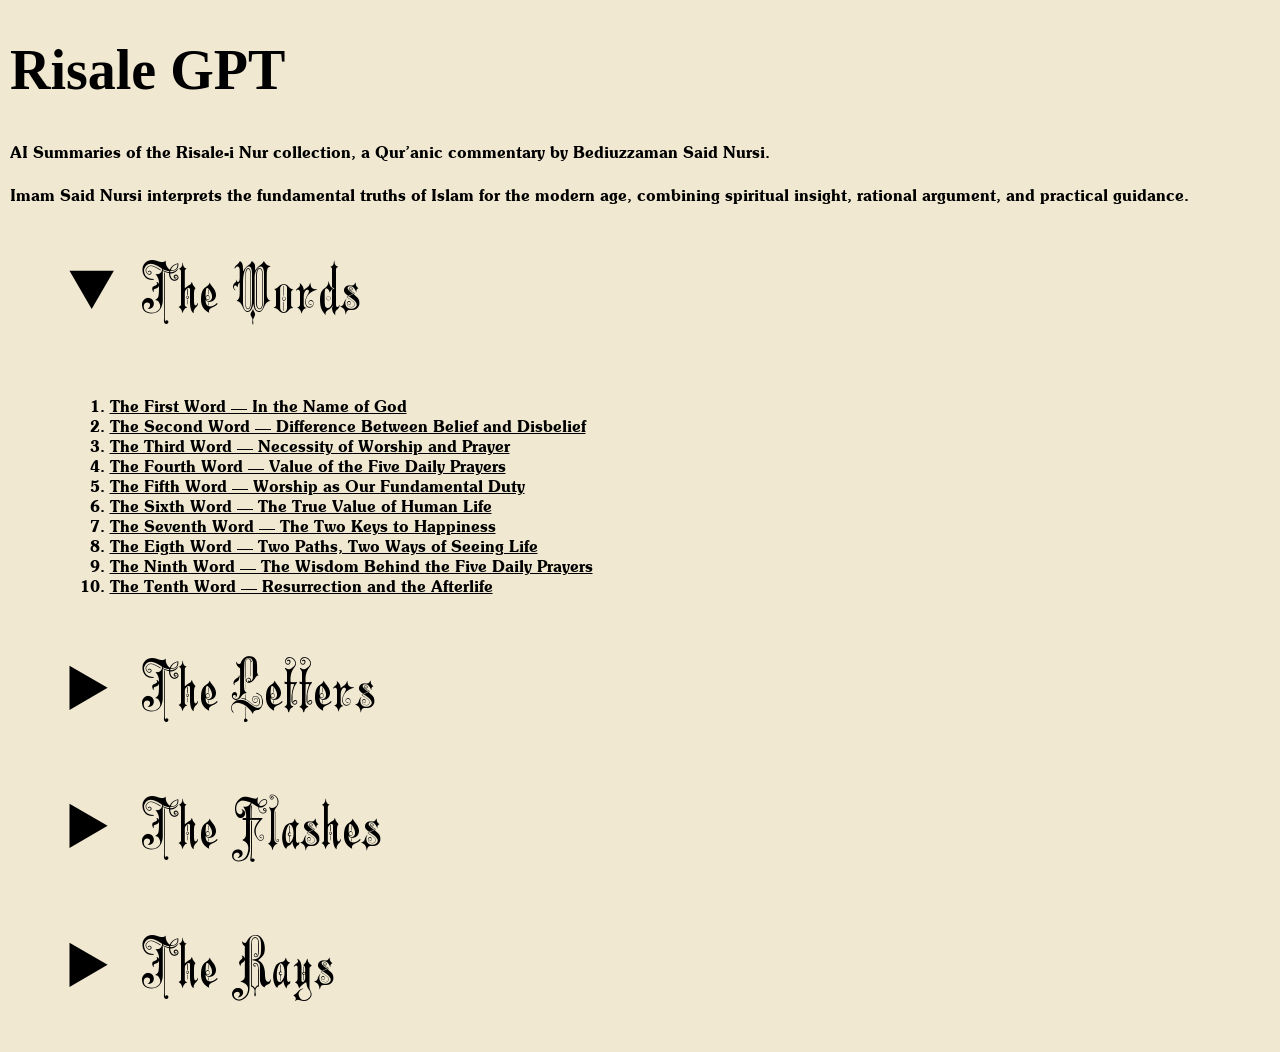
<file: index.html>
<!DOCTYPE html>

<html lang="en">

	<head>
		<link rel="stylesheet" type="text/css" href="resources/css/style.css">
		
		<link rel="icon" type="image/x-icon" href="resources/img/logo.png">
		
		<meta name="viewport" content="width=device-width, initial-scale=1.0">
		
		<meta http-equiv="refresh" content="300">
		
		<title>Risale GPT</title>
	</head>

	<body>
		<header>
			<h1>Risale GPT</h1>
			
			<p>AI Summaries of the Risale-i Nur collection, a Qur’anic commentary by Bediuzzaman Said Nursi.</p>
			
			<p>Imam Said Nursi interprets the fundamental truths of Islam for the modern age, combining spiritual insight, rational argument, and practical guidance.</p>
		</header>

		<section>
			<details open>
				<summary>The Words</summary>
				<ol>
					<li><a href="words/words_01.html">The First Word — In the Name of God</a></li>
					<li><a href="words/words_02.html">The Second Word — Difference Between Belief and Disbelief</a></li>
					<li><a href="words/words_03.html">The Third Word — Necessity of Worship and Prayer</a></li>
					<li><a href="words/words_04.html">The Fourth Word — Value of the Five Daily Prayers</a></li>
					<li><a href="words/words_05.html">The Fifth Word — Worship as Our Fundamental Duty</a></li>
					<li><a href="words/words_06.html">The Sixth Word — The True Value of Human Life</a></li>
					<li><a href="words/words_07.html">The Seventh Word — The Two Keys to Happiness</a></li>
					<li><a href="words/words_08.html">The Eigth Word — Two Paths, Two Ways of Seeing Life</a></li>
					<li><a href="words/words_09.html">The Ninth Word — The Wisdom Behind the Five Daily Prayers</a></li>
					<li><a href="words/words_10.html">The Tenth Word — Resurrection and the Afterlife</a></li>
				</ol>
			</details>
			
			<br>
			
			<details>
				<summary>The Letters</summary>
				
			</details>
			
			<br>
			
			<details>
				<summary>The Flashes</summary>
				
			</details>
			
			<br>
			
			<details>
				<summary>The Rays</summary>
				
			</details>
		</section>
	</body>
</html>
</file>
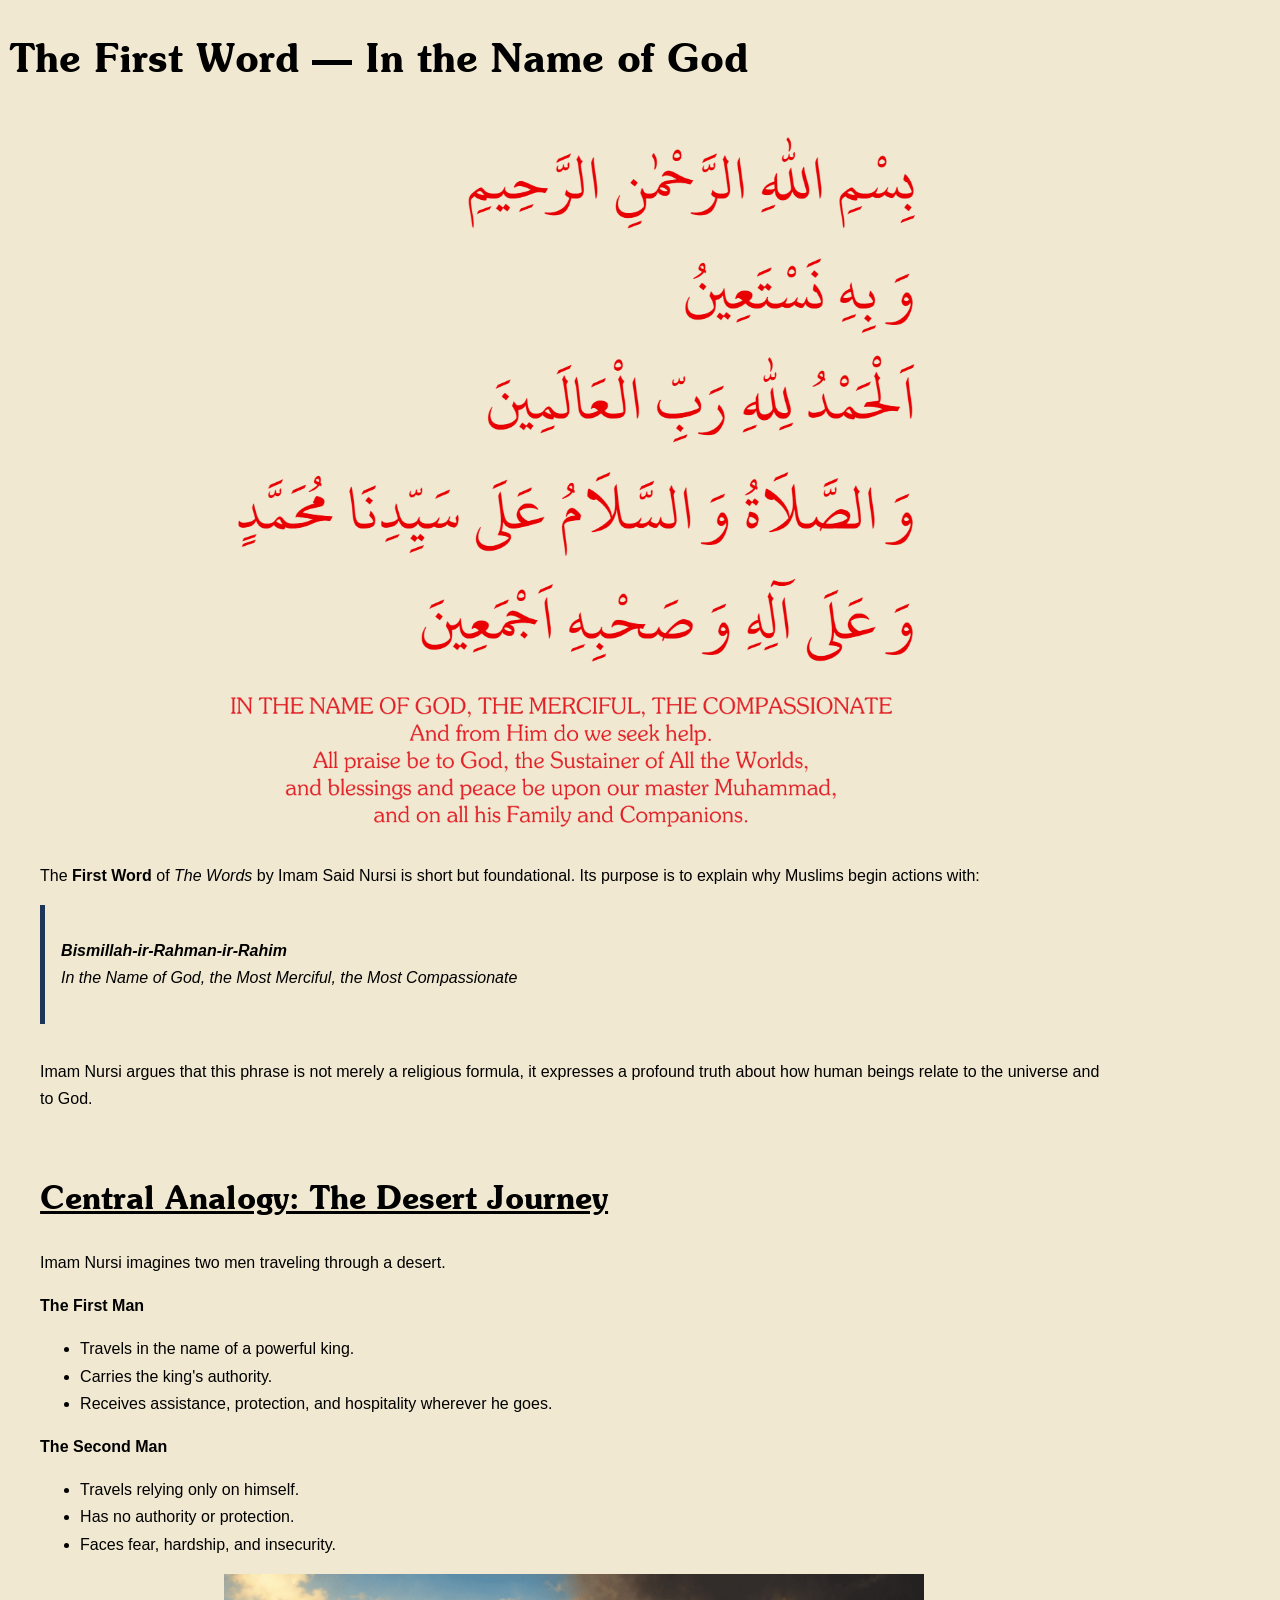
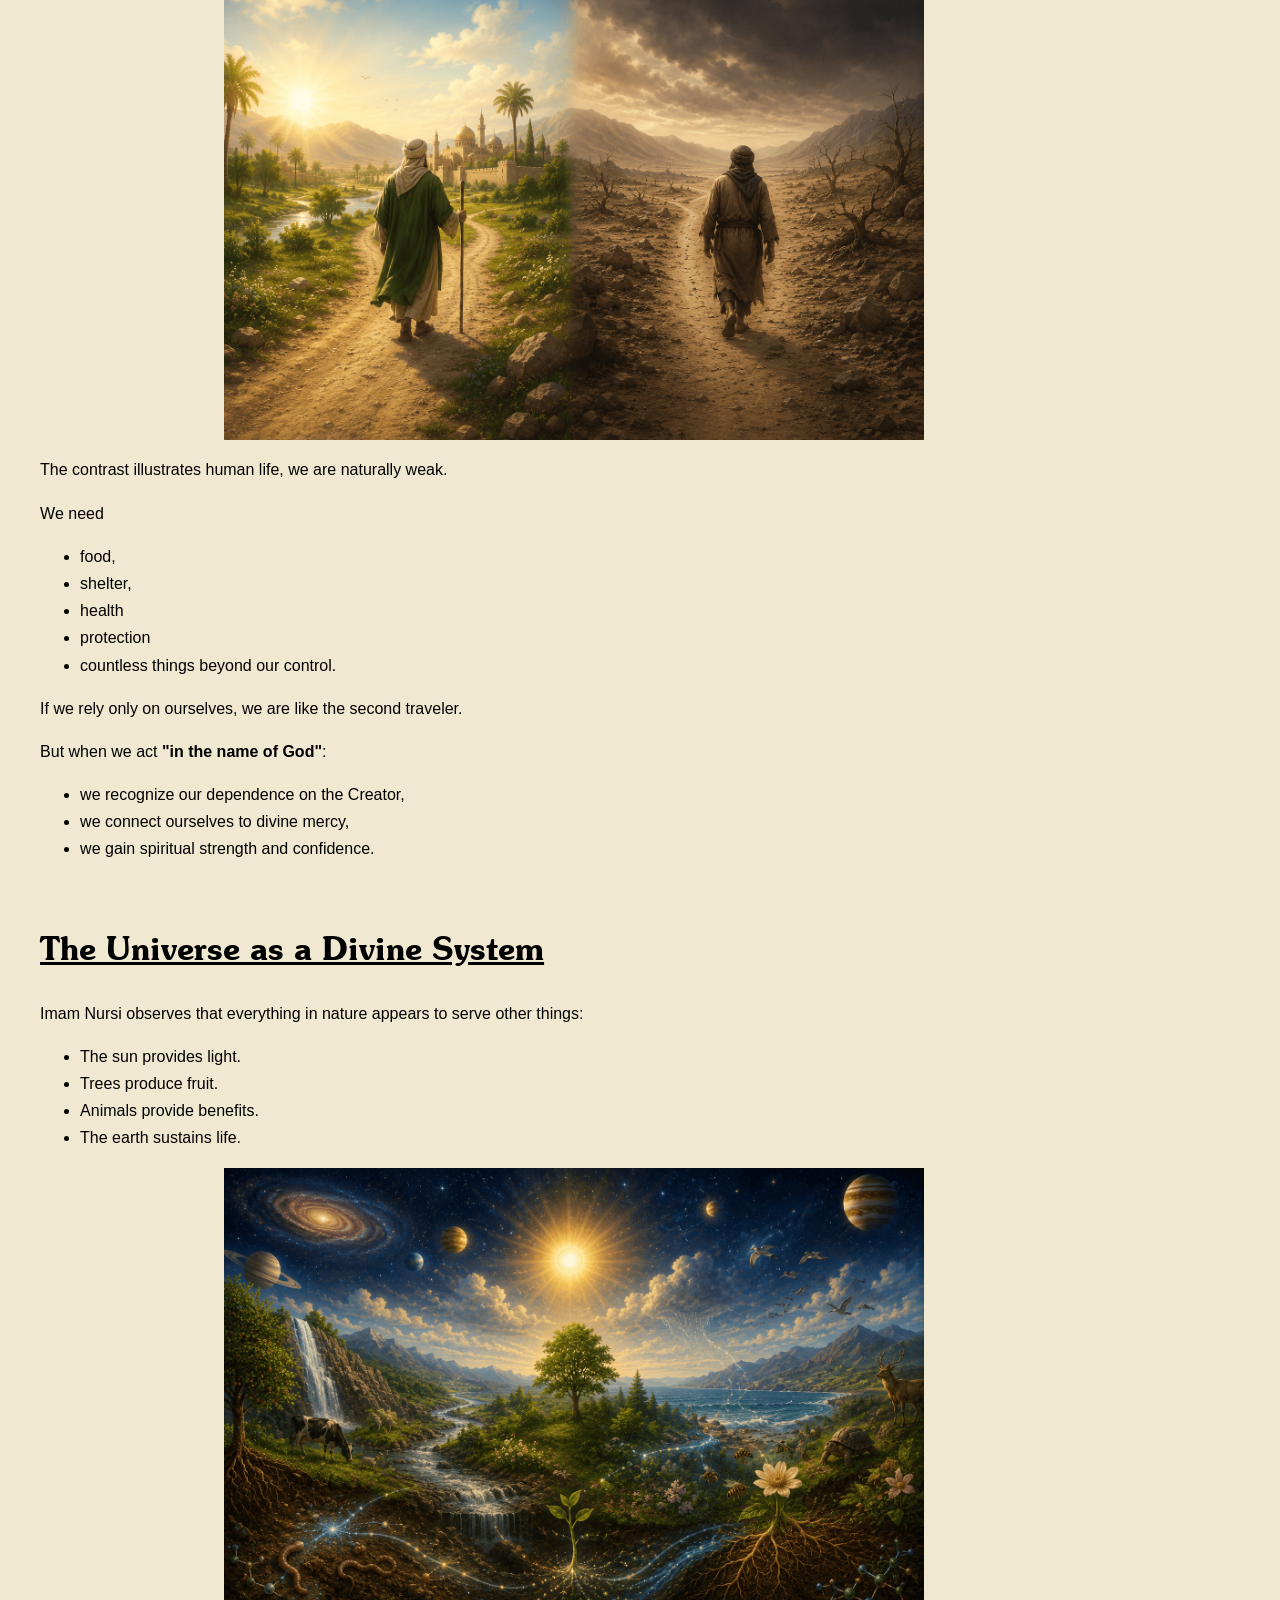
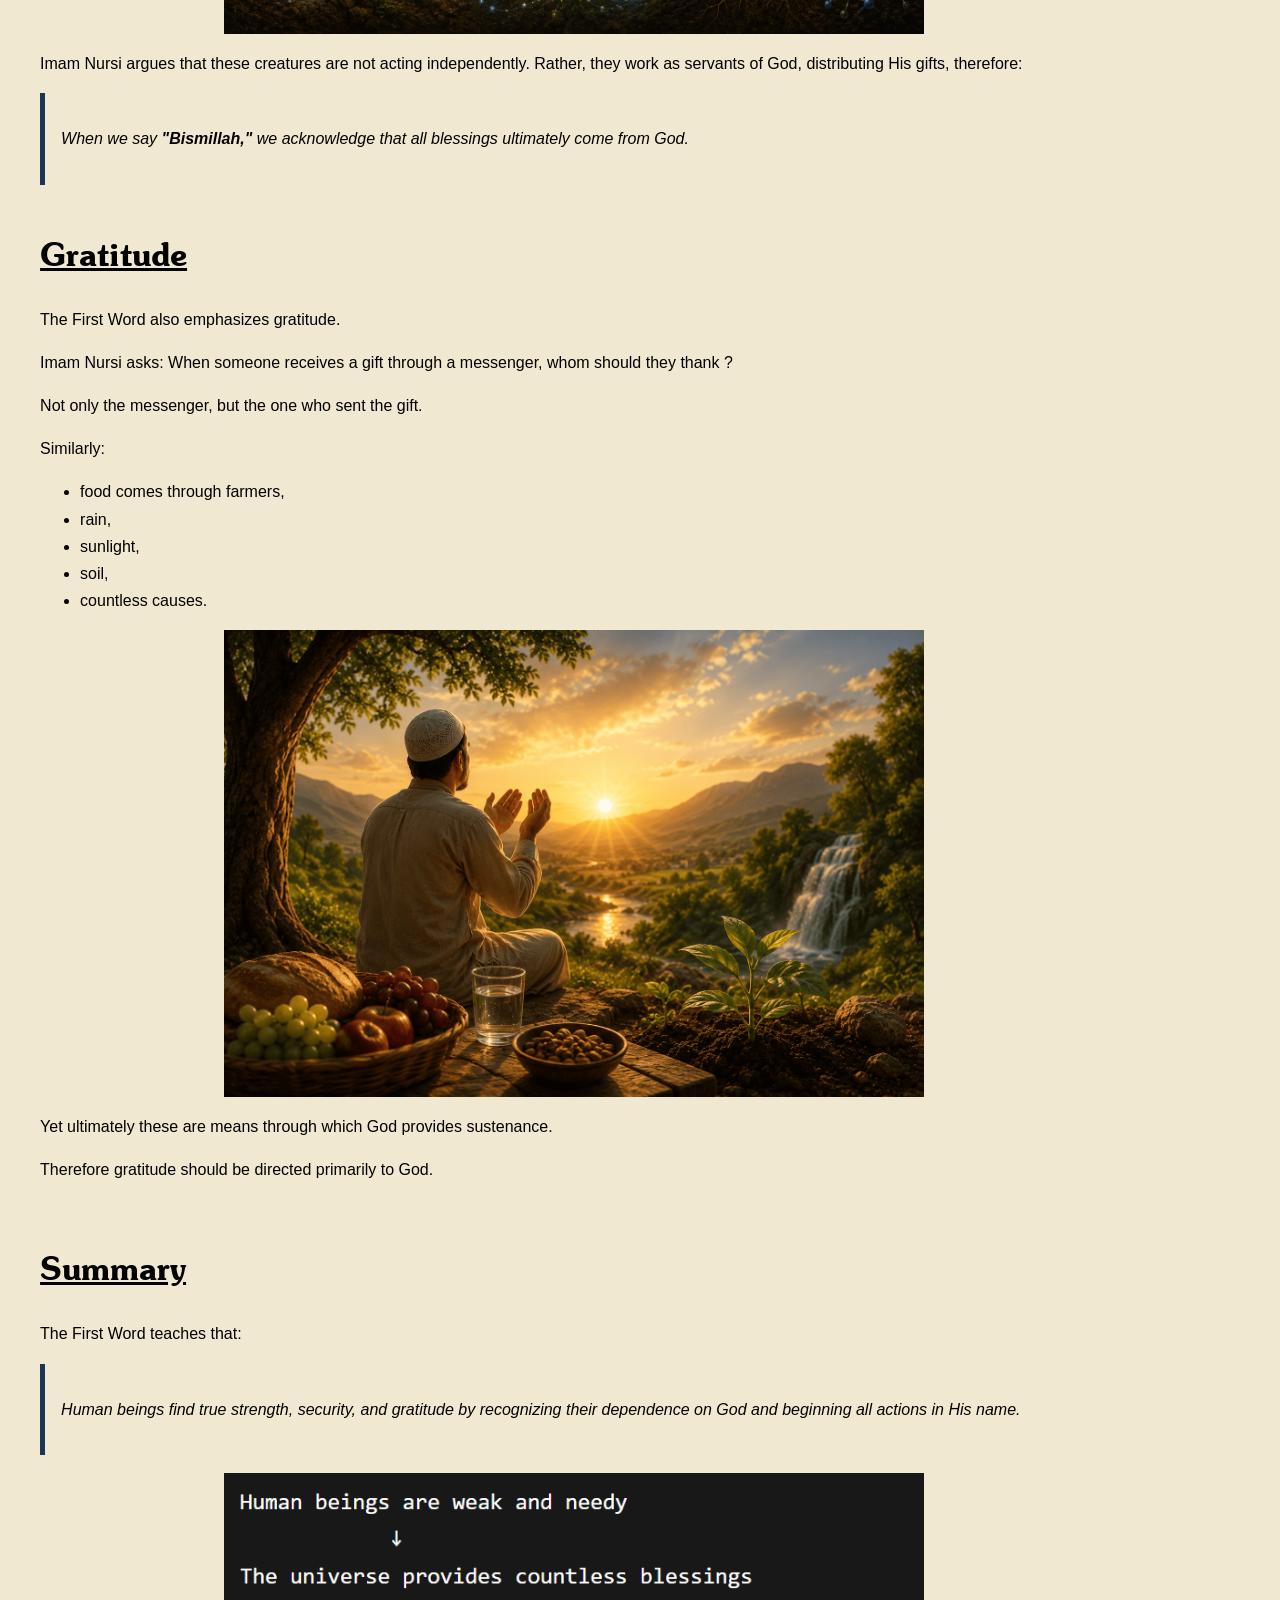
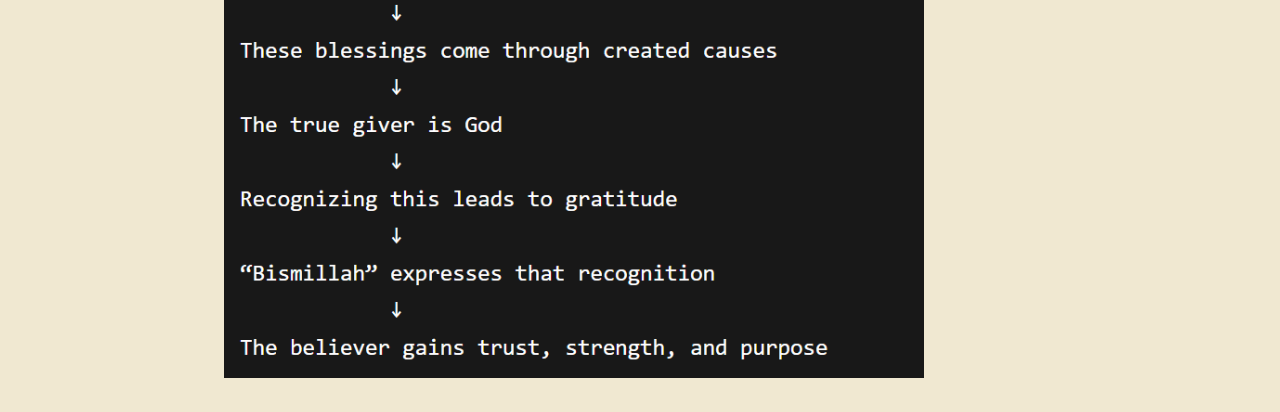
<file: words/words_01.html>
<!DOCTYPE html>

<html lang="en">

    <head>
        <link rel="stylesheet" type="text/css" href="../resources/css/style.css">
		
		<link rel="icon" type="image/x-icon" href="../resources/img/logo.png">
		
		<meta name="viewport" content="width=device-width, initial-scale=1.0">
		
		<meta http-equiv="refresh" content="300">
		
        <title>The First Word</title>
        
    </head>

    <body>
        
        <header>
            <h2>The First Word — In the Name of God</h2>
			
            
			
        
        </header>
        
        <section>
			<img src="../resources/img/words_01/IMG00.png" alt="The First Word">
			
			<br>
			
			<img src="../resources/img/words_01/IMG01.png" alt="The First Word ENG">
			
			<br>
			
			<p class="normal-text">The <b>First Word</b> of <i>The Words</i> by Imam Said Nursi is short but foundational. Its purpose is to explain why Muslims begin actions with:</p>
			
			<div class="quote">
				<p class="italic-text"><b>Bismillah-ir-Rahman-ir-Rahim</b><br>In the Name of God, the Most Merciful, the Most Compassionate</p>
			</div>
			
			<br>
			
			<p class="normal-text">Imam Nursi argues that this phrase is not merely a religious formula, it expresses a profound truth about how human beings relate to the universe and to God.</p>
			
			<br>
			
			<h3>Central Analogy: The Desert Journey</h3>
			
			<p class="normal-text">Imam Nursi imagines two men traveling through a desert.</p>
			
			<p class="normal-text">
				<b>The First Man</b>
				
				<ul>
					<li class="normal-text">Travels in the name of a powerful king.</li>
					<li class="normal-text">Carries the king's authority.</li>
					<li class="normal-text">Receives assistance, protection, and hospitality wherever he goes.</li>
				</ul>
			</p>
			
			<p class="normal-text">
				<b>The Second Man</b>
				
				<ul>
					<li class="normal-text">Travels relying only on himself.</li>
					<li class="normal-text">Has no authority or protection.</li>
					<li class="normal-text">Faces fear, hardship, and insecurity.</li>
				</ul>
			</p>
			
			<img src="../resources/img/words_01/IMG02.png" alt="Journey">
			
			<p class="normal-text">The contrast illustrates human life, we are naturally weak.</p>
			
			<p class="normal-text">
				We need
				
				<ul>
					<li class="normal-text">food,</li>
					<li class="normal-text">shelter,</li>
					<li class="normal-text">health</li>
					<li class="normal-text">protection</li>
					<li class="normal-text">countless things beyond our control.</li>
				</ul>
			</p>
			
			<p class="normal-text">If we rely only on ourselves, we are like the second traveler.</p>
			
			<p class="normal-text">
				But when we act <b>"in the name of God"</b>:
				
				<ul>
					<li class="normal-text">we recognize our dependence on the Creator,</li>
					<li class="normal-text">we connect ourselves to divine mercy,</li>
					<li class="normal-text">we gain spiritual strength and confidence.</li>
				</ul>
			</p>
			
			<br>

			<h3>The Universe as a Divine System</h3>
			
			<p class="normal-text">
				Imam Nursi observes that everything in nature appears to serve other things:
				
				<ul>
					<li class="normal-text">The sun provides light.</li>
					<li class="normal-text">Trees produce fruit.</li>
					<li class="normal-text">Animals provide benefits.</li>
					<li class="normal-text">The earth sustains life.</li>
				</ul>
			</p>
			
			<img src="../resources/img/words_01/IMG03.png" alt="Universe">
			
			<p class="normal-text">
				Imam Nursi argues that these creatures are not acting independently.
				Rather, they work as servants of God, distributing His gifts, therefore:
			</p>
			
			<div class="quote">
				<p class="italic-text">When we say <b>"Bismillah,"</b> we acknowledge that all blessings ultimately come from God.</p>
			</div>
			
			<br>
			
			<h3>Gratitude</h3>
			
			<p class="normal-text">The First Word also emphasizes gratitude.</p>
			
			<p class="normal-text">Imam Nursi asks: When someone receives a gift through a messenger, whom should they thank ?</p>
			
			<p class="normal-text">Not only the messenger, but the one who sent the gift.</p>
			
			<p class="normal-text">
				Similarly:
				
				<ul>
					<li class="normal-text">food comes through farmers,</li>
					<li class="normal-text">rain,</li>
					<li class="normal-text">sunlight,</li>
					<li class="normal-text">soil,</li>
					<li class="normal-text">countless causes.</li>
				</ul>
			</p>
			
			<img src="../resources/img/words_01/IMG04.png" alt="Gratitude">
			
			<p class="normal-text">Yet ultimately these are means through which God provides sustenance.</p>
			
			<p class="normal-text">Therefore gratitude should be directed primarily to God.</p>
			
			<br>
			
			<h3>Summary</h3>
			
			<p class="normal-text">
				The First Word teaches that:
			</p>
			
			<div class="quote">
				<p class="italic-text">Human beings find true strength, security, and gratitude by recognizing their dependence on God and beginning all actions in His name.</p>
			</div>
			
			<br>
			
			<img src="../resources/img/words_01/IMG05.png" alt="Summary">
			
			<br>
			
        </section>
    
    </body>
    

</html>
</file>
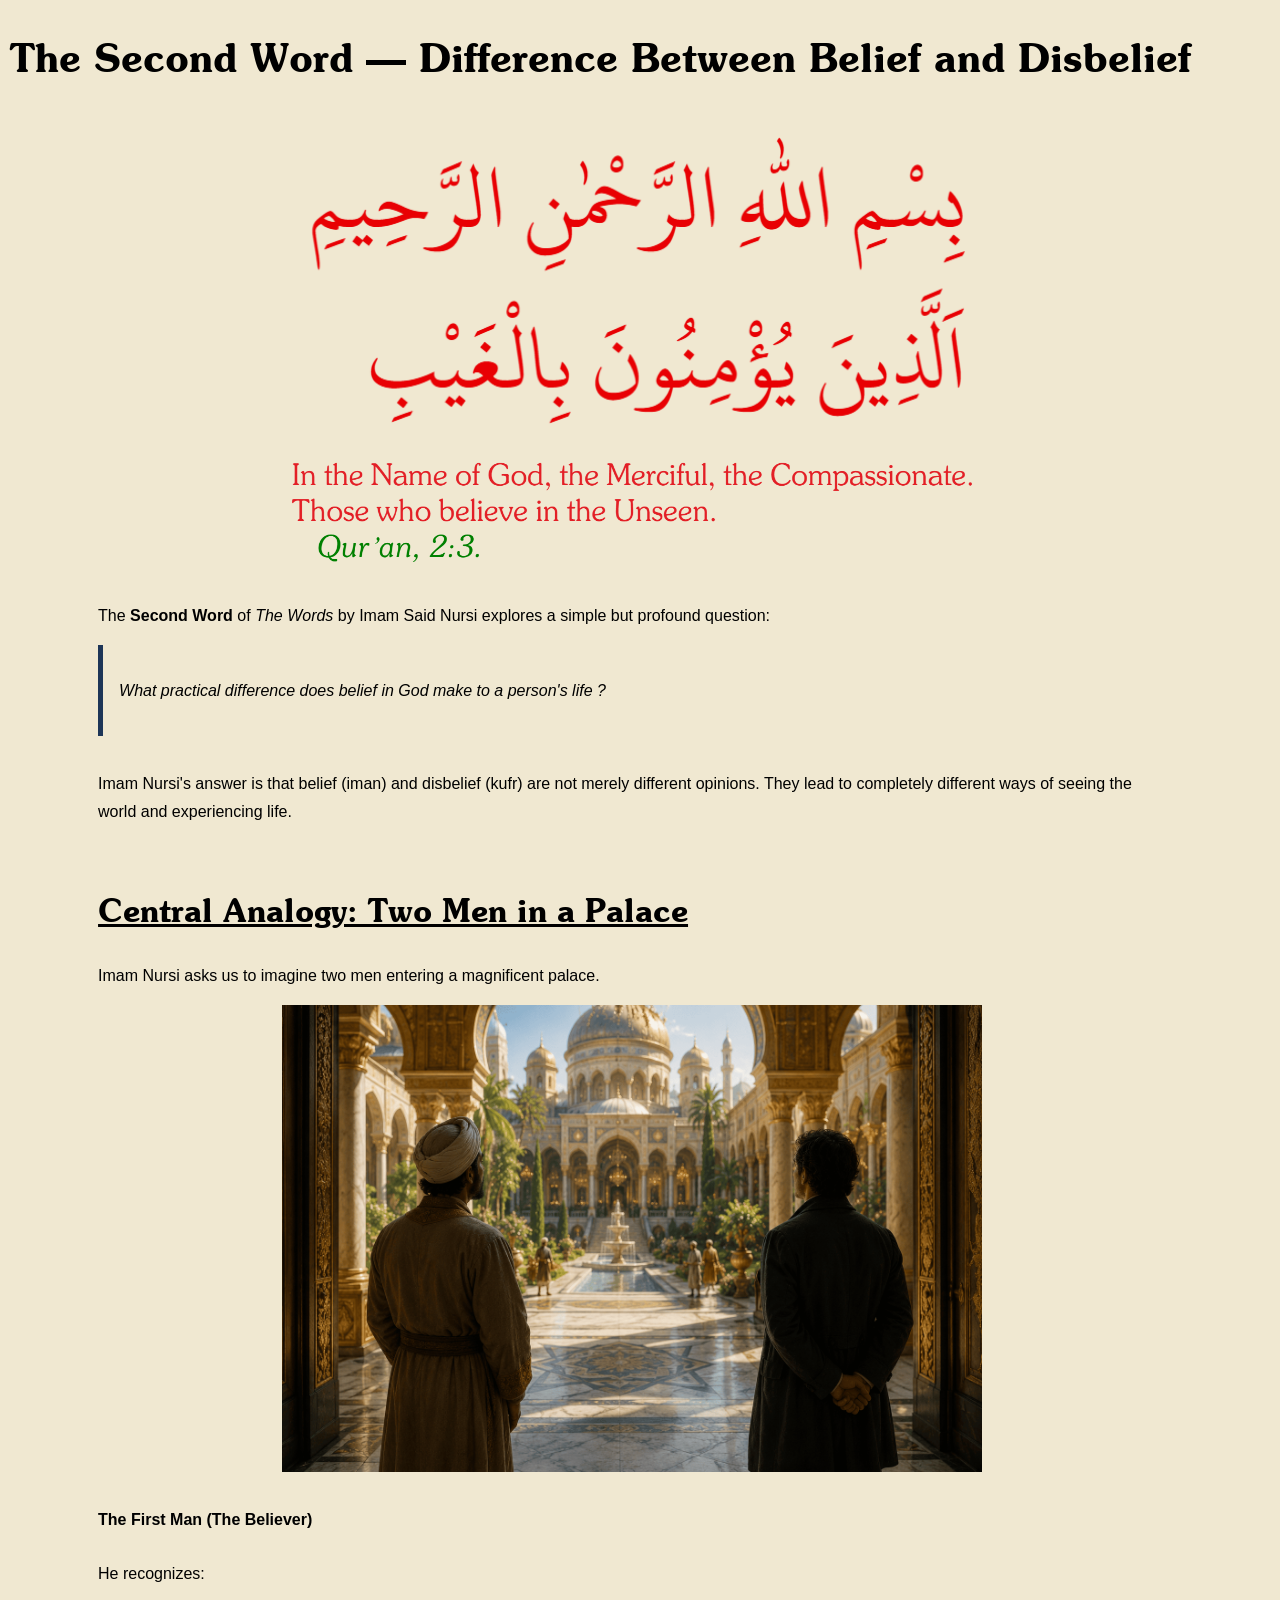
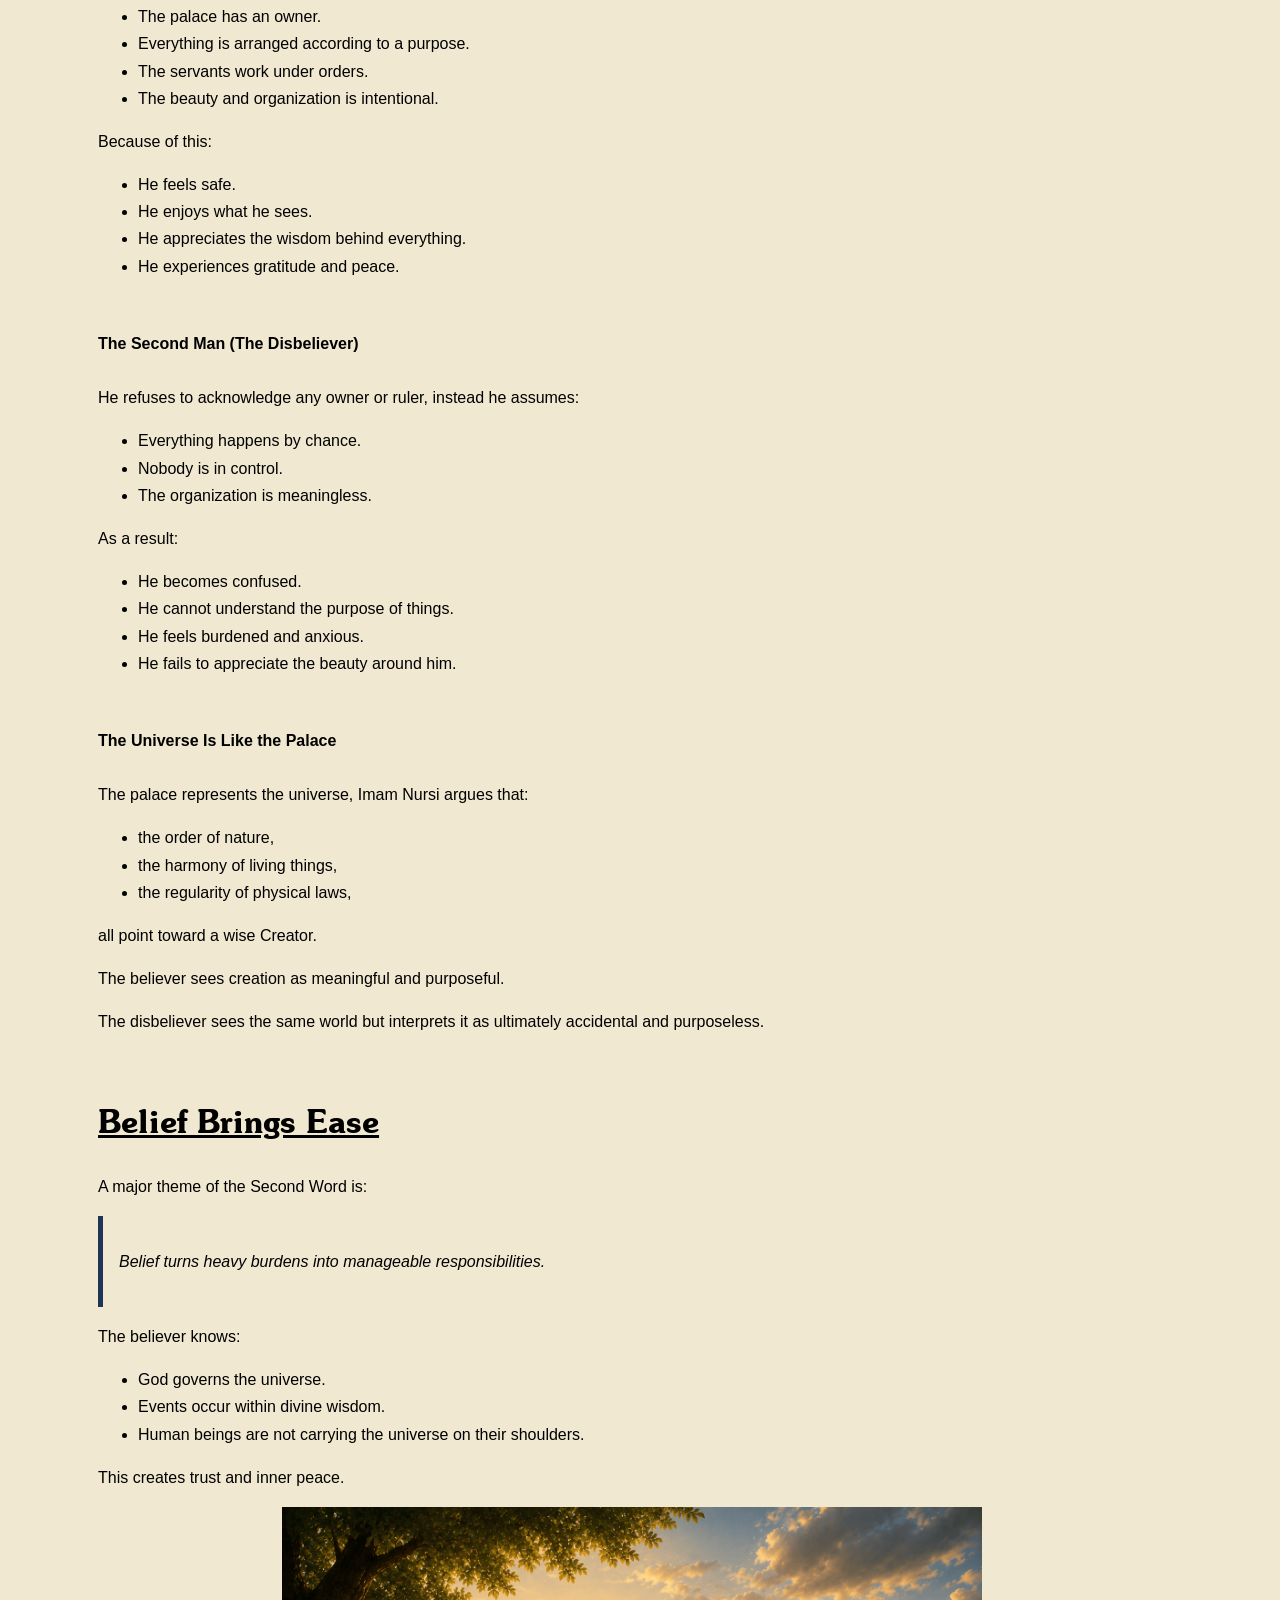
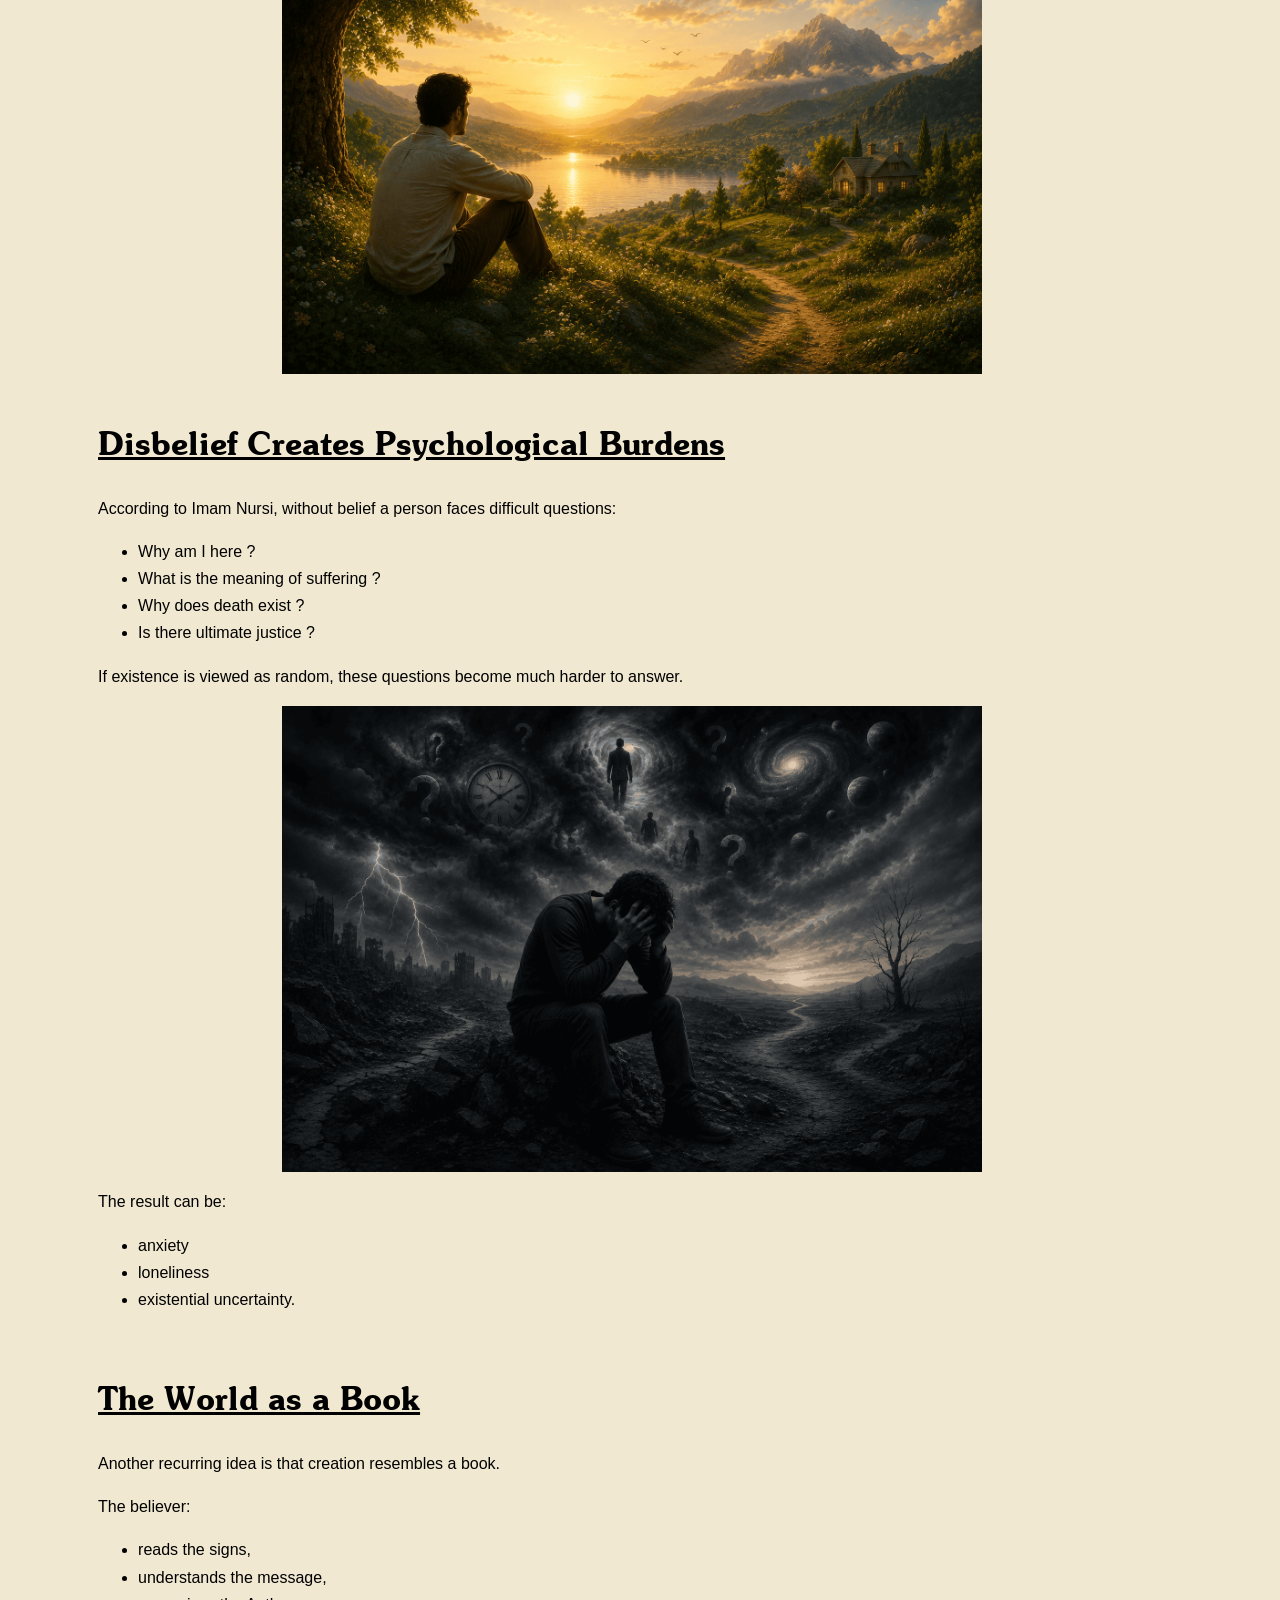
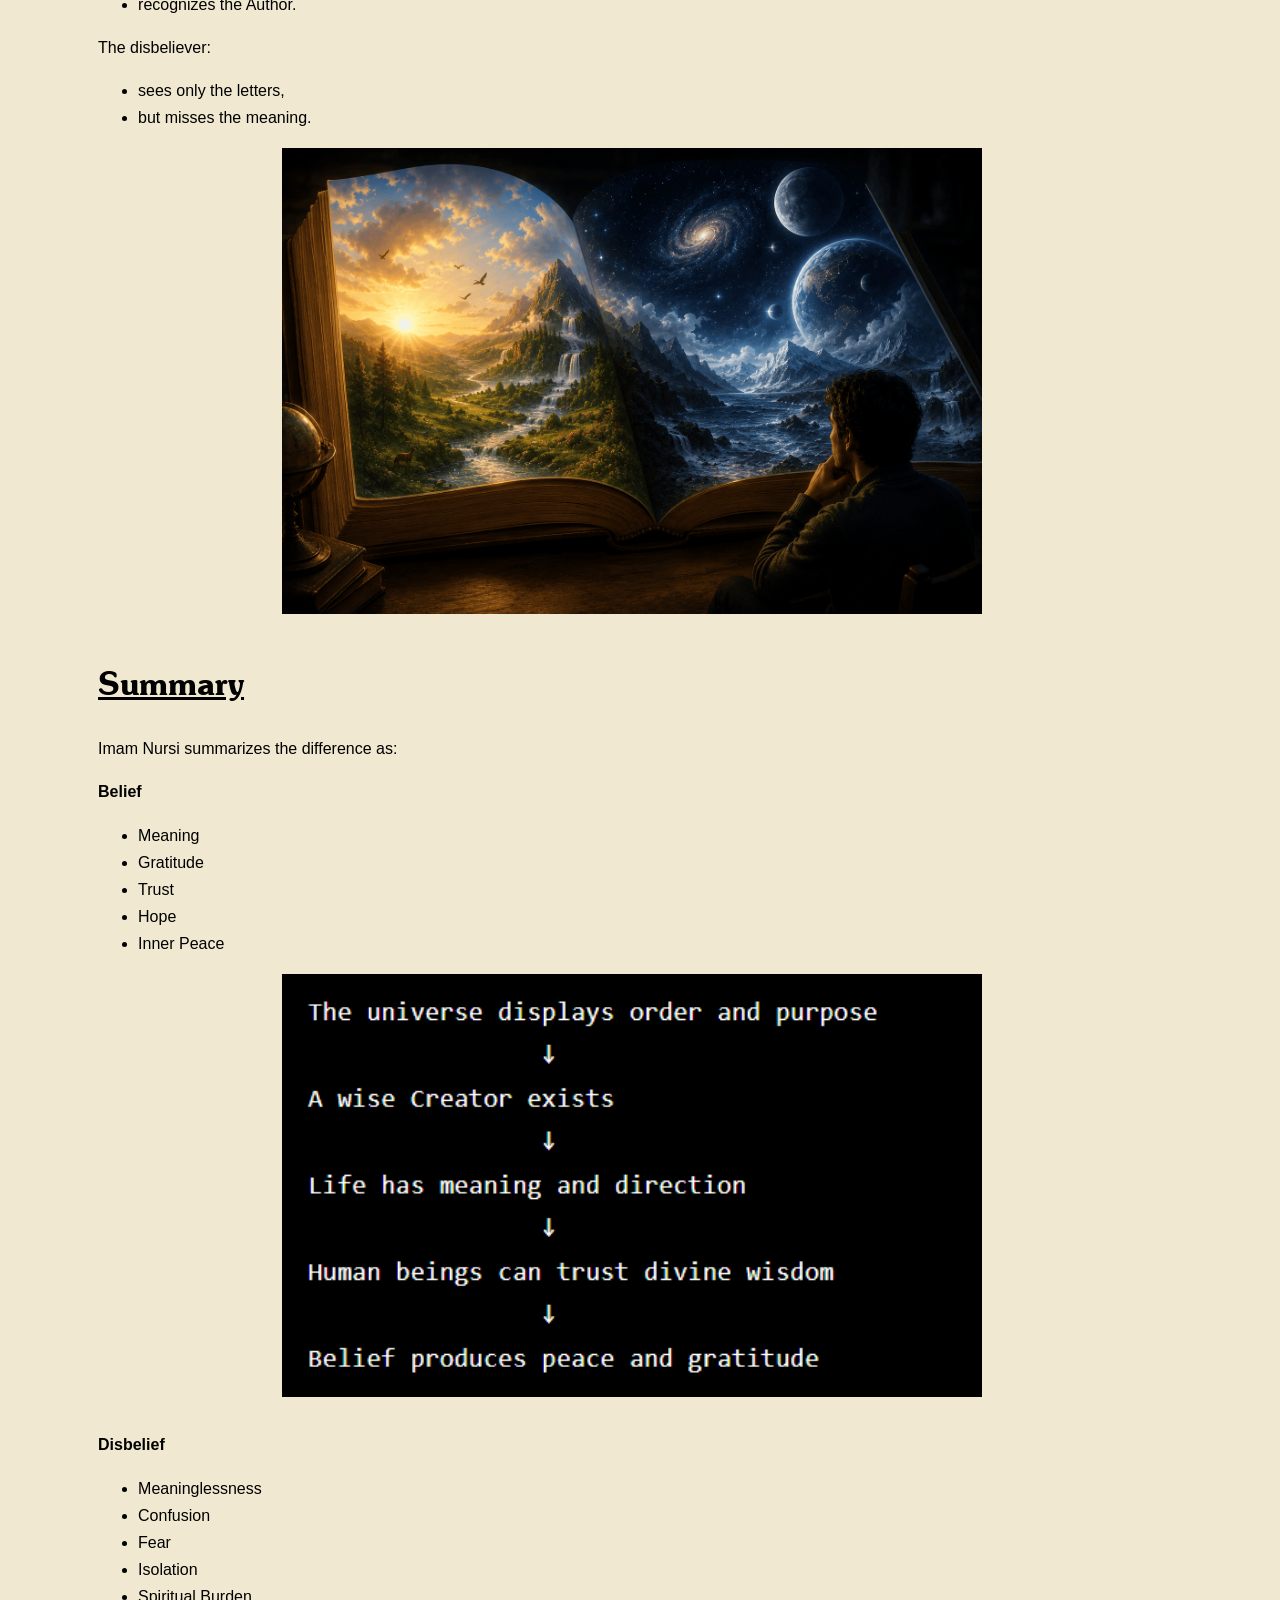
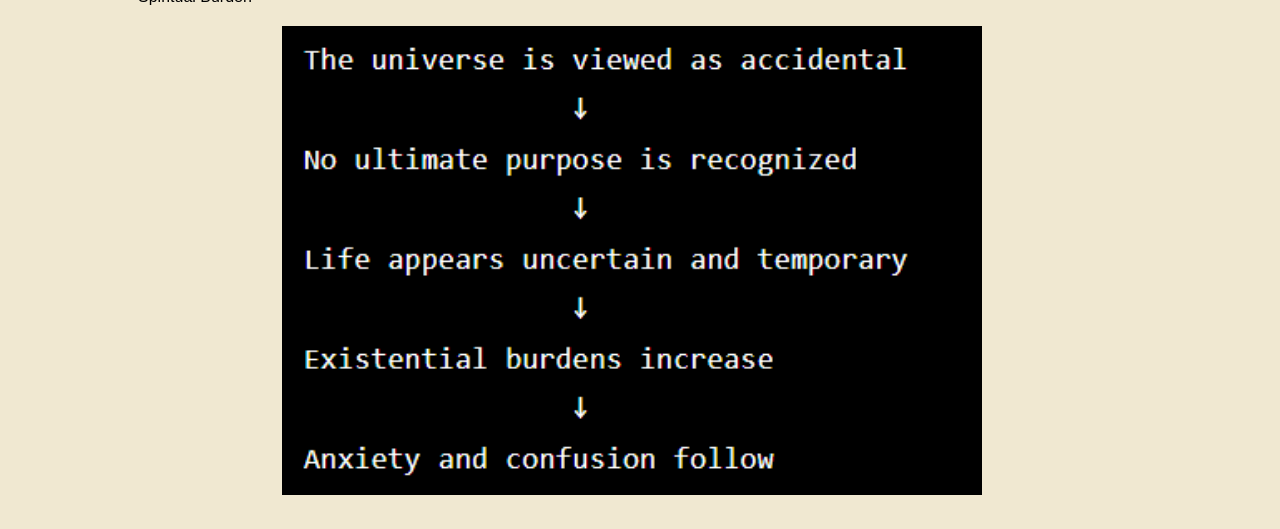
<file: words/words_02.html>
<!DOCTYPE html>

<html lang="en">

    <head>
        <link rel="stylesheet" type="text/css" href="../resources/css/style.css">
		
		<link rel="icon" type="image/x-icon" href="../resources/img/logo.png">
		
		<meta name="viewport" content="width=device-width, initial-scale=1.0">
		
		<meta http-equiv="refresh" content="300">
		
        <title>The Second Word</title>
        
    </head>

    <body>
        
        <header>
            <h2>The Second Word — Difference Between Belief and Disbelief</h2>
			
            
			
        
        </header>
        
        <section>
		
			<img src="../resources/img/words_02/IMG00.png" alt="The Second Word">
			
			<br>
			
			<img src="../resources/img/words_02/IMG01.png" alt="The Second Word ENG">
			
			<br>
			
			<p class="normal-text">The <b>Second Word</b> of <i>The Words</i> by Imam Said Nursi explores a simple but profound question:</p>
			
			<div class="quote">
				<p class="italic-text">What practical difference does belief in God make to a person's life ?</p>
			</div>
			
			<br>
			
			<p class="normal-text">Imam Nursi's answer is that belief (iman) and disbelief (kufr) are not merely different opinions. They lead to completely different ways of seeing the world and experiencing life.</p>
			
			<br>
			
			<h3>Central Analogy: Two Men in a Palace</h3>
			
			<p class="normal-text">Imam Nursi asks us to imagine two men entering a magnificent palace.</p>
			
			<img src="../resources/img/words_02/IMG02.png" alt="Palace">
			
			<br>
			
			<p class="normal-text">
				<b>The First Man (The Believer)</b><br><br>
				
				He recognizes:
				
				<ul>
					<li class="normal-text">The palace has an owner.</li>
					<li class="normal-text">Everything is arranged according to a purpose.</li>
					<li class="normal-text">The servants work under orders.</li>
					<li class="normal-text">The beauty and organization is intentional.</li>
				</ul>
			</p>
			
			<p class="normal-text">
				Because of this:
				
				<ul>
					<li class="normal-text">He feels safe.</li>
					<li class="normal-text">He enjoys what he sees.</li>
					<li class="normal-text">He appreciates the wisdom behind everything.</li>
					<li class="normal-text">He experiences gratitude and peace.</li>
				</ul>
			</p>
			
			<br>
			
			<p class="normal-text">
				<b>The Second Man (The Disbeliever)</b><br><br>
				
				He refuses to acknowledge any owner or ruler, instead he assumes:
				
				<ul>
					<li class="normal-text">Everything happens by chance.</li>
					<li class="normal-text">Nobody is in control.</li>
					<li class="normal-text">The organization is meaningless.</li>
				</ul>
			</p>
			
			<p class="normal-text">
				As a result:
				
				<ul>
					<li class="normal-text">He becomes confused.</li>
					<li class="normal-text">He cannot understand the purpose of things.</li>
					<li class="normal-text">He feels burdened and anxious.</li>
					<li class="normal-text">He fails to appreciate the beauty around him.</li>
				</ul>
			</p>
			
			<br>
			
			<p class="normal-text">
				<b>The Universe Is Like the Palace</b><br><br>
				
				The palace represents the universe, Imam Nursi argues that:
				
				<ul>
					<li class="normal-text">the order of nature,</li>
					<li class="normal-text">the harmony of living things,</li>
					<li class="normal-text">the regularity of physical laws,</li>
				</ul>
			</p>
			
			<p class="normal-text">all point toward a wise Creator.</p>
			
			<p class="normal-text">The believer sees creation as meaningful and purposeful.</p>
			
			<p class="normal-text">The disbeliever sees the same world but interprets it as ultimately accidental and purposeless.</p>
			
			<br>

			<h3>Belief Brings Ease</h3>
			
			<p class="normal-text">A major theme of the Second Word is:</p>
			
			<div class="quote">
				<p class="italic-text">Belief turns heavy burdens into manageable responsibilities.</p>
			</div>
			
			<p class="normal-text">
				The believer knows:
				
				<ul>
					<li class="normal-text">God governs the universe.</li>
					<li class="normal-text">Events occur within divine wisdom.</li>
					<li class="normal-text">Human beings are not carrying the universe on their shoulders.</li>
				</ul>
			</p>
			
			<p class="normal-text">This creates trust and inner peace.</p>
			
			<img src="../resources/img/words_02/IMG03.png" alt="Belief">
			
			<br>
			
			<h3>Disbelief Creates Psychological Burdens</h3>
			
			<p class="normal-text">
				According to Imam Nursi, without belief a person faces difficult questions:
				
				<ul>
					<li class="normal-text">Why am I here ?</li>
					<li class="normal-text">What is the meaning of suffering ?</li>
					<li class="normal-text">Why does death exist ?</li>
					<li class="normal-text">Is there ultimate justice ?</li>
				</ul>
			</p>
			
			<p class="normal-text">If existence is viewed as random, these questions become much harder to answer.</p>
			
			<img src="../resources/img/words_02/IMG04.png" alt="Disbelief">
			
			<p class="normal-text">
				The result can be:
				
				<ul>
					<li class="normal-text">anxiety</li>
					<li class="normal-text">loneliness</li>
					<li class="normal-text">existential uncertainty.</li>
				</ul>
			</p>
			
			<br>
			
			<h3>The World as a Book</h3>
			
			<p class="normal-text">Another recurring idea is that creation resembles a book.</p>
			
			<p class="normal-text">
				The believer:
				
				<ul>
					<li class="normal-text">reads the signs,</li>
					<li class="normal-text">understands the message,</li>
					<li class="normal-text">recognizes the Author.</li>
				</ul>
			</p>
			
			<p class="normal-text">
				The disbeliever:
				
				<ul>
					<li class="normal-text">sees only the letters,</li>
					<li class="normal-text">but misses the meaning.</li>
				</ul>
			</p>
			
			<img src="../resources/img/words_02/IMG05.png" alt="World as a book">
			
			<br>
			
			<h3>Summary</h3>
			
			<p class="normal-text">Imam Nursi summarizes the difference as:</p>
			
			<p class="normal-text">
				<b>Belief</b>
				
				<ul>
					<li class="normal-text">Meaning</li>
					<li class="normal-text">Gratitude</li>
					<li class="normal-text">Trust</li>
					<li class="normal-text">Hope</li>
					<li class="normal-text">Inner Peace</li>
				</ul>
			</p>
			
			<img src="../resources/img/words_02/IMG06.png" alt="Belief Summary">
			
			<br>
			
			<p class="normal-text">
				<b>Disbelief</b>
				
				<ul>
					<li class="normal-text">Meaninglessness</li>
					<li class="normal-text">Confusion</li>
					<li class="normal-text">Fear</li>
					<li class="normal-text">Isolation</li>
					<li class="normal-text">Spiritual Burden</li>
				</ul>
			</p>
			
			<img src="../resources/img/words_02/IMG07.png" alt="Disbelief Summary">
			
			<br>
			
        </section>
    
    </body>
    

</html>
</file>
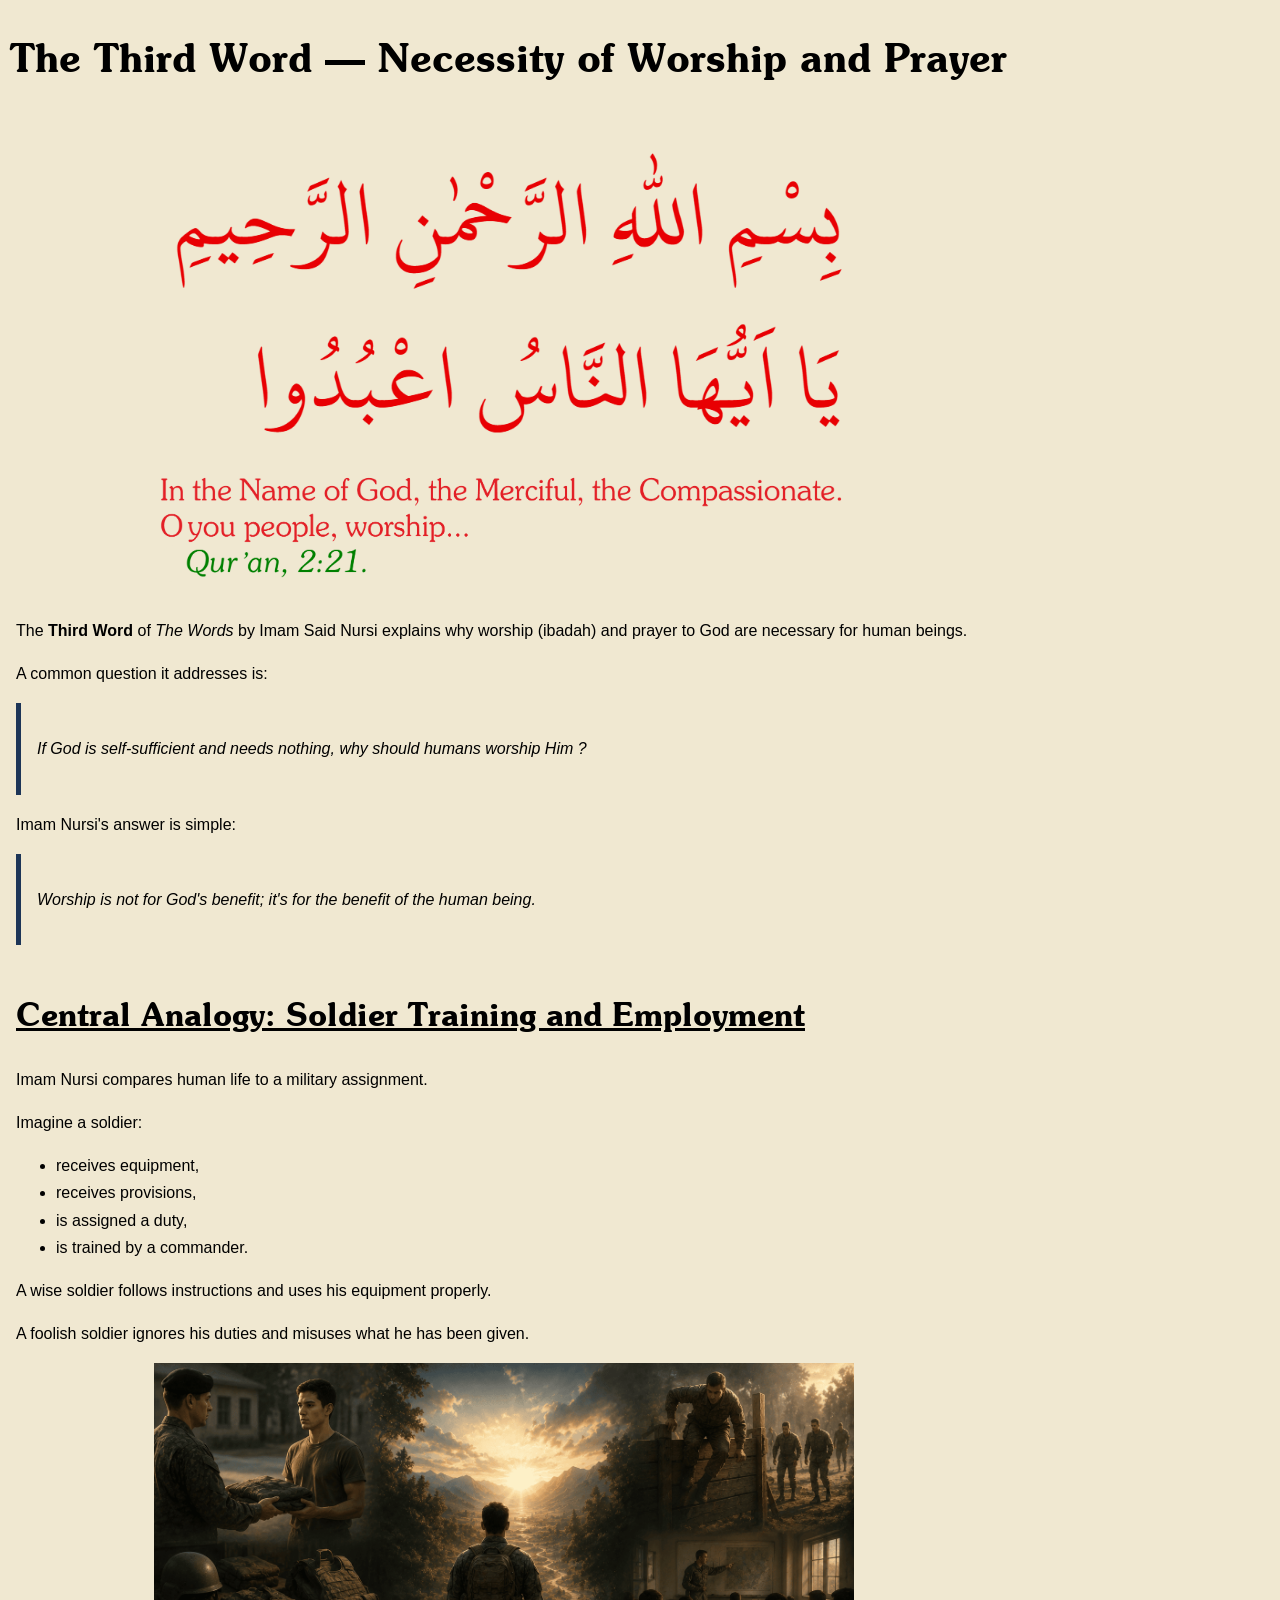
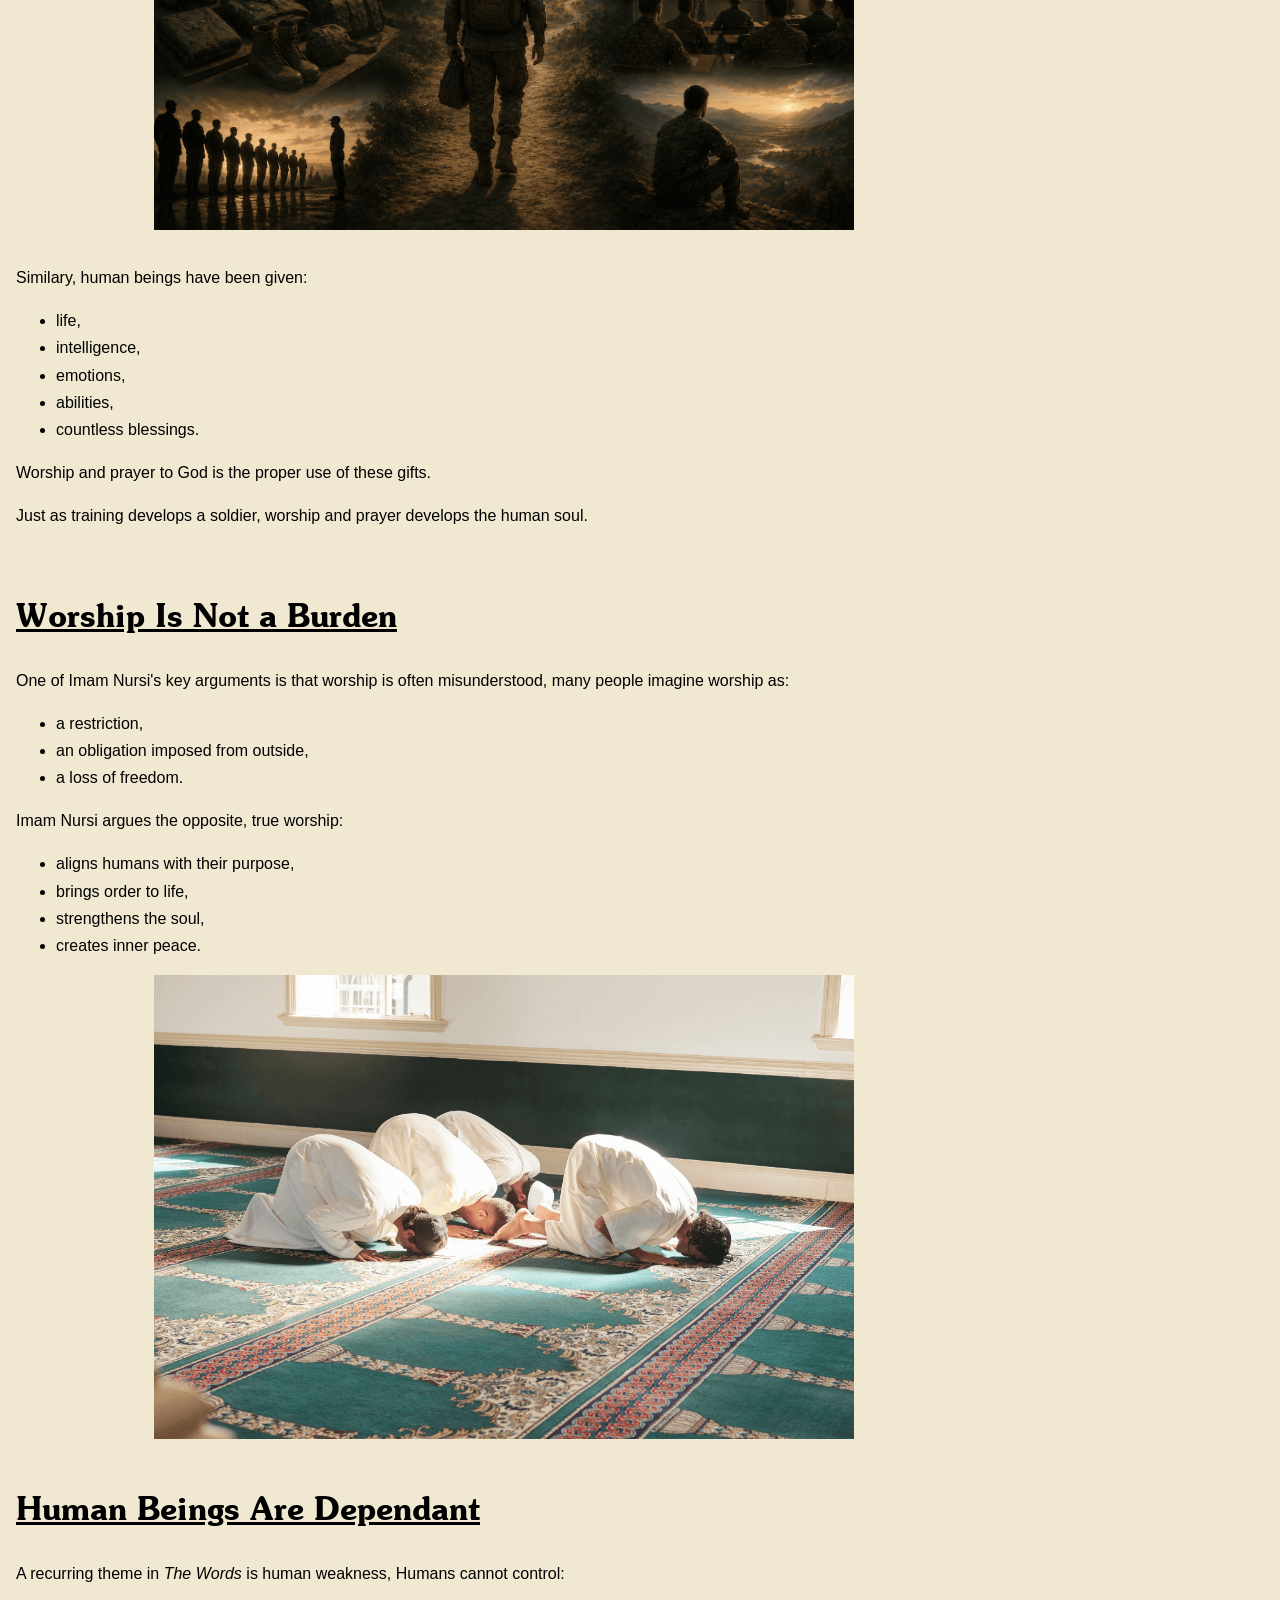
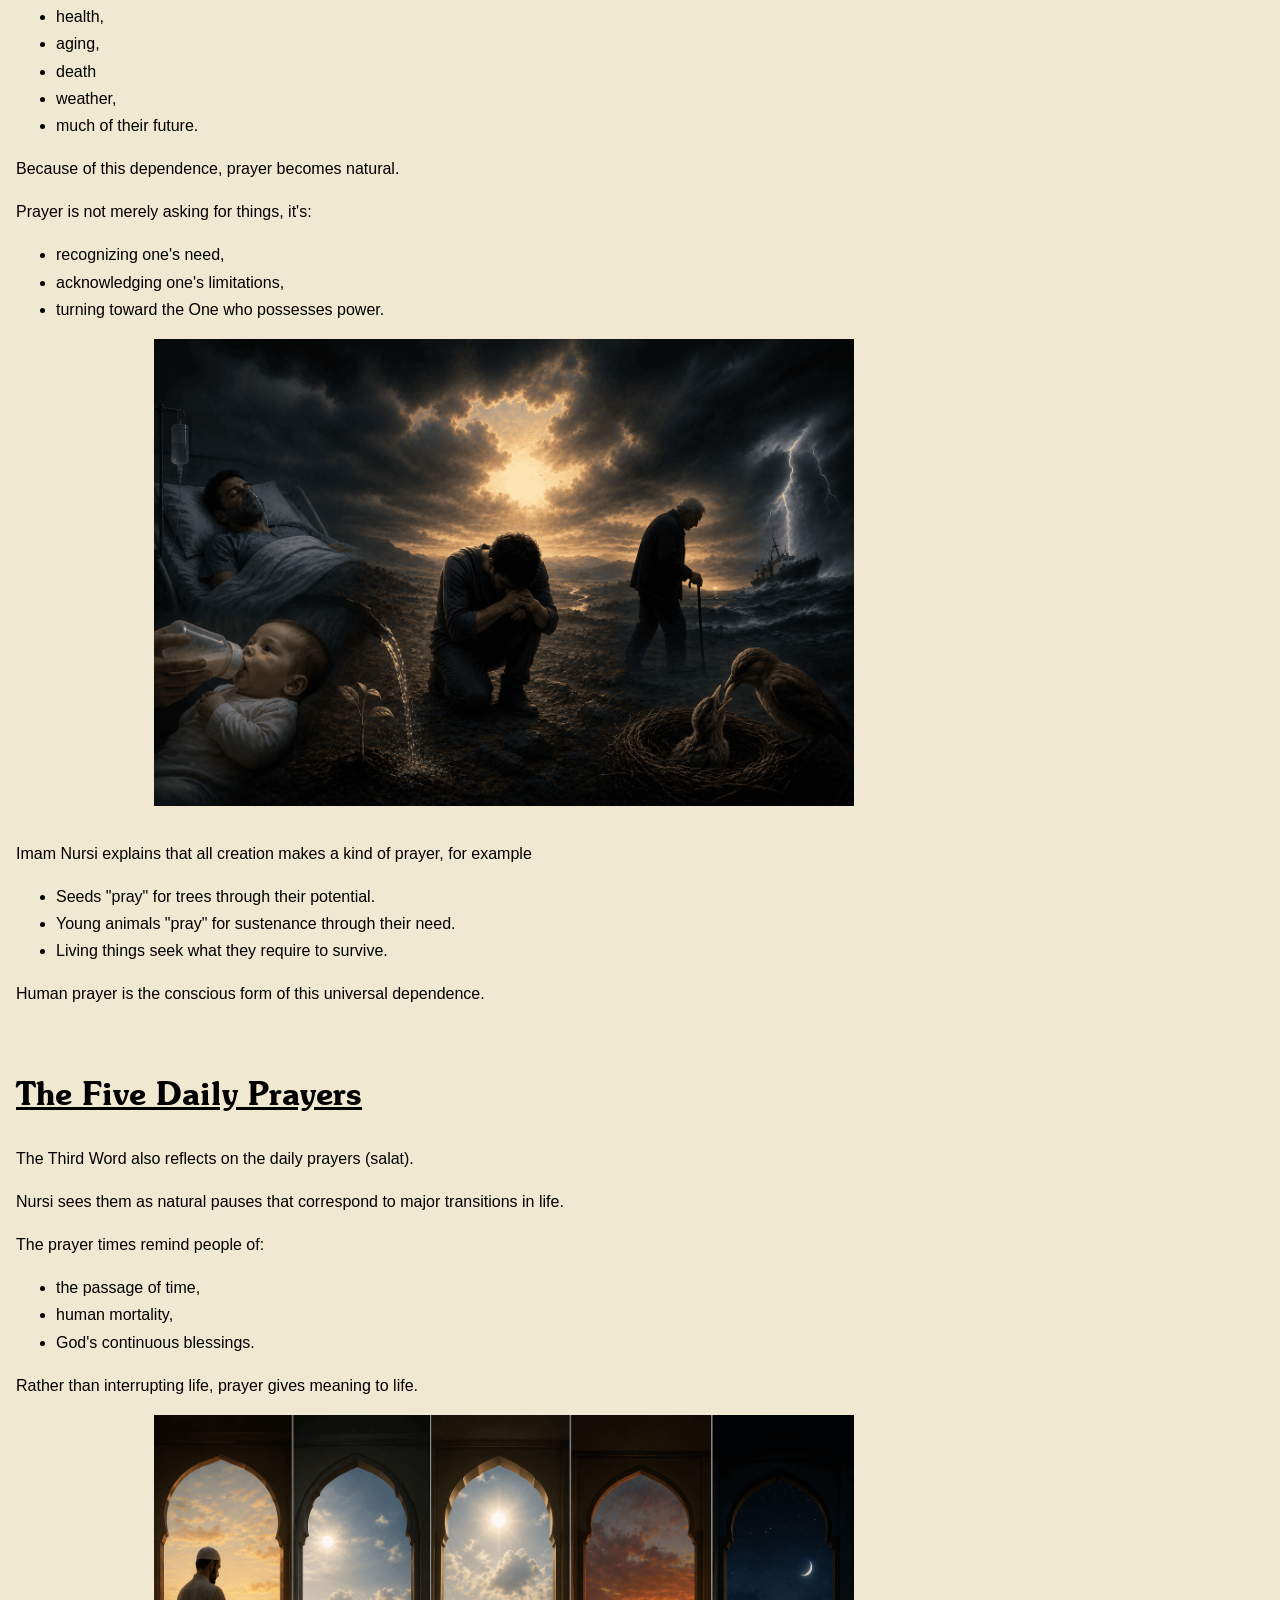
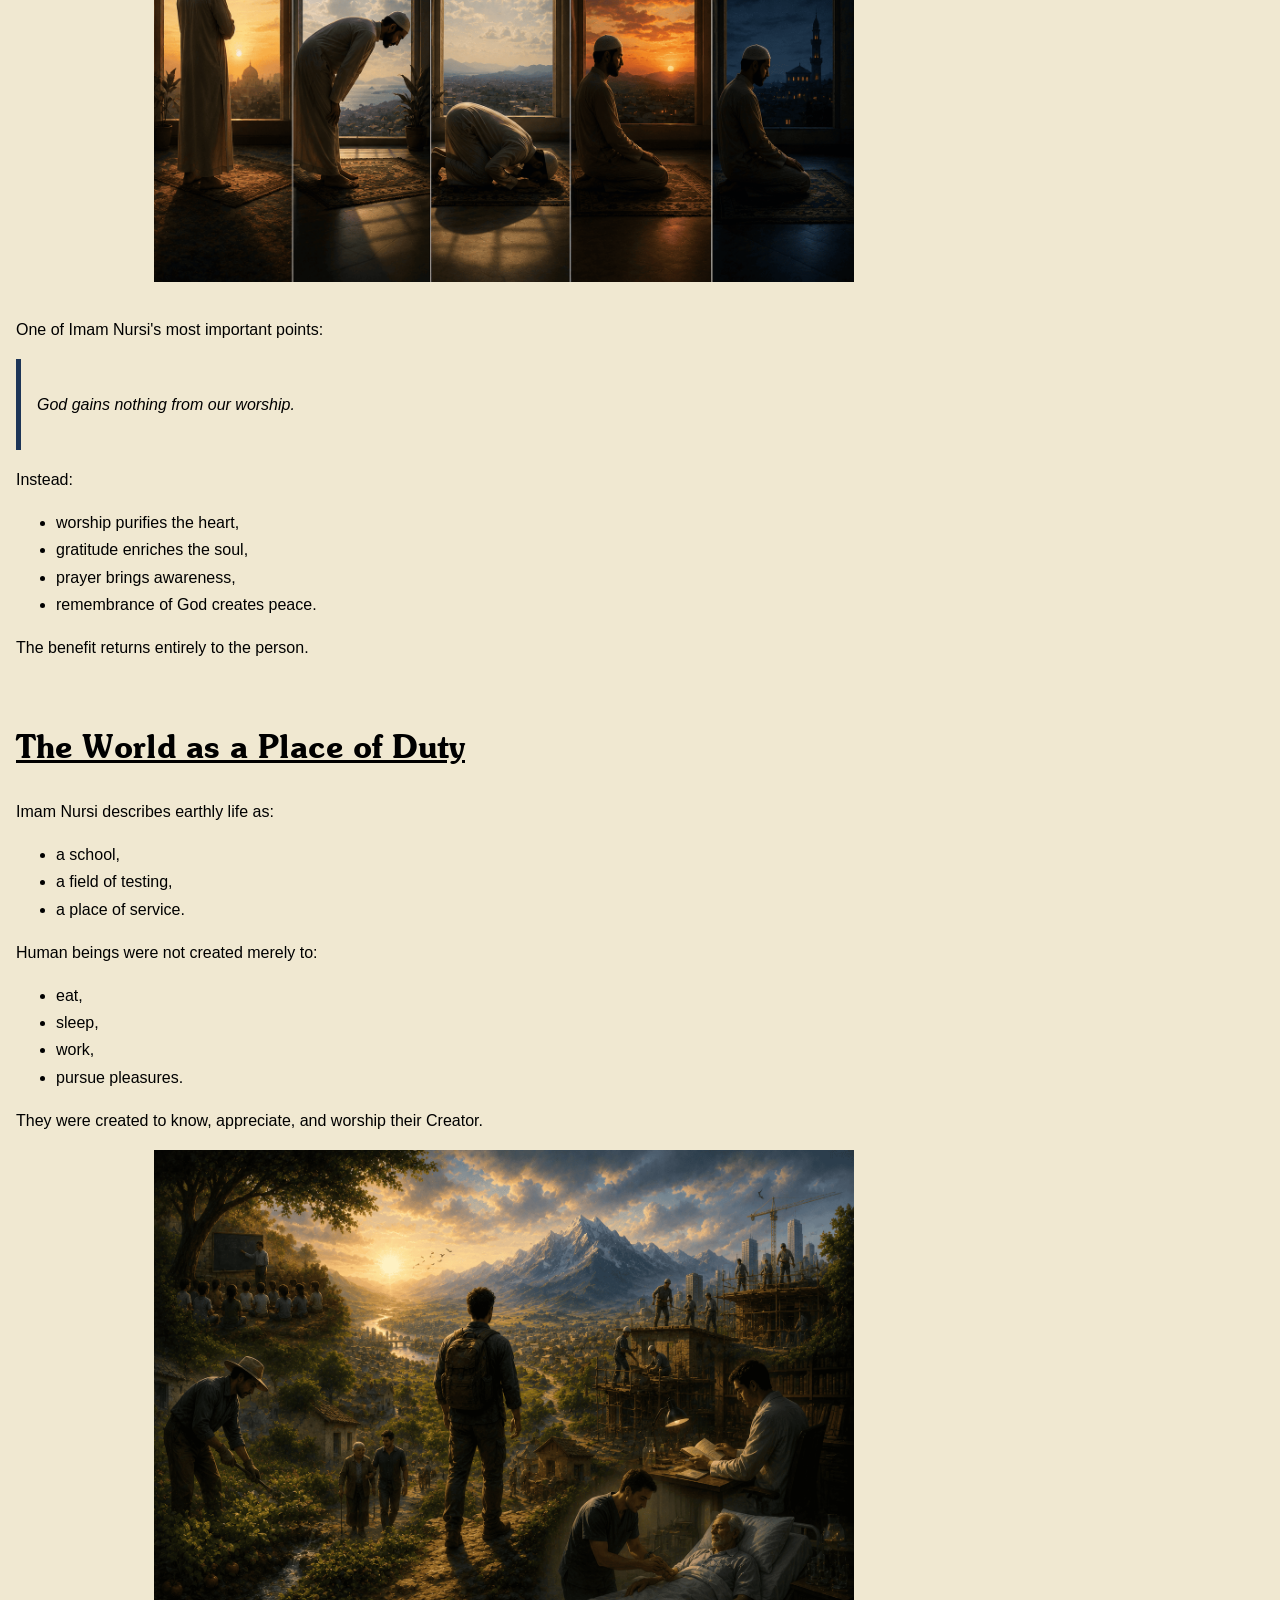
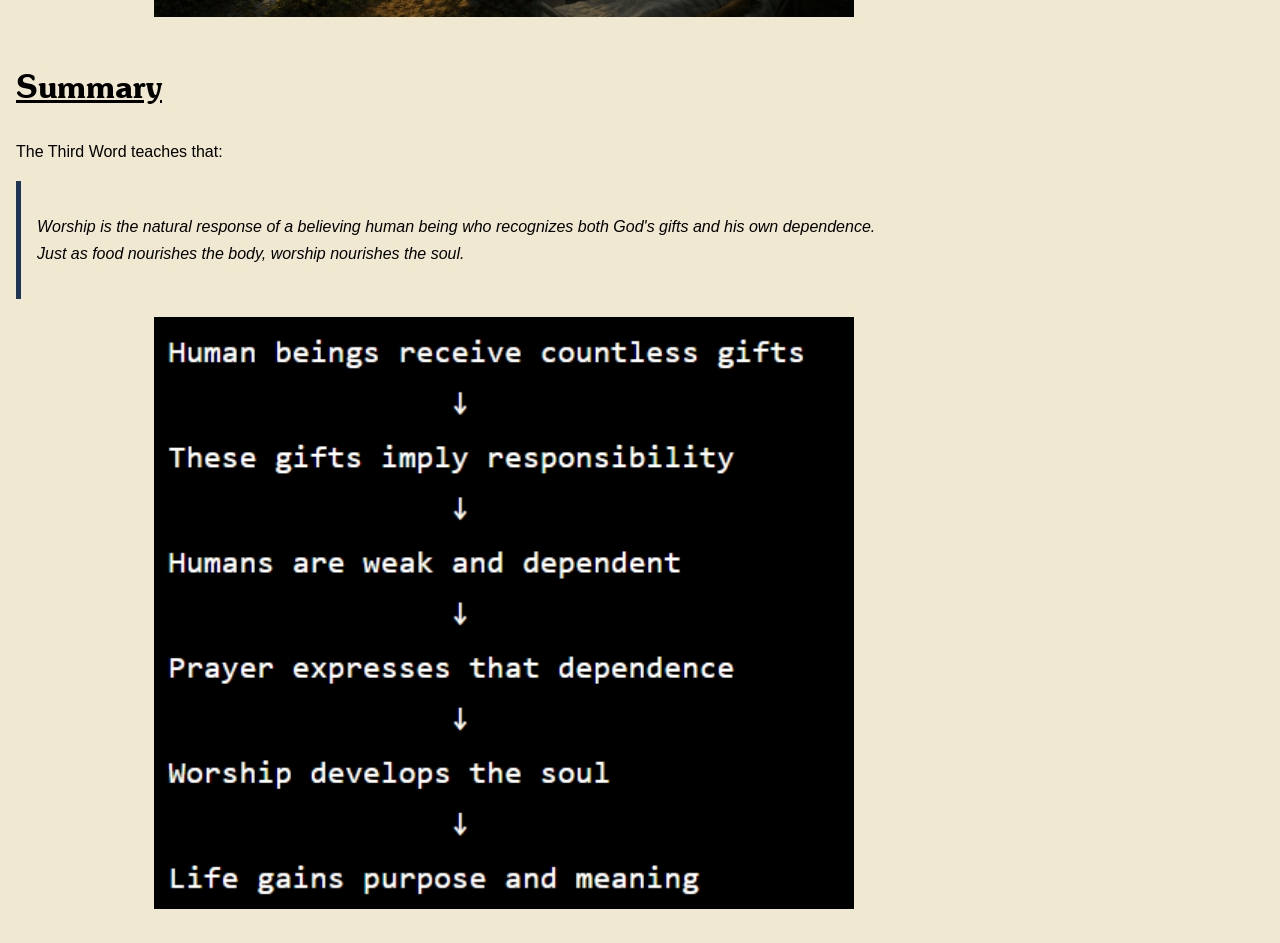
<file: words/words_03.html>
<!DOCTYPE html>

<html lang="en">

    <head>
        <link rel="stylesheet" type="text/css" href="../resources/css/style.css">
		
		<link rel="icon" type="image/x-icon" href="../resources/img/logo.png">
		
		<meta name="viewport" content="width=device-width, initial-scale=1.0">
		
		<meta http-equiv="refresh" content="300">
		
        <title>The Third Word</title>
        
    </head>

    <body>
        
        <header>
		
            <h2>The Third Word — Necessity of Worship and Prayer</h2>
        
        </header>
        
        <section>
		
			<img src="../resources/img/words_03/IMG00.png" alt="The Third Word">
			
			<br>
			
			<img src="../resources/img/words_03/IMG01.png" alt="The Third Word ENG">
			
			<br>
			
			<p class="normal-text">The <b>Third Word</b> of <i>The Words</i> by Imam Said Nursi explains why worship (ibadah) and prayer to God are necessary for human beings.</p>
			
			<p class="normal-text">A common question it addresses is:</p>
			
			<div class="quote">
				<p class="italic-text">If God is self-sufficient and needs nothing, why should humans worship Him ?</p>
			</div>
			
			<p class="normal-text">Imam Nursi's answer is simple:</p>
			
			<div class="quote">
				<p class="italic-text">Worship is not for God's benefit; it's for the benefit of the human being.</p>
			</div>
			
			<br>
			
			<h3>Central Analogy: Soldier Training and Employment</h3>
			
			<p class="normal-text">Imam Nursi compares human life to a military assignment.</p>
			
			<p class="normal-text">
				Imagine a soldier:
				
				<ul>
					<li class="normal-text">receives equipment,</li>
					<li class="normal-text">receives provisions,</li>
					<li class="normal-text">is assigned a duty,</li>
					<li class="normal-text">is trained by a commander.</li>
				</ul>
			</p>
			
			<p class="normal-text">A wise soldier follows instructions and uses his equipment properly.</p>
			
			<p class="normal-text">A foolish soldier ignores his duties and misuses what he has been given.</p>
			
			<img src="../resources/img/words_03/IMG02.png" alt="Soldier">
			
			<br>
			
			<p class="normal-text">
				Similary, human beings have been given:
				
				<ul>
					<li class="normal-text">life,</li>
					<li class="normal-text">intelligence,</li>
					<li class="normal-text">emotions,</li>
					<li class="normal-text">abilities,</li>
					<li class="normal-text">countless blessings.</li>
				</ul>
			</p>
			
			<p class="normal-text">Worship and prayer to God is the proper use of these gifts.</p>
			
			<p class="normal-text">Just as training develops a soldier, worship and prayer develops the human soul.</p>
			
			<br>

			<h3>Worship Is Not a Burden</h3>
			
			<p class="normal-text">
				One of Imam Nursi's key arguments is that worship is often misunderstood, many people imagine worship as:
				
				<ul>
					<li class="normal-text">a restriction,</li>
					<li class="normal-text">an obligation imposed from outside,</li>
					<li class="normal-text">a loss of freedom.</li>
				</ul>
			</p>
			
			<p class="normal-text">
				Imam Nursi argues the opposite, true worship:
				
				<ul>
					<li class="normal-text">aligns humans with their purpose,</li>
					<li class="normal-text">brings order to life,</li>
					<li class="normal-text">strengthens the soul,</li>
					<li class="normal-text">creates inner peace.</li>
				</ul>
			</p>
			
			<img src="../resources/img/words_03/IMG03.png" alt="Prayer">
			
			<br>
			
			<h3>Human Beings Are Dependant</h3>
			
			<p class="normal-text">
				A recurring theme in <i>The Words</i> is human weakness, Humans cannot control:
				
				<ul>
					<li class="normal-text">health,</li>
					<li class="normal-text">aging,</li>
					<li class="normal-text">death</li>
					<li class="normal-text">weather,</li>
					<li class="normal-text">much of their future.</li>
				</ul>
			</p>
			
			<p class="normal-text">Because of this dependence, prayer becomes natural.</p>
			
			<p class="normal-text">
				Prayer is not merely asking for things, it's:
				
				<ul>
					<li class="normal-text">recognizing one's need,</li>
					<li class="normal-text">acknowledging one's limitations,</li>
					<li class="normal-text">turning toward the One who possesses power.</li>
				</ul>
			</p>
			
			<img src="../resources/img/words_03/IMG04.png" alt="Human struggles">
			
			<br>
			
			<p class="normal-text">
				Imam Nursi explains that all creation makes a kind of prayer, for example
				
				<ul>
					<li class="normal-text">Seeds "pray" for trees through their potential.</li>
					<li class="normal-text">Young animals "pray" for sustenance through their need.</li>
					<li class="normal-text">Living things seek what they require to survive.</li>
				</ul>
			</p>
			
			<p class="normal-text">Human prayer is the conscious form of this universal dependence.</p>
			
			<br>
			
			<h3>The Five Daily Prayers</h3>
			
			<p class="normal-text">The Third Word also reflects on the daily prayers (salat).</p>
			
			<p class="normal-text">Nursi sees them as natural pauses that correspond to major transitions in life.</p>
			
			<p class="normal-text">
				The prayer times remind people of:
				
				<ul>
					<li class="normal-text">the passage of time,</li>
					<li class="normal-text">human mortality,</li>
					<li class="normal-text">God's continuous blessings.</li>
				</ul>
			</p>
			
			<p class="normal-text">Rather than interrupting life, prayer gives meaning to life.</p>
			
			<img src="../resources/img/words_03/IMG05.png" alt="Five Daily Prayers">
			
			<br>
			
			<p class="normal-text">One of Imam Nursi's most important points:</p>
			
			<div class="quote">
				<p class="italic-text">God gains nothing from our worship.</p>
			</div>
			
			<p class="normal-text">
				Instead:
				
				<ul>
					<li class="normal-text">worship purifies the heart,</li>
					<li class="normal-text">gratitude enriches the soul,</li>
					<li class="normal-text">prayer brings awareness,</li>
					<li class="normal-text">remembrance of God creates peace.</li>
				</ul>
			</p>
			
			<p class="normal-text">The benefit returns entirely to the person.</p>
			
			<br>
			
			<h3>The World as a Place of Duty</h3>
			
			<p class="normal-text">
				Imam Nursi describes earthly life as:
				
				<ul>
					<li class="normal-text">a school,</li>
					<li class="normal-text">a field of testing,</li>
					<li class="normal-text">a place of service.</li>
				</ul>
			</p>
			
			<p class="normal-text">
				Human beings were not created merely to:
				
				<ul>
					<li class="normal-text">eat,</li>
					<li class="normal-text">sleep,</li>
					<li class="normal-text">work,</li>
					<li class="normal-text">pursue pleasures.</li>
				</ul>
			</p>
			
			<p class="normal-text">They were created to know, appreciate, and worship their Creator.</p>
			
			<img src="../resources/img/words_03/IMG06.png" alt="World as a place of duty">
			
			<br>
			
			<h3>Summary</h3>
			
			<p class="normal-text">The Third Word teaches that:</p>
			
			<div class="quote">
				<p class="italic-text">
				Worship is the natural response of a believing human being who recognizes both God's gifts and his own dependence.<br>
				Just as food nourishes the body, worship nourishes the soul.
				</p>
			</div>
			
			<br>
			
			<img src="../resources/img/words_03/IMG07.png" alt="Summary">
			
			<br>
			
        </section>
    
    </body>
    

</html>
</file>
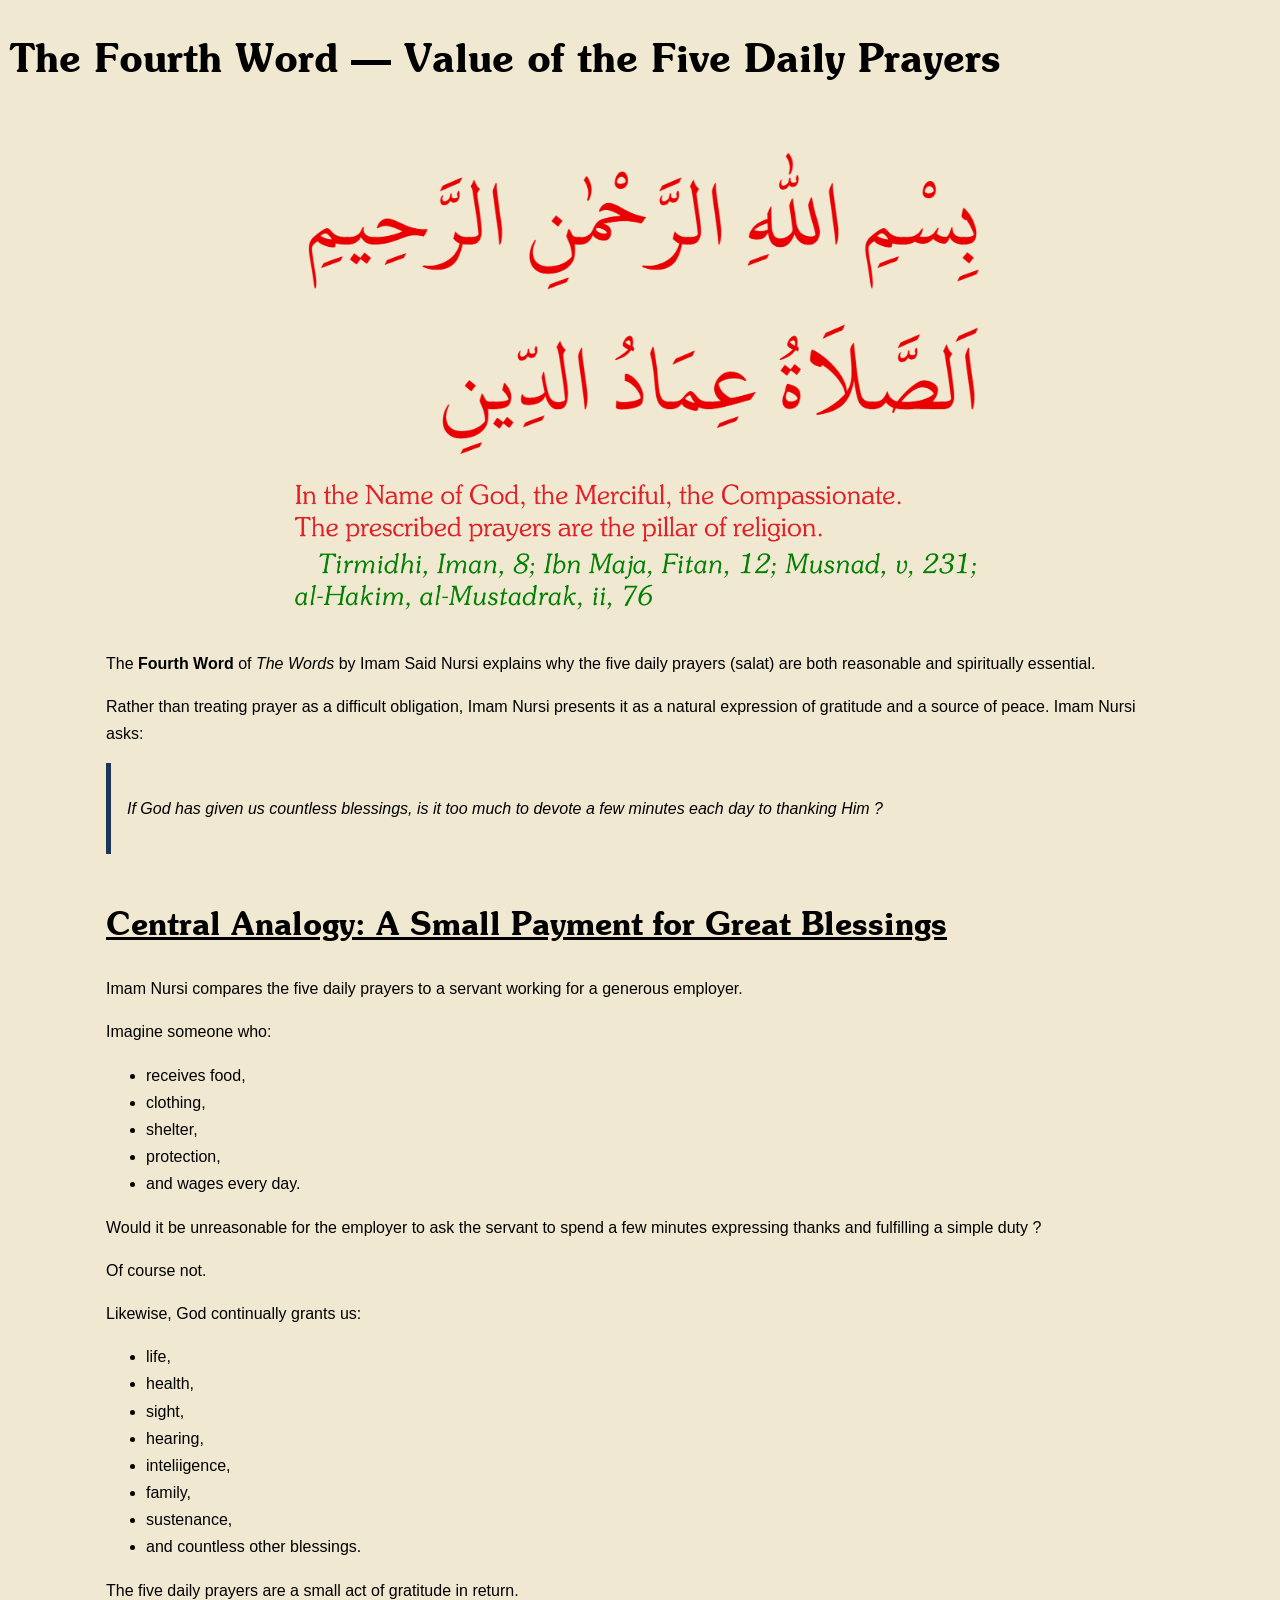
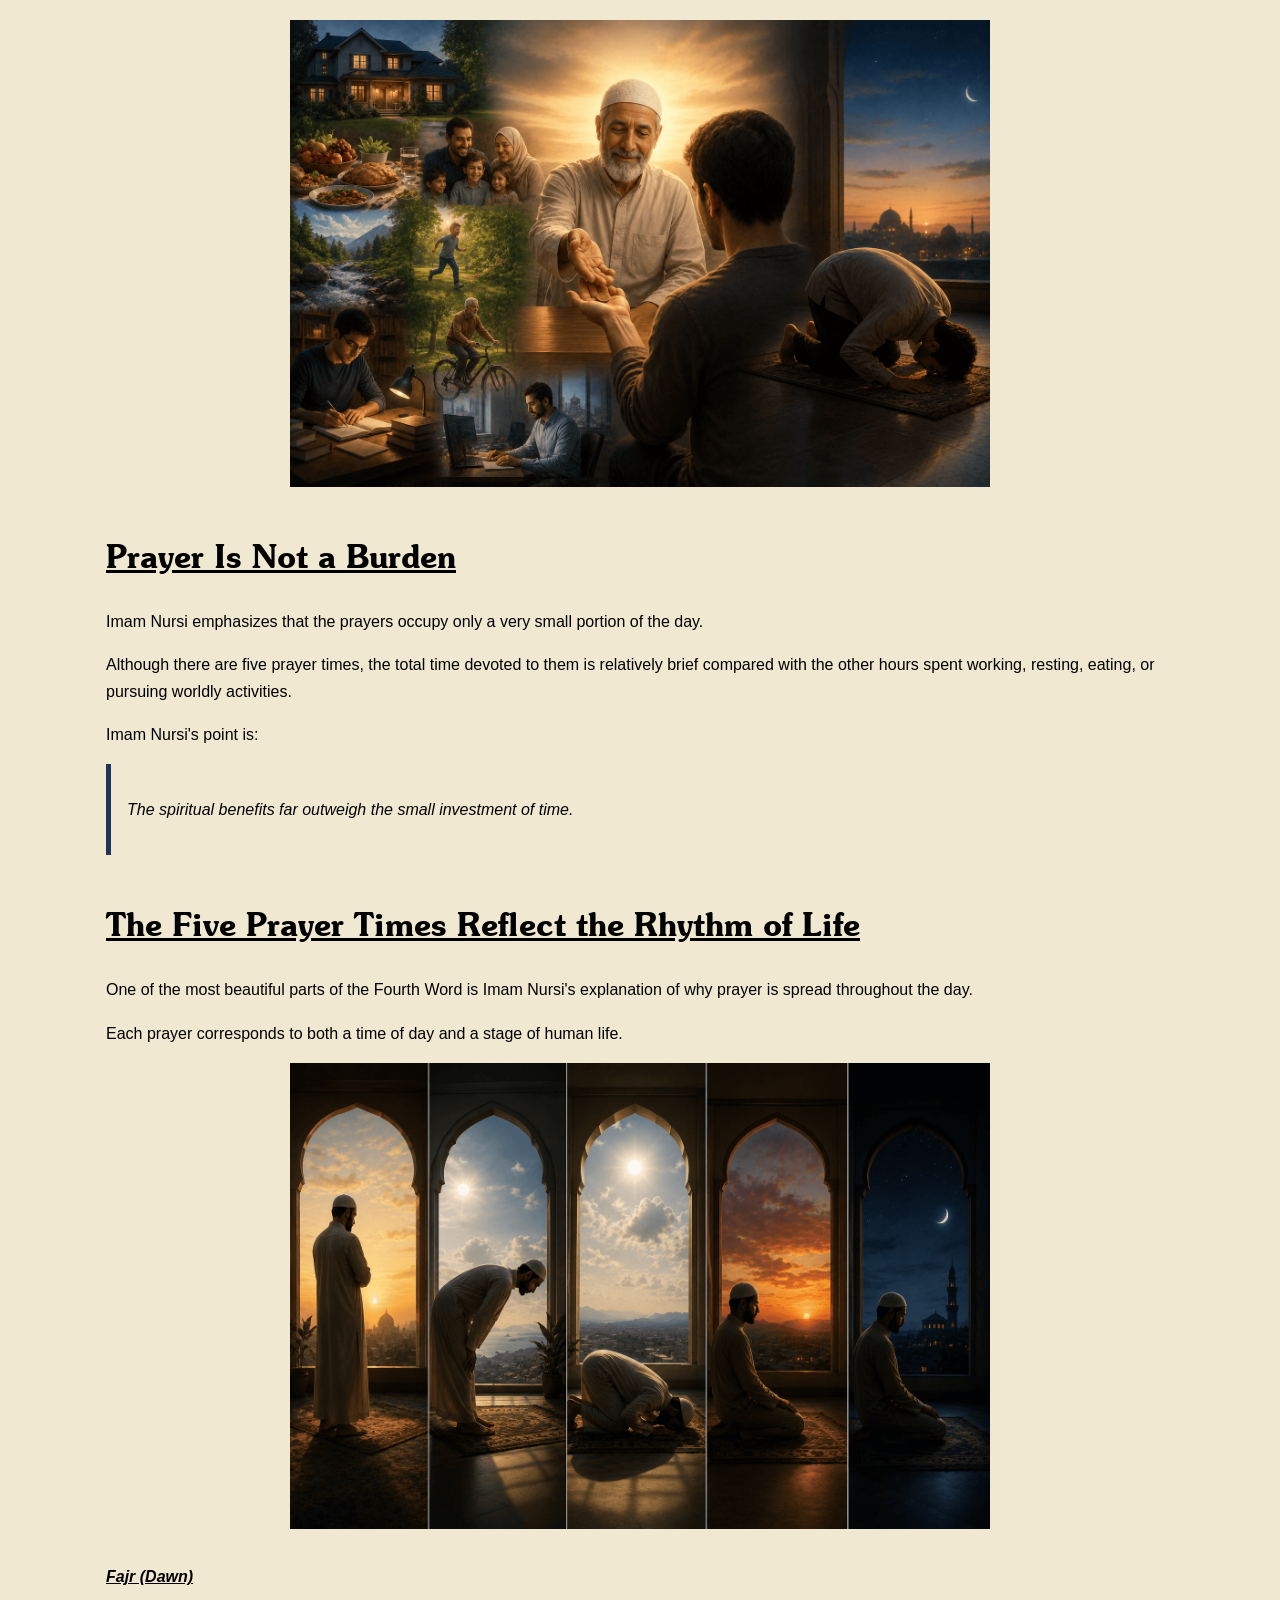
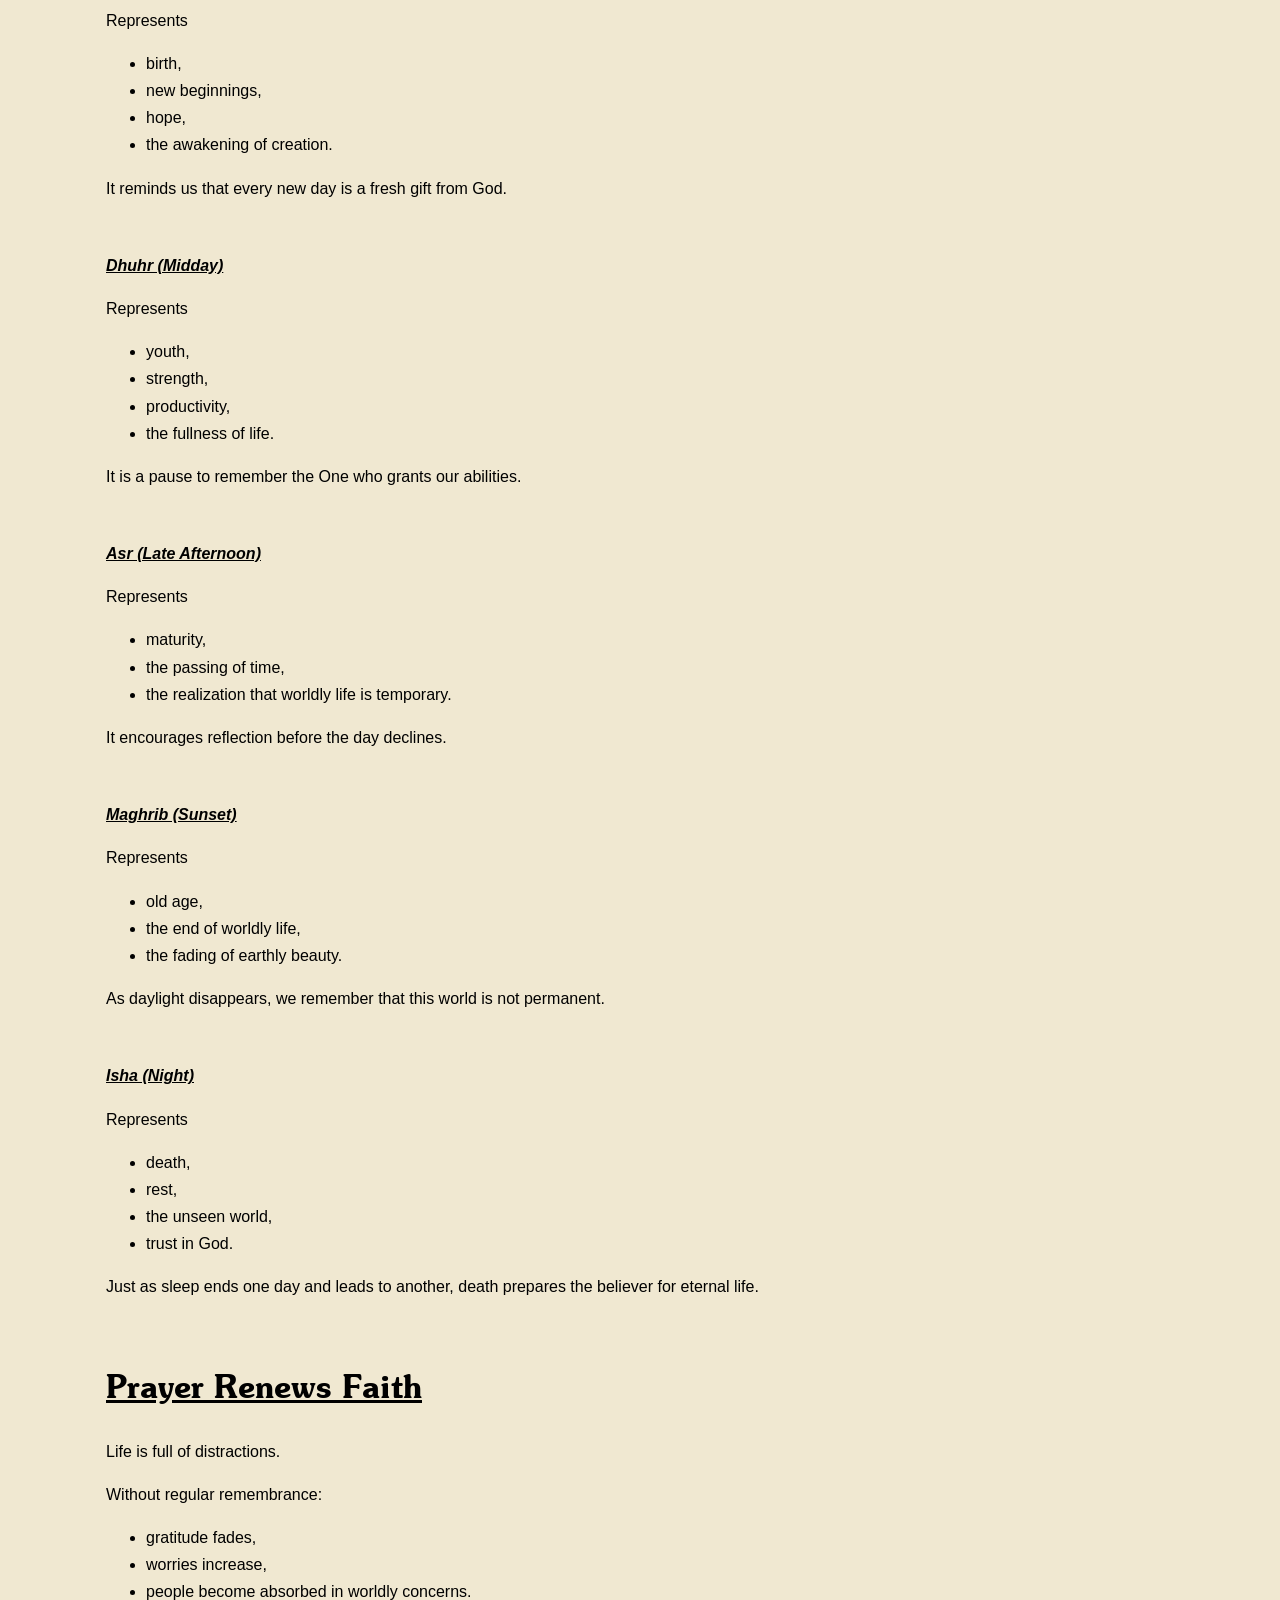
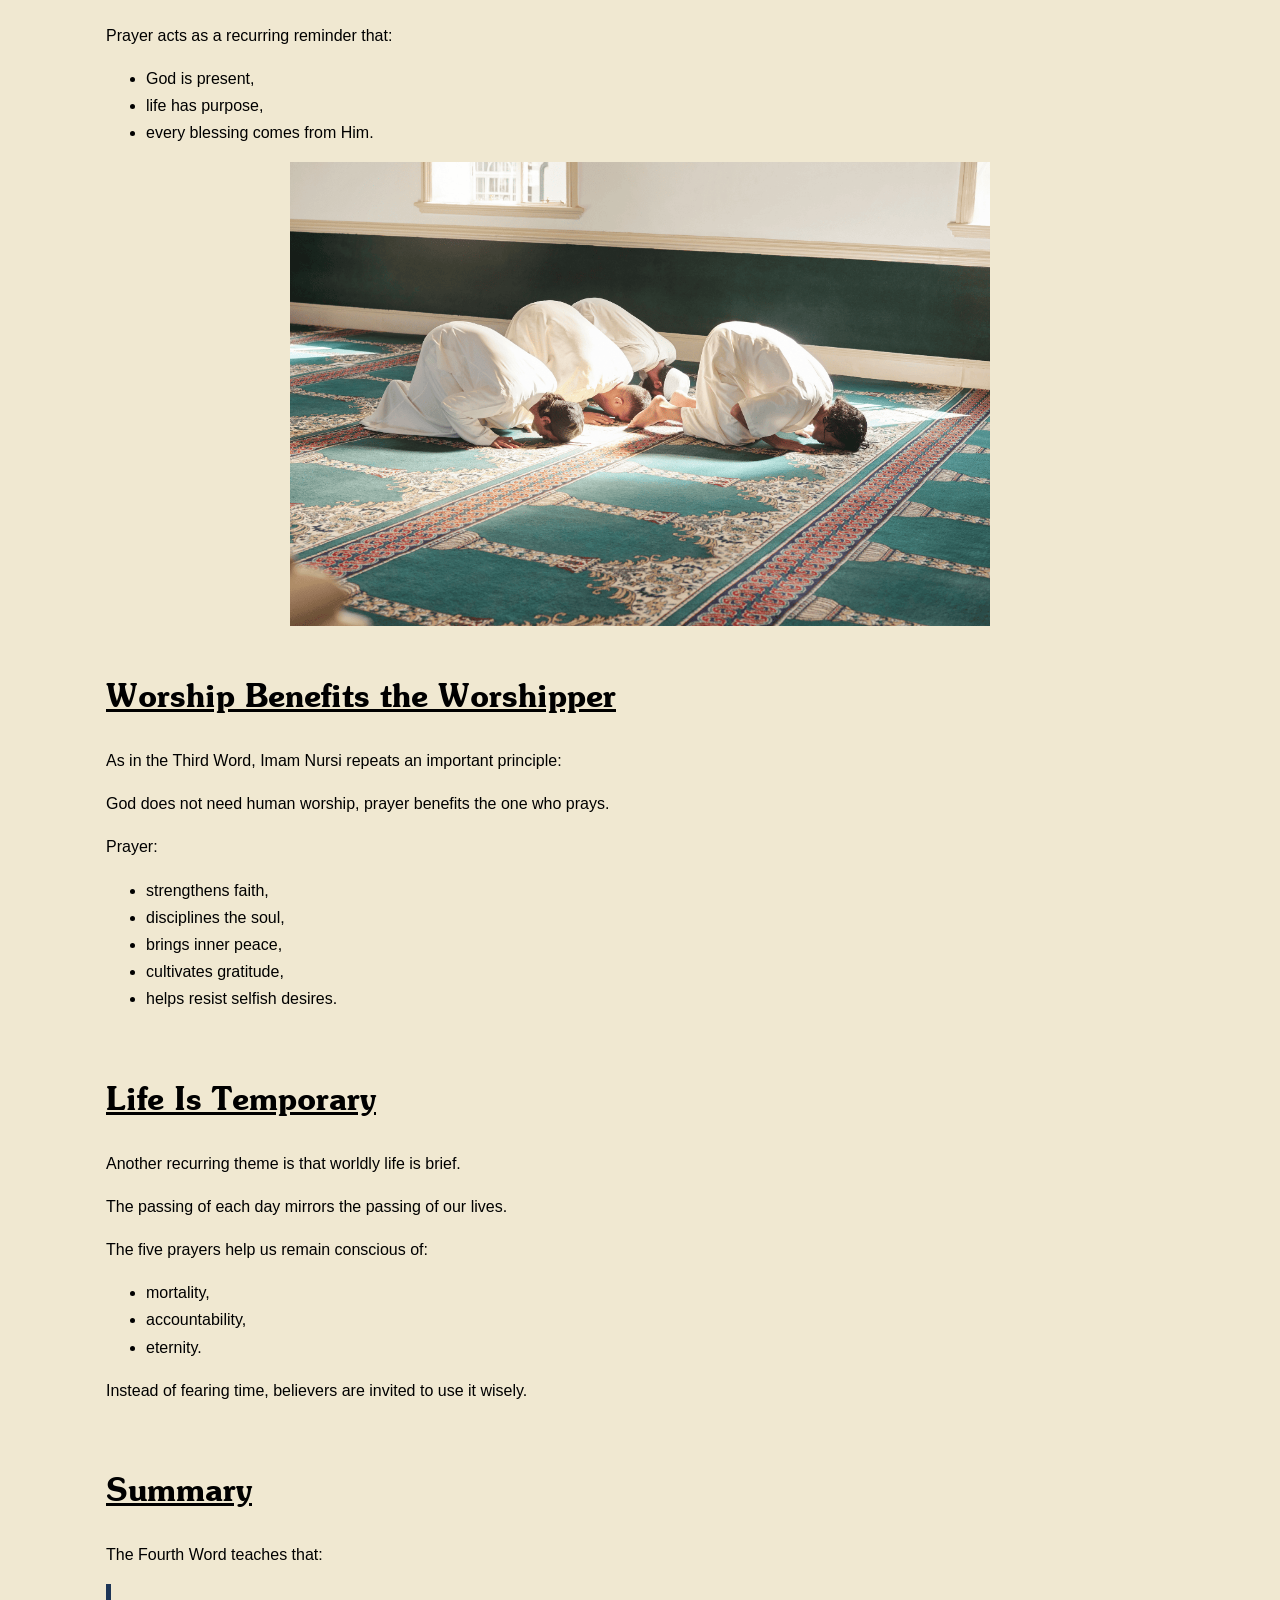
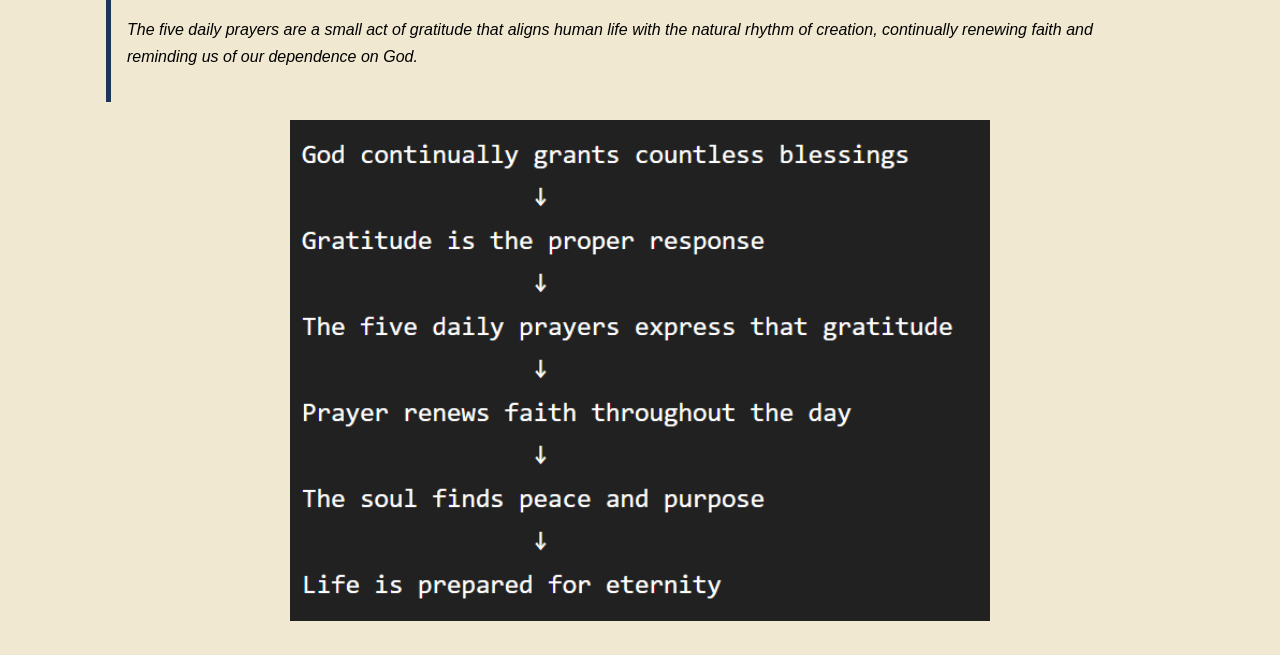
<file: words/words_04.html>
<!DOCTYPE html>

<html lang="en">

    <head>
        <link rel="stylesheet" type="text/css" href="../resources/css/style.css">
		
		<link rel="icon" type="image/x-icon" href="../resources/img/logo.png">
		
		<meta name="viewport" content="width=device-width, initial-scale=1.0">
		
		<meta http-equiv="refresh" content="300">
		
        <title>The Fourth Word</title>
        
    </head>

    <body>
        
        <header>
		
            <h2>The Fourth Word — Value of the Five Daily Prayers</h2>
        
        </header>
        
        <section>
			
			<img src="../resources/img/words_04/IMG00.png" alt="The Fourth Word">
			
			<br>
			
			<img src="../resources/img/words_04/IMG01.png" alt="The Fourth Word ENG">
			
			<br>
			
			<p class="normal-text">The <b>Fourth Word</b> of <i>The Words</i> by Imam Said Nursi explains why the five daily prayers (salat) are both reasonable and spiritually essential.</p>
			
			<p class="normal-text">Rather than treating prayer as a difficult obligation, Imam Nursi presents it as a natural expression of gratitude and a source of peace. Imam Nursi asks:</p>
			
			<div class="quote">
				<p class="italic-text">If God has given us countless blessings, is it too much to devote a few minutes each day to thanking Him ?</p>
			</div>
			
			<br>
			
			<h3>Central Analogy: A Small Payment for Great Blessings</h3>
			
			<p class="normal-text">Imam Nursi compares the five daily prayers to a servant working for a generous employer.</p>
			
			<p class="normal-text">
				Imagine someone who:
				
				<ul>
					<li class="normal-text">receives food,</li>
					<li class="normal-text">clothing,</li>
					<li class="normal-text">shelter,</li>
					<li class="normal-text">protection,</li>
					<li class="normal-text">and wages every day.</li>
				</ul>
			</p>
			
			<p class="normal-text">Would it be unreasonable for the employer to ask the servant to spend a few minutes expressing thanks and fulfilling a simple duty ?</p>
			
			<p class="normal-text">Of course not.</p>
			
			<p class="normal-text">
				Likewise, God continually grants us:
				
				<ul>
					<li class="normal-text">life,</li>
					<li class="normal-text">health,</li>
					<li class="normal-text">sight,</li>
					<li class="normal-text">hearing,</li>
					<li class="normal-text">inteliigence,</li>
					<li class="normal-text">family,</li>
					<li class="normal-text">sustenance,</li>
					<li class="normal-text">and countless other blessings.</li>
				</ul>
			</p>
			
			<p class="normal-text">The five daily prayers are a small act of gratitude in return.</p>
			
			<img src="../resources/img/words_04/IMG02.png" alt="Payment">
			
			<br>

			<h3>Prayer Is Not a Burden</h3>
			
			<p class="normal-text">Imam Nursi emphasizes that the prayers occupy only a very small portion of the day.</p>
			
			<p class="normal-text">Although there are five prayer times, the total time devoted to them is relatively brief compared with the other hours spent working, resting, eating, or pursuing worldly activities.</p>
			
			<p class="normal-text">Imam Nursi's point is:</p>
			
			<div class="quote">
				<p class="italic-text">The spiritual benefits far outweigh the small investment of time.</p>
			</div>
			
			<br>
			
			<h3>The Five Prayer Times Reflect the Rhythm of Life</h3>
			
			<p class="normal-text">One of the most beautiful parts of the Fourth Word is Imam Nursi's explanation of why prayer is spread throughout the day.</p>
			
			<p class="normal-text">Each prayer corresponds to both a time of day and a stage of human life.</p>
			
			<img src="../resources/img/words_03/IMG05.png" alt="Five Daily Prayers">
			
			<br>
			
			<p class="normal-text"><u><b><i>Fajr (Dawn)</i></b></u></p>
			
			<p class="normal-text">
				Represents
				
				<ul>
					<li class="normal-text">birth,</li>
					<li class="normal-text">new beginnings,</li>
					<li class="normal-text">hope,</li>
					<li class="normal-text">the awakening of creation.</li>
				</ul>
			</p>
			
			<p class="normal-text">It reminds us that every new day is a fresh gift from God.</p>
			
			<br>
			
			<p class="normal-text"><u><b><i>Dhuhr (Midday)</i></b></u></p>
			
			<p class="normal-text">
				Represents
				
				<ul>
					<li class="normal-text">youth,</li>
					<li class="normal-text">strength,</li>
					<li class="normal-text">productivity,</li>
					<li class="normal-text">the fullness of life.</li>
				</ul>
			</p>
			
			<p class="normal-text">It is a pause to remember the One who grants our abilities.</p>
			
			<br>
			
			<p class="normal-text"><u><b><i>Asr (Late Afternoon)</i></b></u></p>
			
			<p class="normal-text">
				Represents
				
				<ul>
					<li class="normal-text">maturity,</li>
					<li class="normal-text">the passing of time,</li>
					<li class="normal-text">the realization that worldly life is temporary.</li>
				</ul>
			</p>
			
			<p class="normal-text">It encourages reflection before the day declines.</p>
			
			<br>
			
			<p class="normal-text"><u><b><i>Maghrib (Sunset)</i></b></u></p>
			
			<p class="normal-text">
				Represents
				
				<ul>
					<li class="normal-text">old age,</li>
					<li class="normal-text">the end of worldly life,</li>
					<li class="normal-text">the fading of earthly beauty.</li>
				</ul>
			</p>
			
			<p class="normal-text">As daylight disappears, we remember that this world is not permanent.</p>
			
			<br>
			
			<p class="normal-text"><u><b><i>Isha (Night)</i></b></u></p>
			
			<p class="normal-text">
				Represents
				
				<ul>
					<li class="normal-text">death,</li>
					<li class="normal-text">rest,</li>
					<li class="normal-text">the unseen world,</li>
					<li class="normal-text">trust in God.</li>
				</ul>
			</p>
			
			<p class="normal-text">Just as sleep ends one day and leads to another, death prepares the believer for eternal life.</p>
			
			<br>
			
			<h3>Prayer Renews Faith</h3>
			
			<p class="normal-text">Life is full of distractions.</p>
			
			<p class="normal-text">
				Without regular remembrance:
				
				<ul>
					<li class="normal-text">gratitude fades,</li>
					<li class="normal-text">worries increase,</li>
					<li class="normal-text">people become absorbed in worldly concerns.</li>
				</ul>
			</p>
			
			<p class="normal-text">
				Prayer acts as a recurring reminder that:
				
				<ul>
					<li class="normal-text">God is present,</li>
					<li class="normal-text">life has purpose,</li>
					<li class="normal-text">every blessing comes from Him.</li>
				</ul>
			</p>
			
			<img src="../resources/img/words_03/IMG03.png" alt="Prayer">
			
			<br>
			
			<h3>Worship Benefits the Worshipper</h3>
			
			<p class="normal-text">As in the Third Word, Imam Nursi repeats an important principle:</p>
			
			<p class="normal-text">God does not need human worship, prayer benefits the one who prays.</p>
			
			<p class="normal-text">
				Prayer:
				
				<ul>
					<li class="normal-text">strengthens faith,</li>
					<li class="normal-text">disciplines the soul,</li>
					<li class="normal-text">brings inner peace,</li>
					<li class="normal-text">cultivates gratitude,</li>
					<li class="normal-text">helps resist selfish desires.</li>
				</ul>
			</p>
			
			<br>
			
			<h3>Life Is Temporary</h3>
			
			<p class="normal-text">Another recurring theme is that worldly life is brief.</p>
			
			<p class="normal-text">The passing of each day mirrors the passing of our lives.</p>
			
			<p class="normal-text">
				The five prayers help us remain conscious of:
				
				<ul>
					<li class="normal-text">mortality,</li>
					<li class="normal-text">accountability,</li>
					<li class="normal-text">eternity.</li>
				</ul>
			</p>
			
			<p class="normal-text">Instead of fearing time, believers are invited to use it wisely.</p>
			
			<br>
			
			<h3>Summary</h3>
			
			<p class="normal-text">The Fourth Word teaches that:</p>
			
			<div class="quote">
				<p class="italic-text">
				The five daily prayers are a small act of gratitude that aligns human life with the natural rhythm of creation, 
				continually renewing faith and reminding us of our dependence on God.
				</p>
			</div>
			
			<br>
			
			<img src="../resources/img/words_04/IMG03.png" alt="Summary">
			
			<br>
			
        </section>
    
    </body>
    

</html>
</file>
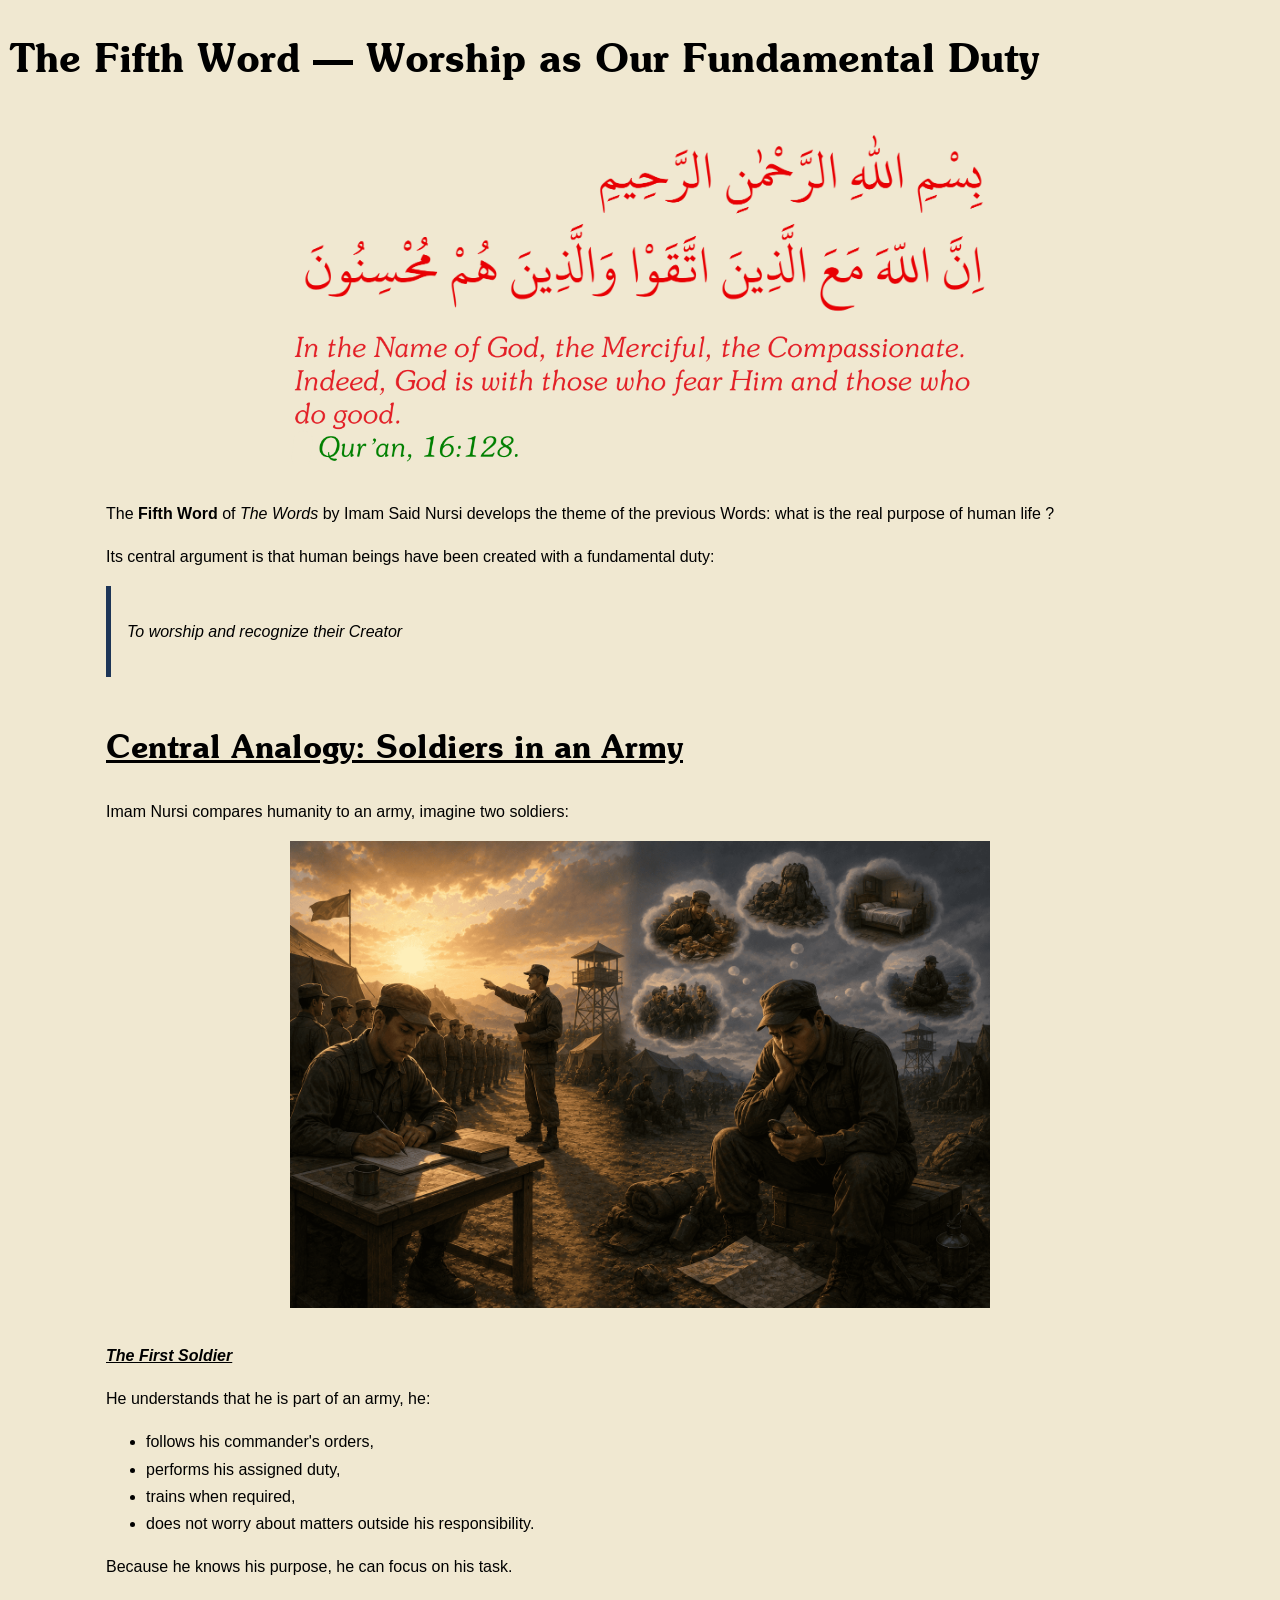
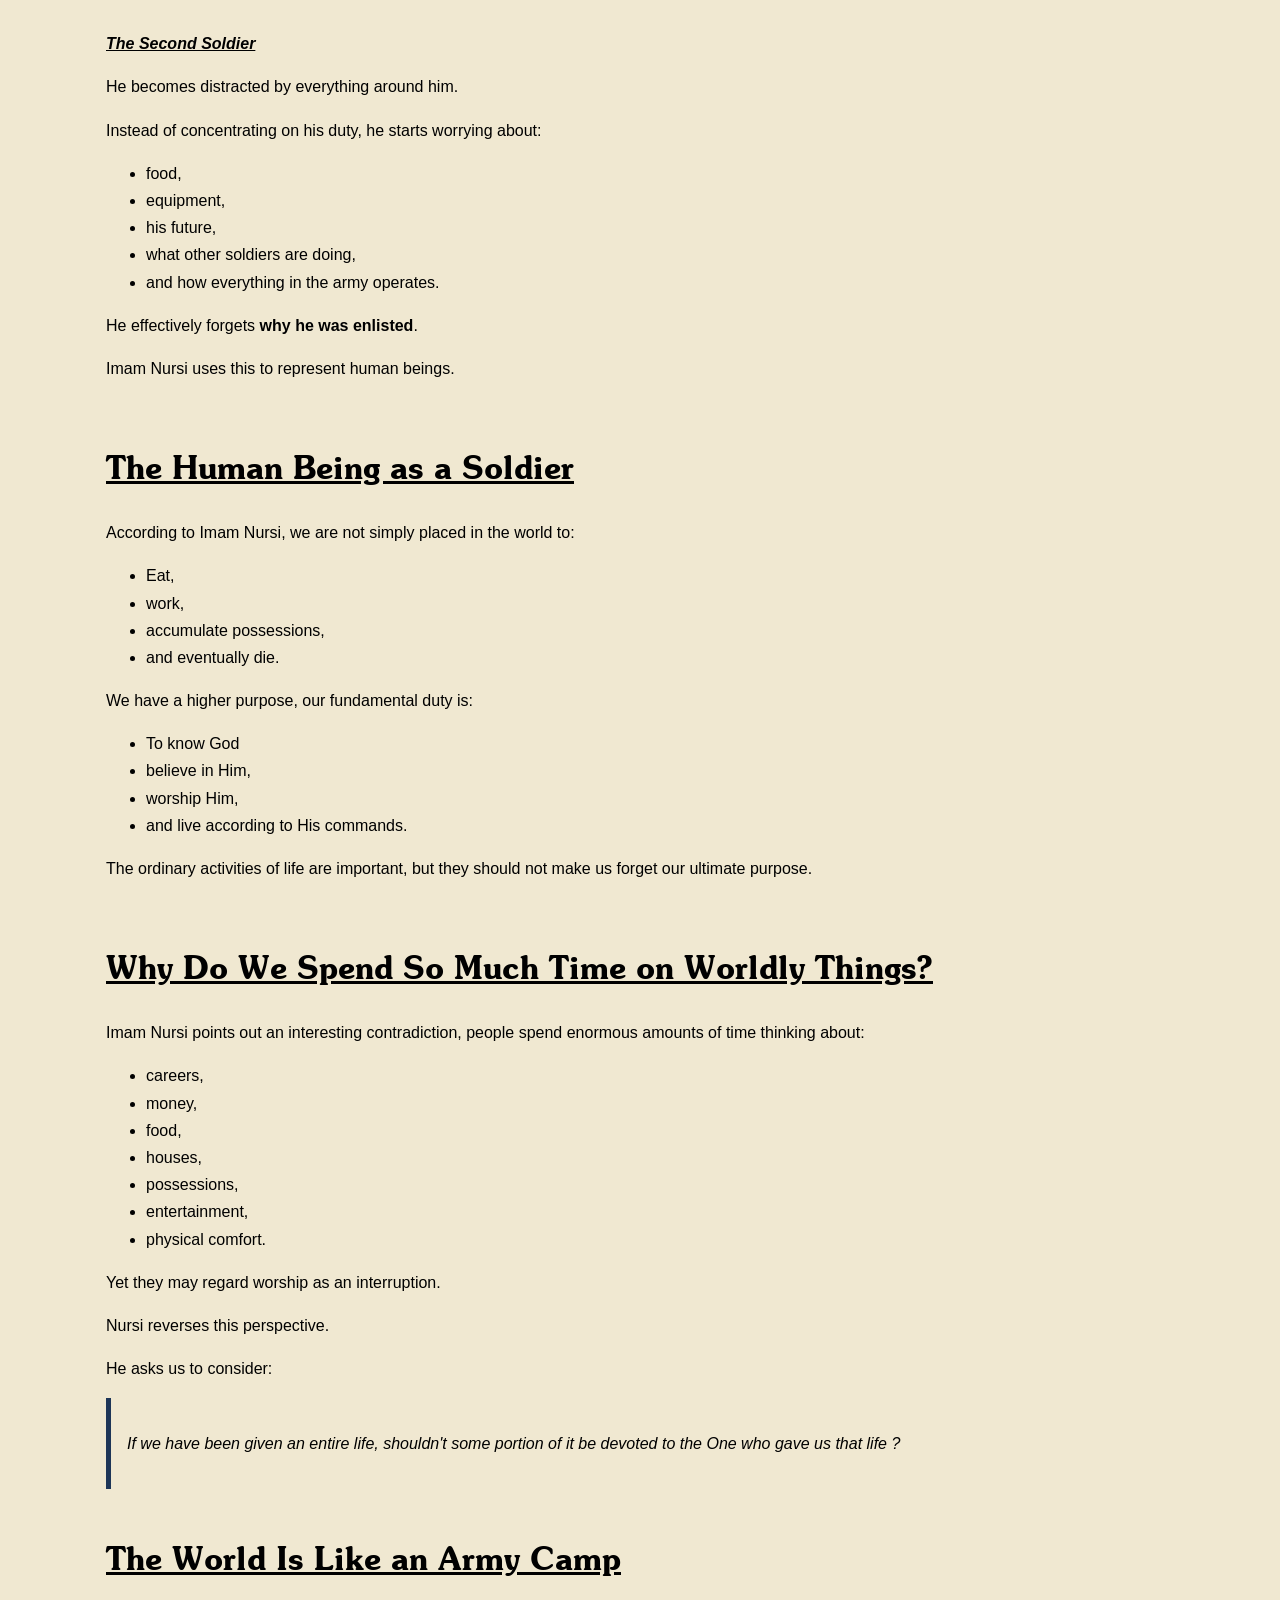
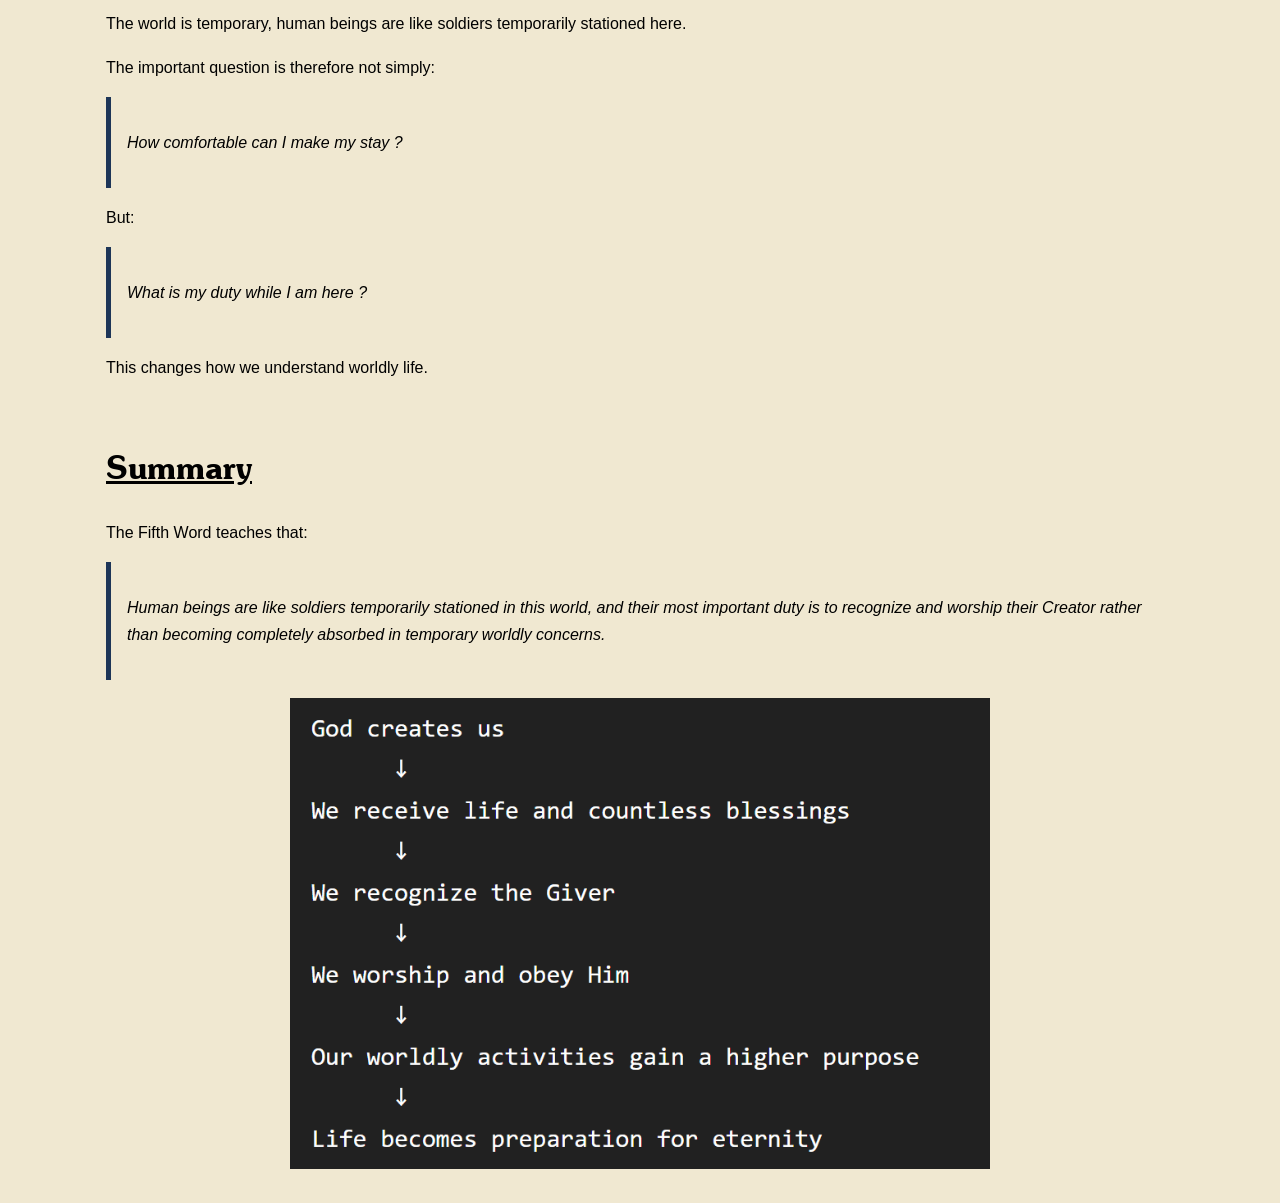
<file: words/words_05.html>
<!DOCTYPE html>

<html lang="en">

    <head>
        <link rel="stylesheet" type="text/css" href="../resources/css/style.css">
		
		<link rel="icon" type="image/x-icon" href="../resources/img/logo.png">
		
		<meta name="viewport" content="width=device-width, initial-scale=1.0">
		
		<meta http-equiv="refresh" content="300">
		
        <title>The Fifth Word</title>
        
    </head>

    <body>
        
        <header>
		
            <h2>The Fifth Word — Worship as Our Fundamental Duty</h2>
        
        </header>
        
        <section>
			
			<img src="../resources/img/words_05/IMG00.png" alt="The Fifth Word">
			
			<br>
			
			<img src="../resources/img/words_05/IMG01.png" alt="The Fifth Word ENG">
			
			<br>
			
			<p class="normal-text">The <b>Fifth Word</b> of <i>The Words</i> by Imam Said Nursi develops the theme of the previous Words: what is the real purpose of human life ?</p>
			
			<p class="normal-text">Its central argument is that human beings have been created with a fundamental duty:</p>
			
			<div class="quote">
				<p class="italic-text">To worship and recognize their Creator</p>
			</div>
			
			<br>
			
			<h3>Central Analogy: Soldiers in an Army</h3>
			
			<p class="normal-text">Imam Nursi compares humanity to an army, imagine two soldiers:</p>
			
			<img src="../resources/img/words_05/IMG02.png" alt="Army">
			
			<br>
			
			<p class="normal-text"><u><b><i>The First Soldier</i></b></u></p>
			
			<p class="normal-text">
				He understands that he is part of an army, he:
				
				<ul>
					<li class="normal-text">follows his commander's orders,</li>
					<li class="normal-text">performs his assigned duty,</li>
					<li class="normal-text">trains when required,</li>
					<li class="normal-text">does not worry about matters outside his responsibility.</li>
				</ul>
			</p>
			
			<p class="normal-text">Because he knows his purpose, he can focus on his task.</p>
			
			<br>
			
			<p class="normal-text"><u><b><i>The Second Soldier</i></b></u></p>
			
			<p class="normal-text">He becomes distracted by everything around him.</p>
			
			<p class="normal-text">
				Instead of concentrating on his duty, he starts worrying about:
				
				<ul>
					<li class="normal-text">food,</li>
					<li class="normal-text">equipment,</li>
					<li class="normal-text">his future,</li>
					<li class="normal-text">what other soldiers are doing,</li>
					<li class="normal-text">and how everything in the army operates.</li>
				</ul>
			</p>
			
			<p class="normal-text">He effectively forgets <b>why he was enlisted</b>.</p>
			
			<p class="normal-text">Imam Nursi uses this to represent human beings.</p>
			
			<br>
			
			<h3>The Human Being as a Soldier</h3>
			
			<p class="normal-text">
				According to Imam Nursi, we are not simply placed in the world to:
				
				<ul>
					<li class="normal-text">Eat,</li>
					<li class="normal-text">work,</li>
					<li class="normal-text">accumulate possessions,</li>
					<li class="normal-text">and eventually die.</li>
				</ul>
			</p>

			<p class="normal-text">
				We have a higher purpose, our fundamental duty is:
				
				<ul>
					<li class="normal-text">To know God</li>
					<li class="normal-text">believe in Him,</li>
					<li class="normal-text">worship Him,</li>
					<li class="normal-text">and live according to His commands.</li>
				</ul>
			</p>
			
			<p class="normal-text">The ordinary activities of life are important, but they should not make us forget our ultimate purpose.</p>
			
			<br>
			
			<h3>Why Do We Spend So Much Time on Worldly Things?</h3>
			
			<p class="normal-text">
				Imam Nursi points out an interesting contradiction, people spend enormous amounts of time thinking about:
				
				<ul>
					<li class="normal-text">careers,</li>
					<li class="normal-text">money,</li>
					<li class="normal-text">food,</li>
					<li class="normal-text">houses,</li>
					<li class="normal-text">possessions,</li>
					<li class="normal-text">entertainment,</li>
					<li class="normal-text">physical comfort.</li>
				</ul>
			</p>
			
			<p class="normal-text">Yet they may regard worship as an interruption.</p>
			
			<p class="normal-text">Nursi reverses this perspective.</p>
			
			<p class="normal-text">He asks us to consider:</p>
			
			<div class="quote">
				<p class="italic-text">If we have been given an entire life, shouldn't some portion of it be devoted to the One who gave us that life ?</p>
			</div>
			
			<br>
			
			<h3>The World Is Like an Army Camp</h3>
			
			<p class="normal-text">The world is temporary, human beings are like soldiers temporarily stationed here.</p>
			
			<p class="normal-text">The important question is therefore not simply:</p>
			
			<div class="quote">
				<p class="italic-text">How comfortable can I make my stay ?</p>
			</div>
			
			<p class="normal-text">But:</p>
			
			<div class="quote">
				<p class="italic-text">What is my duty while I am here ?</p>
			</div>
			
			<p class="normal-text">This changes how we understand worldly life.</p>
			
			<br>
			
			<h3>Summary</h3>
			
			<p class="normal-text">The Fifth Word teaches that:</p>
			
			<div class="quote">
				<p class="italic-text">
				Human beings are like soldiers temporarily stationed in this world,
				and their most important duty is to recognize and worship their Creator rather than becoming completely absorbed in temporary worldly concerns.
				</p>
			</div>
			
			<br>
			
			<img src="../resources/img/words_05/IMG03.png" alt="Summary">
			
			<br>
			
        </section>
    
    </body>
    

</html>
</file>
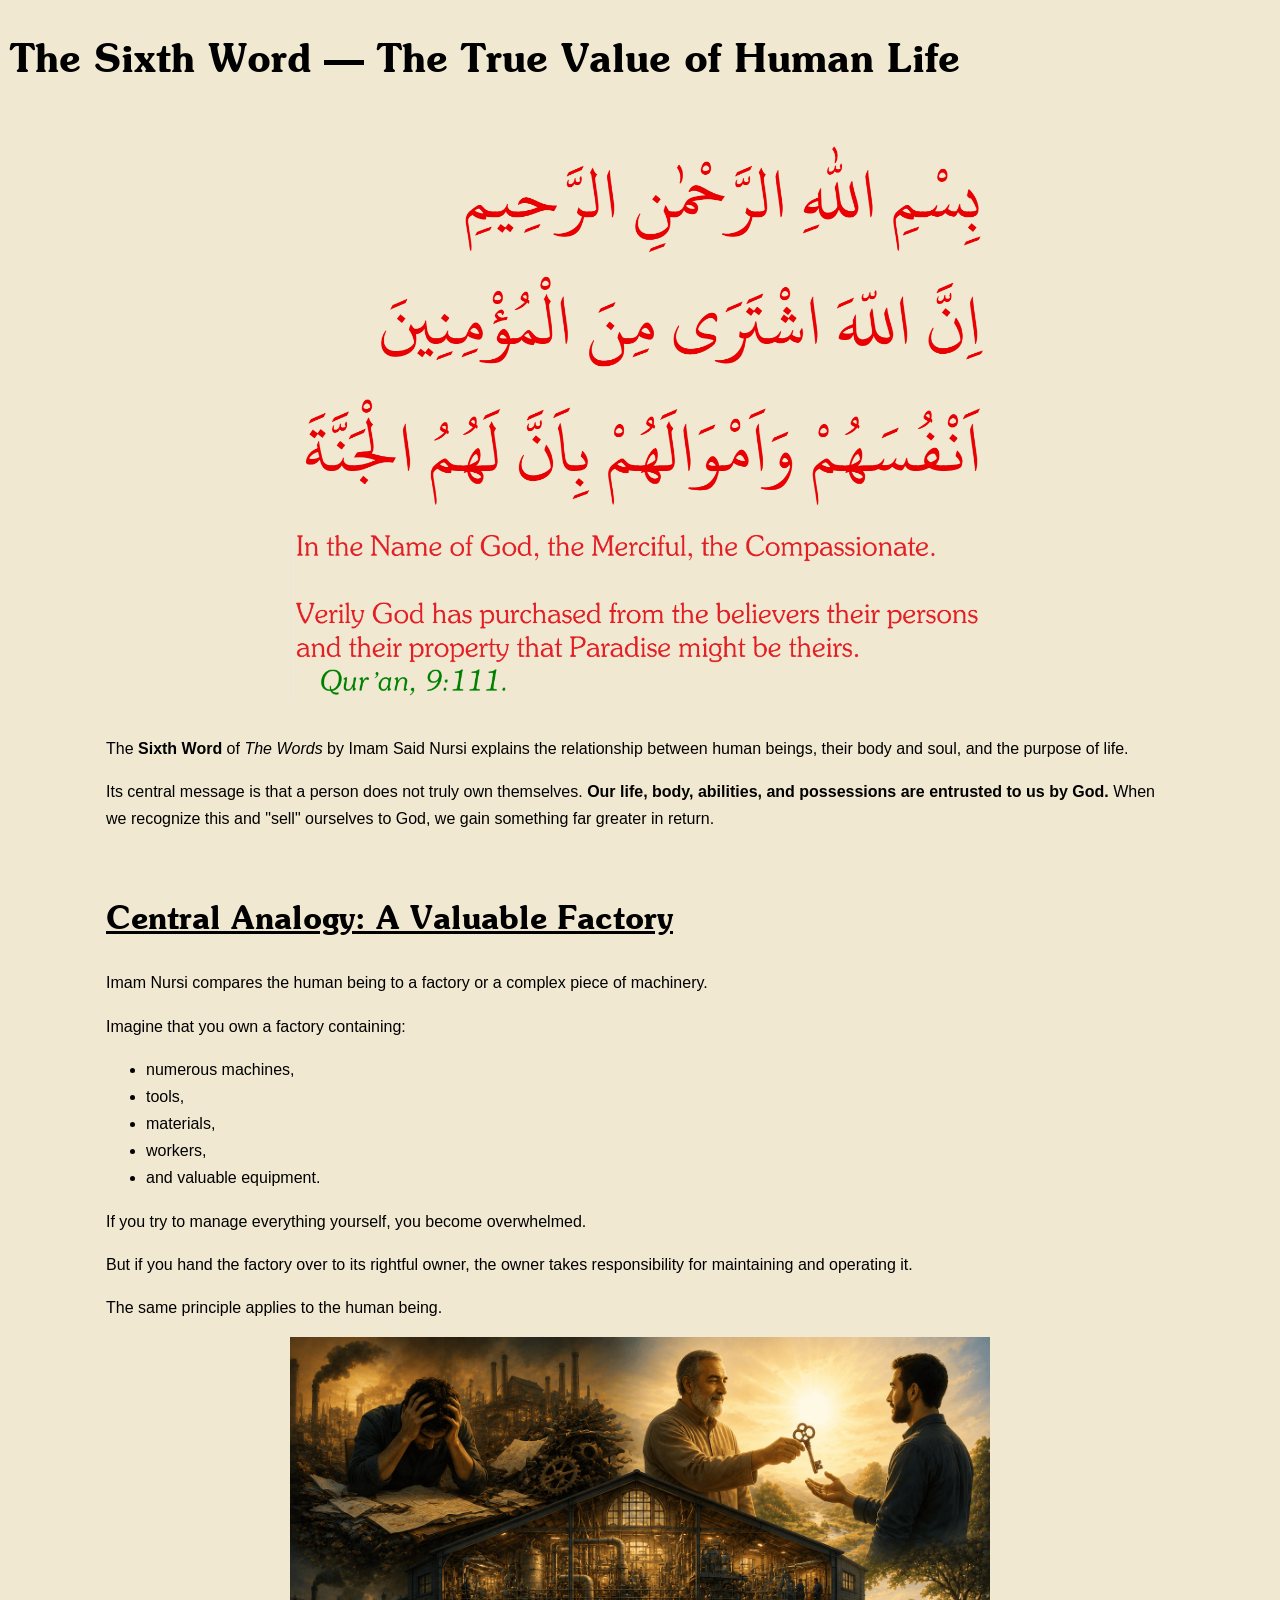
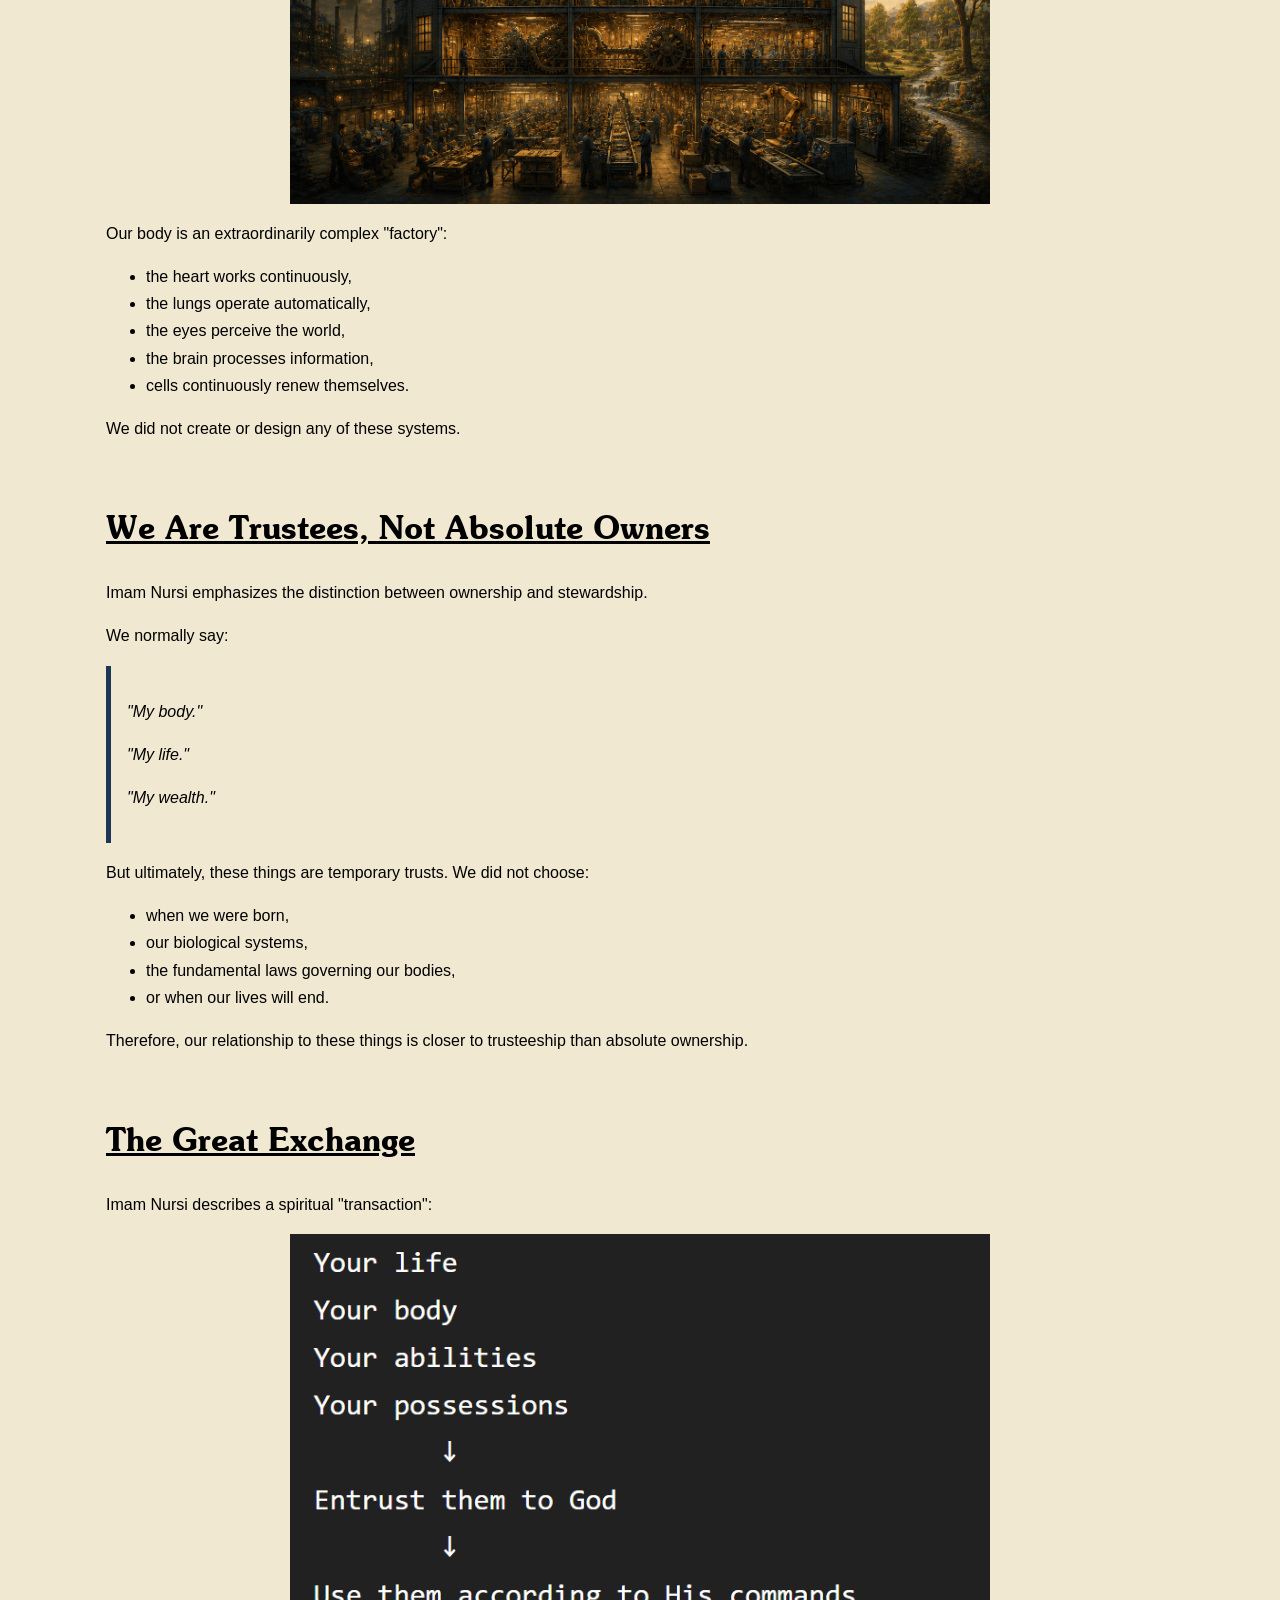
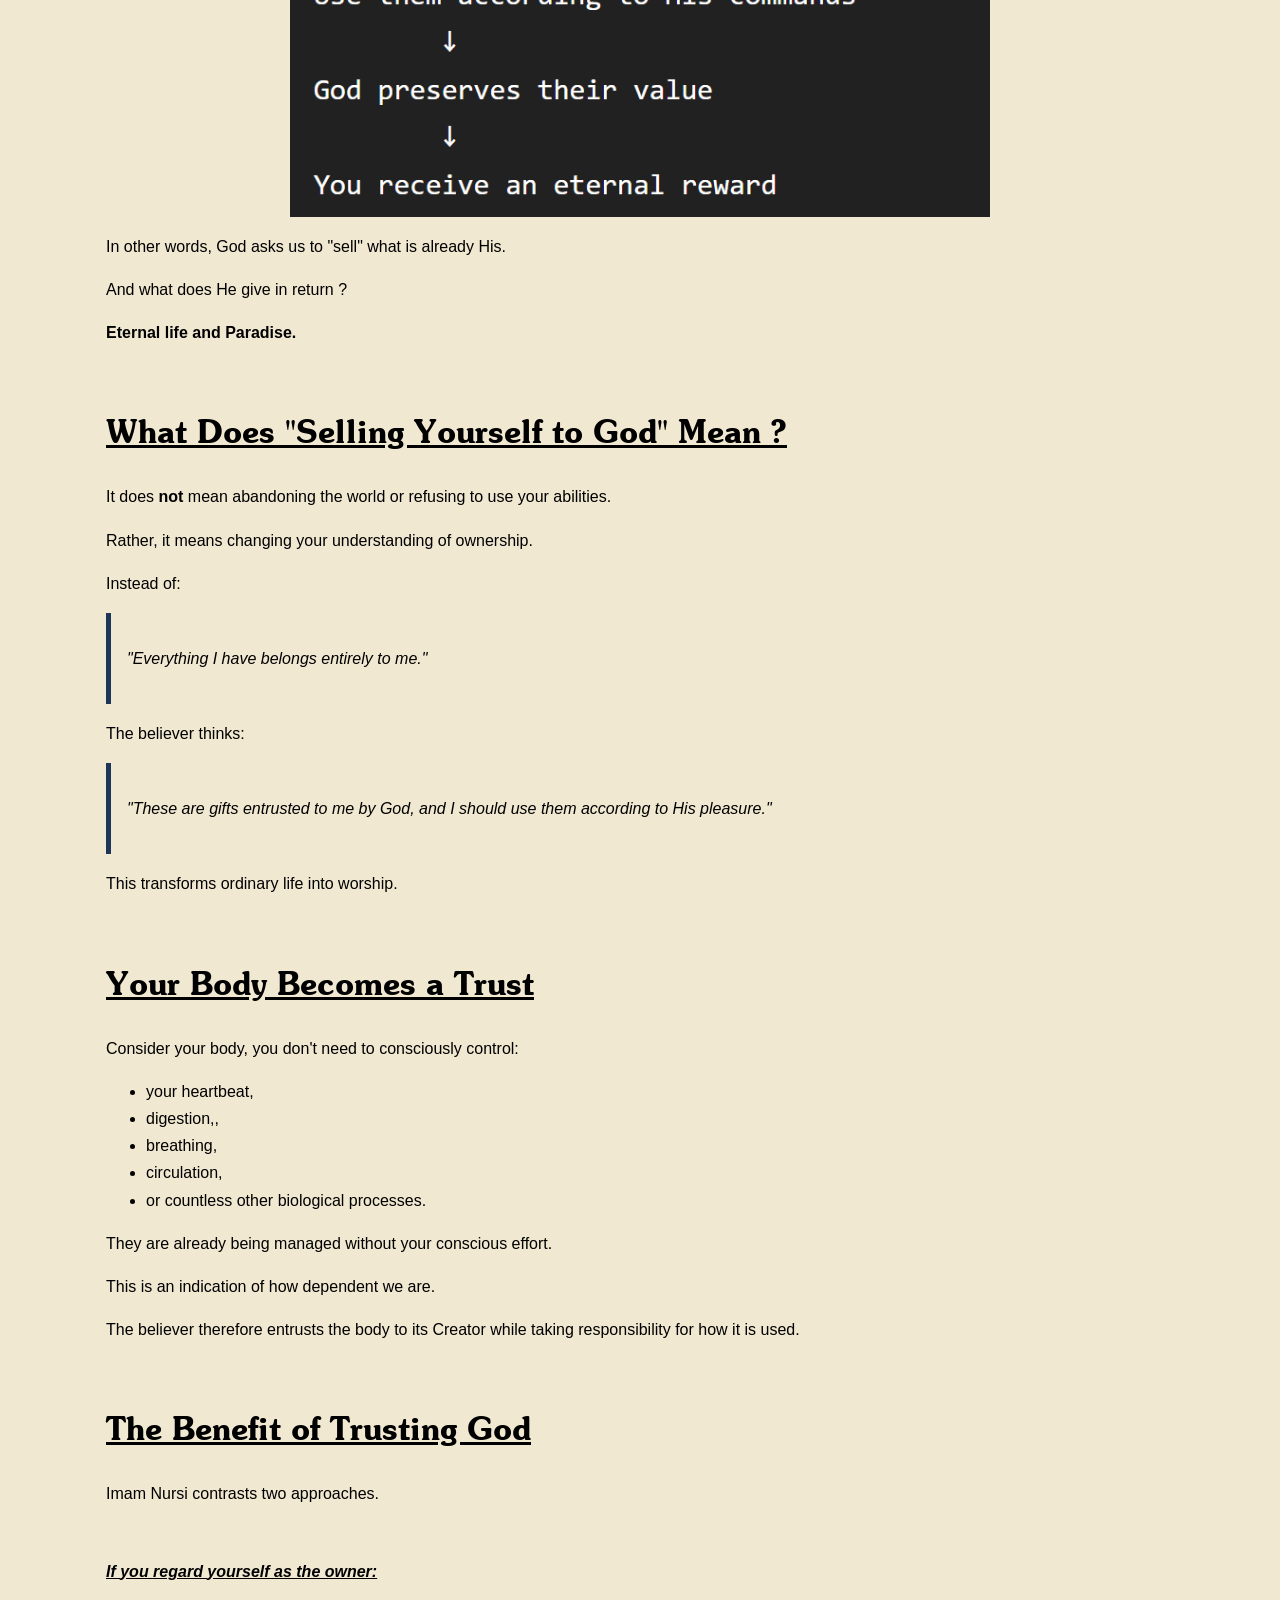
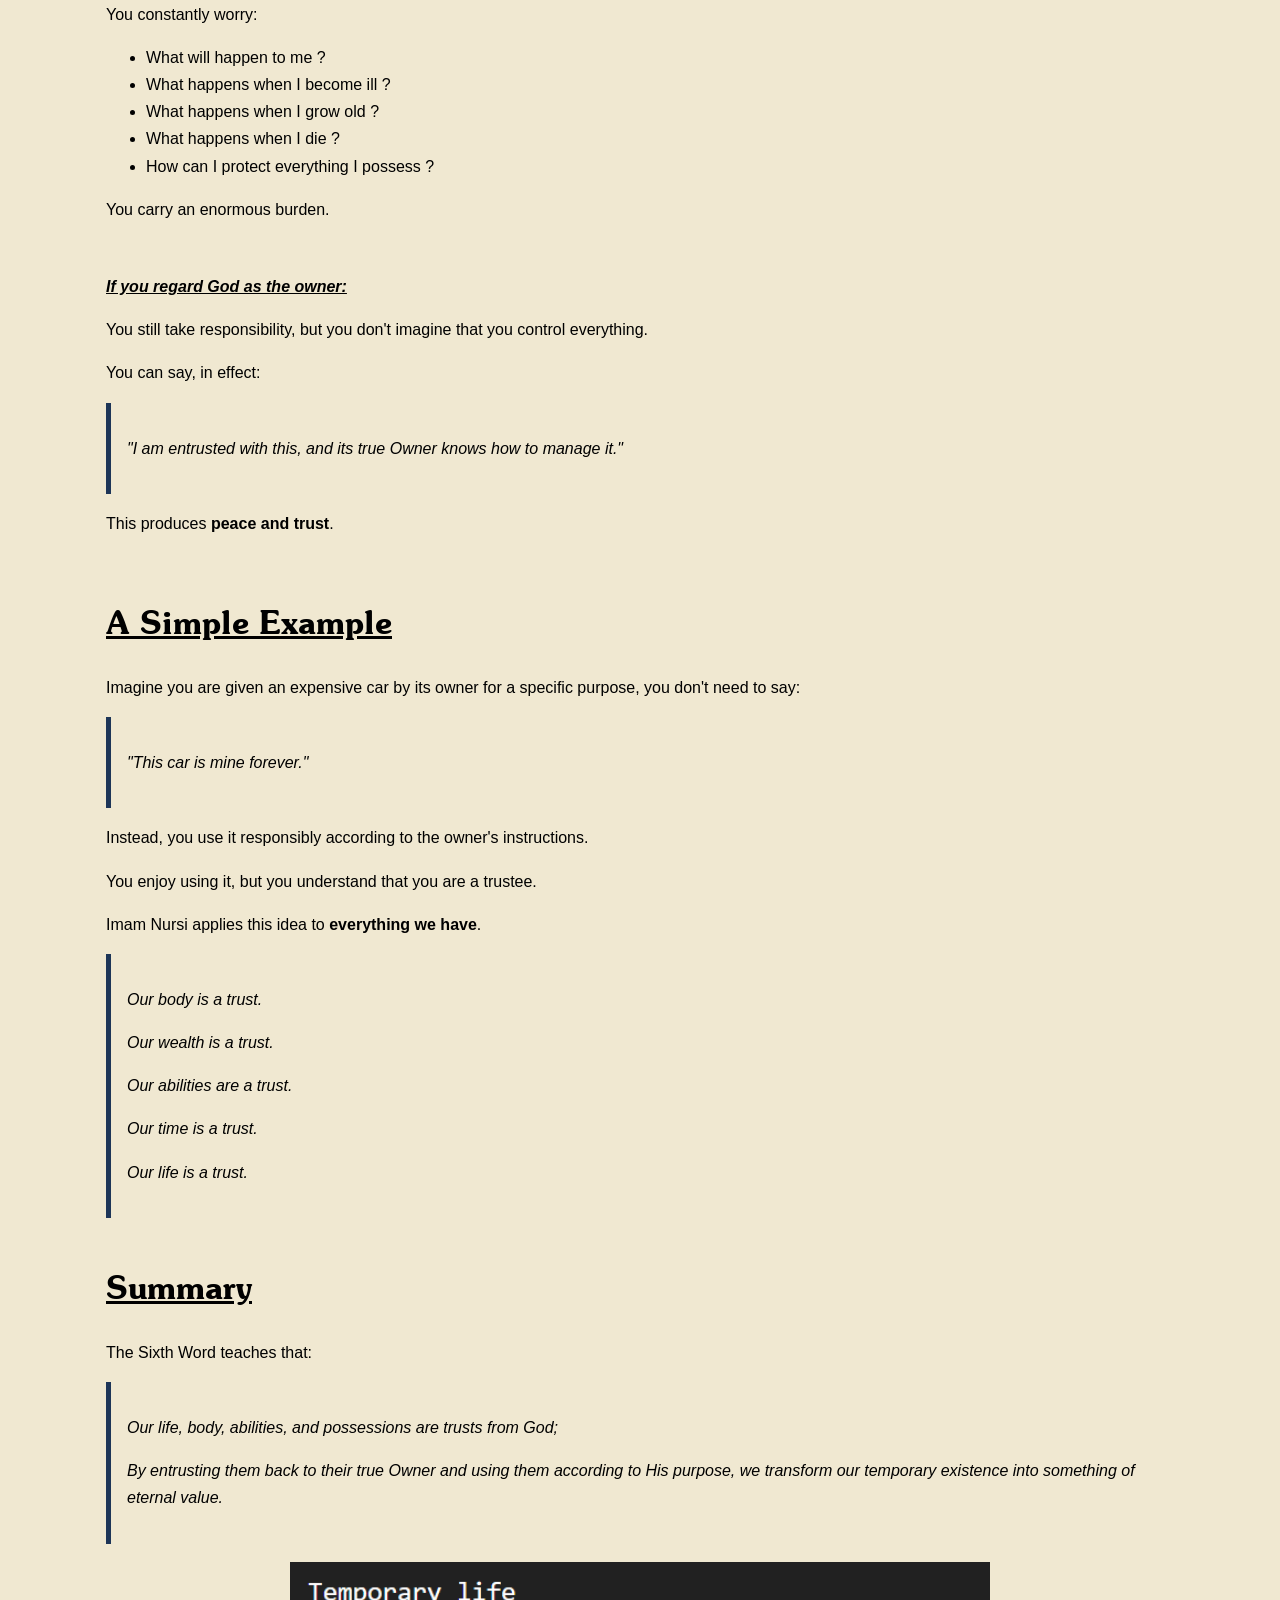
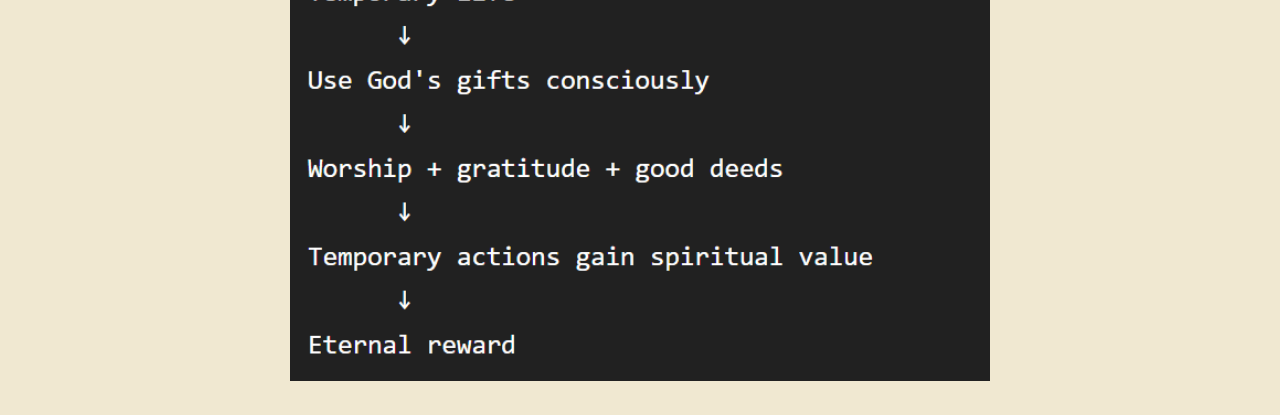
<file: words/words_06.html>
<!DOCTYPE html>

<html lang="en">

    <head>
        <link rel="stylesheet" type="text/css" href="../resources/css/style.css">
		
		<link rel="icon" type="image/x-icon" href="../resources/img/logo.png">
		
		<meta name="viewport" content="width=device-width, initial-scale=1.0">
		
		<meta http-equiv="refresh" content="300">
		
        <title>The Sixth Word</title>
        
    </head>

    <body>
        
        <header>
		
            <h2>The Sixth Word — The True Value of Human Life</h2>
        
        </header>
        
        <section>
			
			<img src="../resources/img/words_06/IMG00.png" alt="The Sixth Word">
			
			<br>
			
			<img src="../resources/img/words_06/IMG01.png" alt="The Sixth Word ENG">
			
			<br>
			
			<p class="normal-text">The <b>Sixth Word</b> of <i>The Words</i> by Imam Said Nursi explains the relationship between human beings, their body and soul, and the purpose of life.</p>
			
			<p class="normal-text">Its central message is that a person does not truly own themselves. <b>Our life, body, abilities, and possessions are entrusted to us by God.</b> When we recognize this and "sell" ourselves to God, we gain something far greater in return.</p>
			
			<br>
			
			<h3>Central Analogy: A Valuable Factory</h3>
			
			<p class="normal-text">Imam Nursi compares the human being to a factory or a complex piece of machinery.</p>
			
			<p class="normal-text">
				Imagine that you own a factory containing:
				
				<ul>
					<li class="normal-text">numerous machines,</li>
					<li class="normal-text">tools,</li>
					<li class="normal-text">materials,</li>
					<li class="normal-text">workers,</li>
					<li class="normal-text">and valuable equipment.</li>
				</ul>
			</p>
			
			<p class="normal-text">If you try to manage everything yourself, you become overwhelmed.</p>
			
			<p class="normal-text">But if you hand the factory over to its rightful owner, the owner takes responsibility for maintaining and operating it.</p>
			
			<p class="normal-text">The same principle applies to the human being.</p>
			
			<img src="../resources/img/words_06/IMG02.png" alt="Factory">
			
			<p class="normal-text">
				Our body is an extraordinarily complex "factory":
				
				<ul>
					<li class="normal-text">the heart works continuously,</li>
					<li class="normal-text">the lungs operate automatically,</li>
					<li class="normal-text">the eyes perceive the world,</li>
					<li class="normal-text">the brain processes information,</li>
					<li class="normal-text">cells continuously renew themselves.</li>
				</ul>
			</p>
			
			<p class="normal-text">We did not create or design any of these systems.</p>
			
			<br>
			
			<h3>We Are Trustees, Not Absolute Owners</h3>
			
			<p class="normal-text">Imam Nursi emphasizes the distinction between ownership and stewardship.</p>
			
			<p class="normal-text">We normally say:</p>
			
			<div class="quote">
				<p class="italic-text">"My body."</p>
				<p class="italic-text">"My life."</p>
				<p class="italic-text">"My wealth."</p>
			</div>
			
			<p class="normal-text">
				But ultimately, these things are temporary trusts. We did not choose:
				
				<ul>
					<li class="normal-text">when we were born,</li>
					<li class="normal-text">our biological systems,</li>
					<li class="normal-text">the fundamental laws governing our bodies,</li>
					<li class="normal-text">or when our lives will end.</li>
				</ul>
			</p>
			
			<p class="normal-text">Therefore, our relationship to these things is closer to trusteeship than absolute ownership.</p>
			
			<br>
			
			<h3>The Great Exchange</h3>
			
			<p class="normal-text">Imam Nursi describes a spiritual "transaction":</p>
			
			<img src="../resources/img/words_06/IMG03.png" alt="Transaction">
			
			<p class="normal-text">In other words, God asks us to "sell" what is already His.</p>
			
			<p class="normal-text">And what does He give in return ?</p>
			
			<p class="normal-text"><b>Eternal life and Paradise.</b></p>
			
			<br>
			
			<h3>What Does "Selling Yourself to God" Mean ?</h3>
			
			<p class="normal-text">It does <b>not</b> mean abandoning the world or refusing to use your abilities.</p>
			
			<p class="normal-text">Rather, it means changing your understanding of ownership.</p>
			
			<p class="normal-text">Instead of:</p>
			
			<div class="quote">
				<p class="italic-text">"Everything I have belongs entirely to me."</p>
			</div>
			
			<p class="normal-text">The believer thinks:</p>
			
			<div class="quote">
				<p class="italic-text">"These are gifts entrusted to me by God, and I should use them according to His pleasure."</p>
			</div>
			
			<p class="normal-text">This transforms ordinary life into worship.</p>
			
			<br>
			
			<h3>Your Body Becomes a Trust</h3>
			
			<p class="normal-text">
				Consider your body, you don't need to consciously control:
				
				<ul>
					<li class="normal-text">your heartbeat,</li>
					<li class="normal-text">digestion,,</li>
					<li class="normal-text">breathing,</li>
					<li class="normal-text">circulation,</li>
					<li class="normal-text">or countless other biological processes.</li>
				</ul>
			</p>
			
			<p class="normal-text">They are already being managed without your conscious effort.</p>
			
			<p class="normal-text">This is an indication of how dependent we are.</p>
			
			<p class="normal-text">The believer therefore entrusts the body to its Creator while taking responsibility for how it is used.</p>
			
			<br>
			
			<h3>The Benefit of Trusting God</h3>
			
			<p class="normal-text">Imam Nursi contrasts two approaches.</p>
			
			<br>
			
			<p class="normal-text"><u><b><i>If you regard yourself as the owner:</i></b></u></p>
			
			<p class="normal-text">
				You constantly worry:
				
				<ul>
					<li class="normal-text">What will happen to me ?</li>
					<li class="normal-text">What happens when I become ill ?</li>
					<li class="normal-text">What happens when I grow old ?</li>
					<li class="normal-text">What happens when I die ?</li>
					<li class="normal-text">How can I protect everything I possess ?</li>
				</ul>
			</p>
			
			<p class="normal-text">You carry an enormous burden.</p>
			
			<br>
			
			<p class="normal-text"><u><b><i>If you regard God as the owner:</i></b></u></p>
			
			<p class="normal-text">You still take responsibility, but you don't imagine that you control everything.</p>
			
			<p class="normal-text">You can say, in effect:</p>
			
			<div class="quote">
				<p class="italic-text">"I am entrusted with this, and its true Owner knows how to manage it."</p>
			</div>
			
			<p class="normal-text">This produces <b>peace and trust</b>.</p>
			
			<br>
			
			<h3>A Simple Example</h3>
			
			<p class="normal-text">Imagine you are given an expensive car by its owner for a specific purpose, you don't need to say:</p>
			
			<div class="quote">
				<p class="italic-text">"This car is mine forever."</p>
			</div>
			
			<p class="normal-text">Instead, you use it responsibly according to the owner's instructions.</p>
			
			<p class="normal-text">You enjoy using it, but you understand that you are a trustee.</p>
			
			<p class="normal-text">Imam Nursi applies this idea to <b>everything we have</b>.</p>
			
			<div class="quote">
				<p class="italic-text">Our body is a trust.</p>
				<p class="italic-text">Our wealth is a trust.</p>
				<p class="italic-text">Our abilities are a trust.</p>
				<p class="italic-text">Our time is a trust.</p>
				<p class="italic-text">Our life is a trust.</p>
			</div>
			
			<br>
			
			<h3>Summary</h3>
			
			<p class="normal-text">The Sixth Word teaches that:</p>
			
			<div class="quote">
				<p class="italic-text">Our life, body, abilities, and possessions are trusts from God;</p>
				<p class="italic-text">By entrusting them back to their true Owner and using them according to His purpose, we transform our temporary existence into something of eternal value.</p>
			</div>
			
			<br>
			
			<img src="../resources/img/words_06/IMG04.png" alt="Summary">
			
			<br>
			
        </section>
    
    </body>
    

</html>
</file>
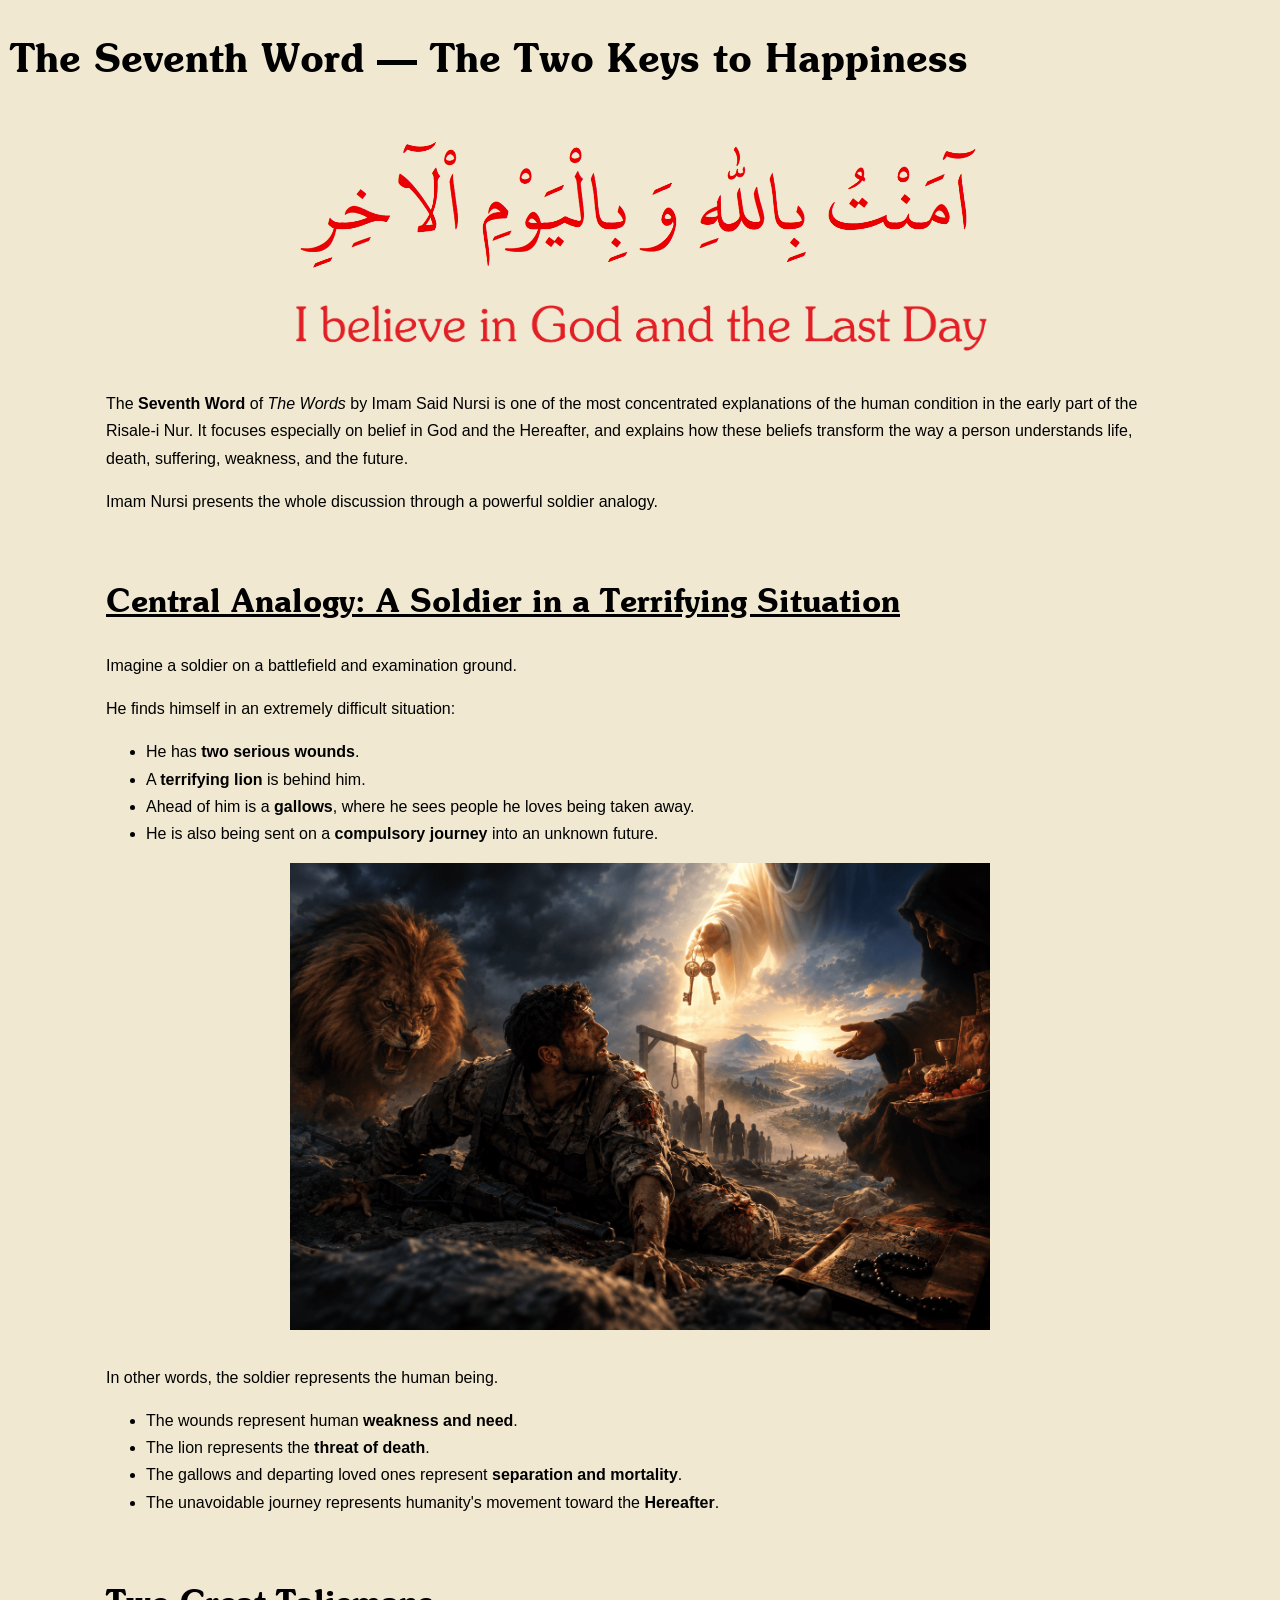
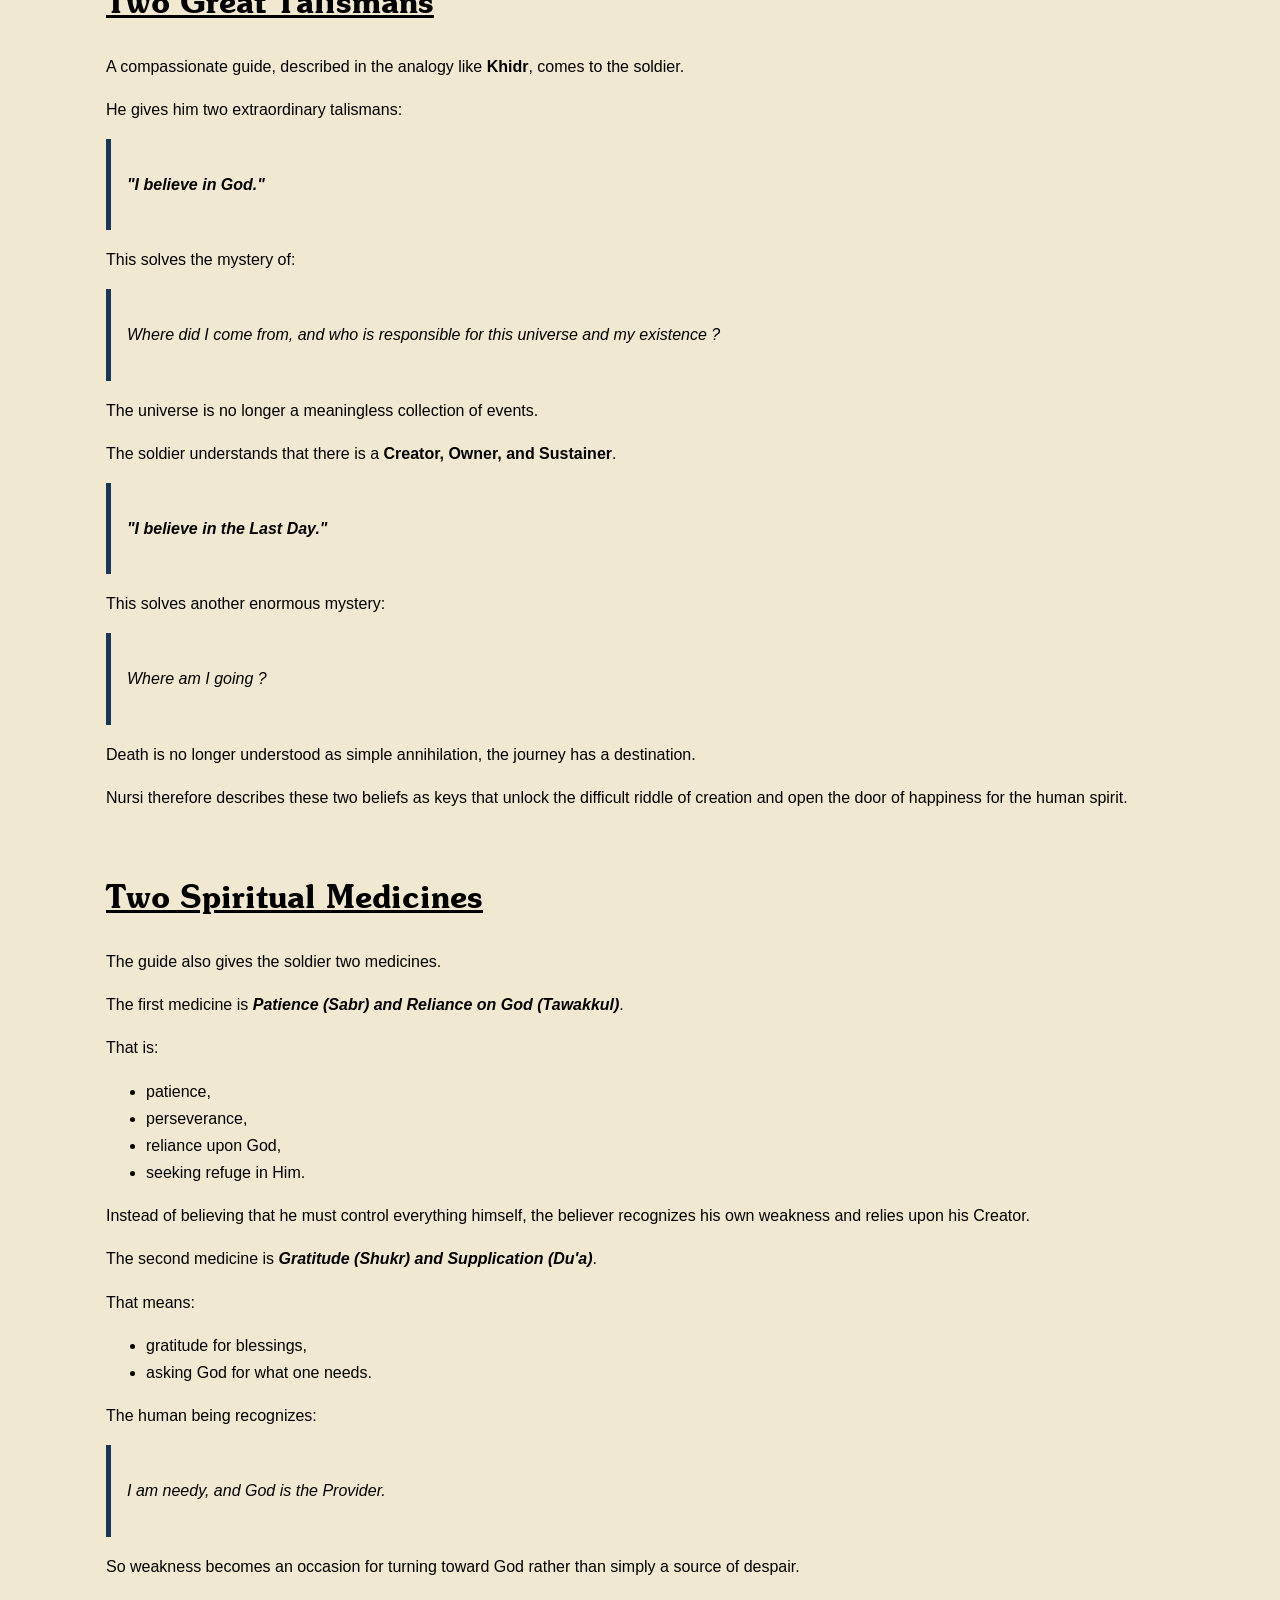
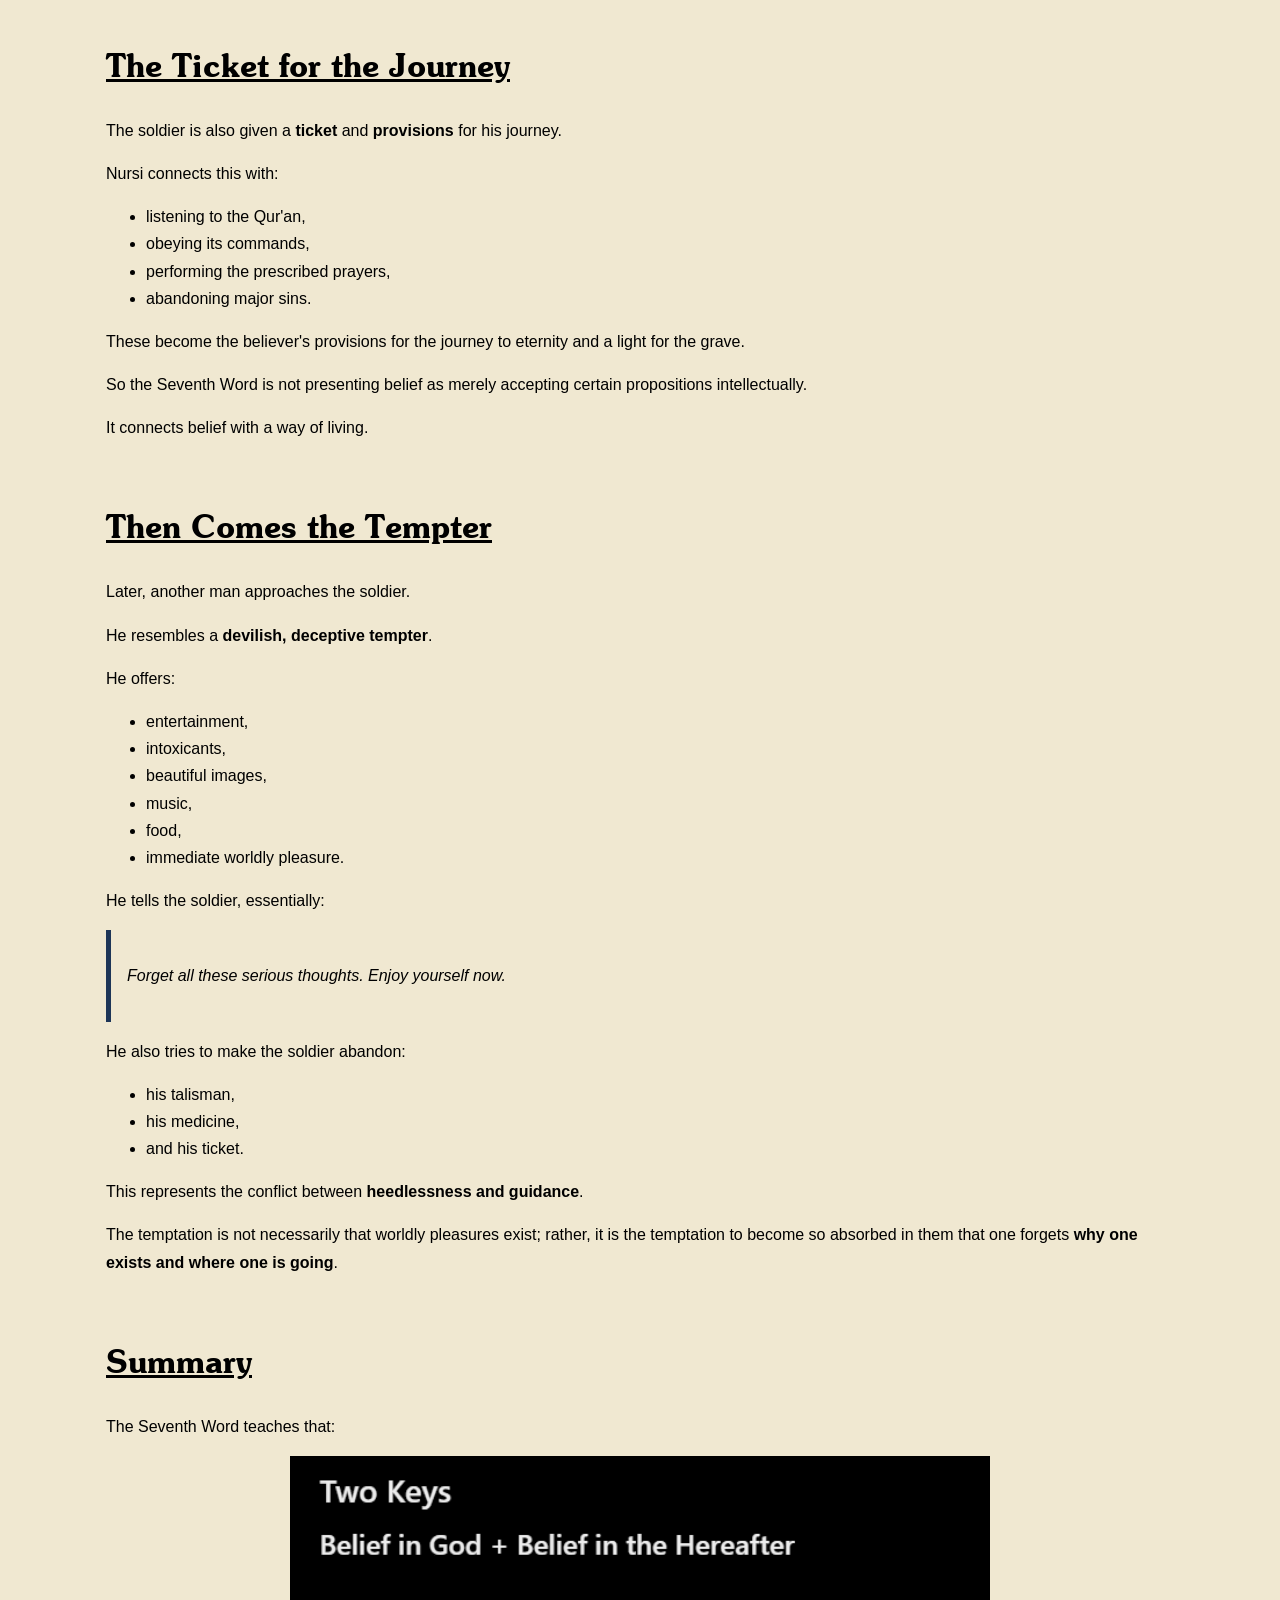
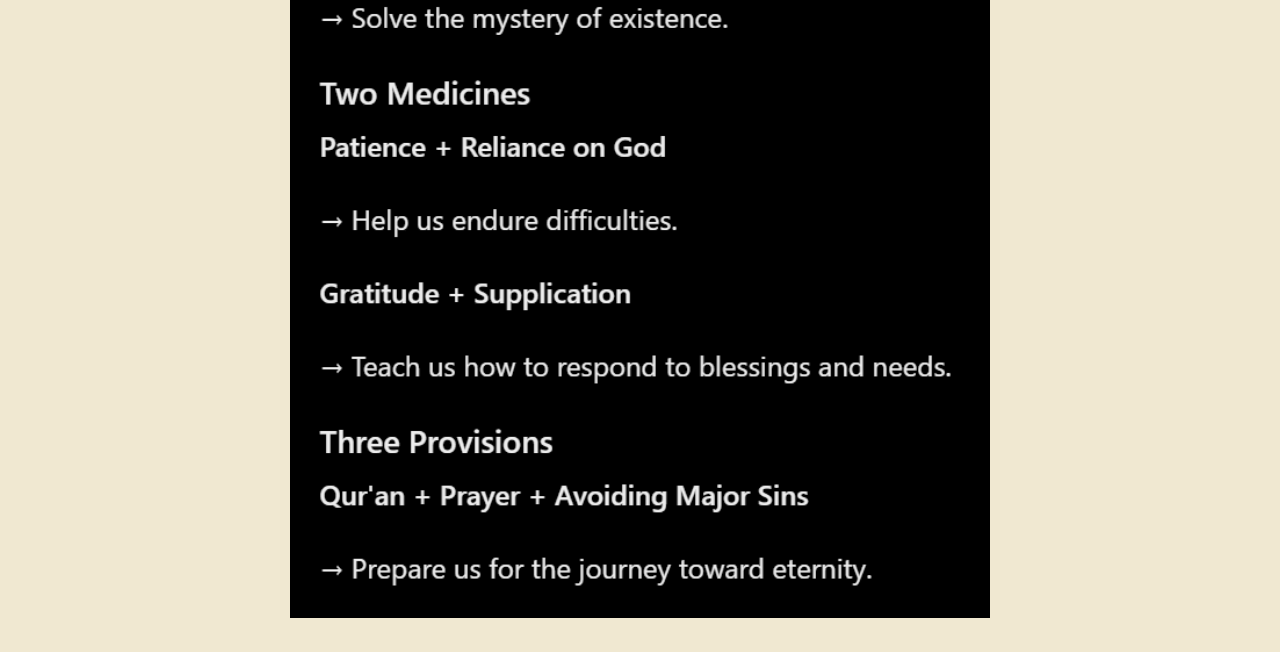
<file: words/words_07.html>
<!DOCTYPE html>

<html lang="en">

    <head>
        <link rel="stylesheet" type="text/css" href="../resources/css/style.css">
		
		<link rel="icon" type="image/x-icon" href="../resources/img/logo.png">
		
		<meta name="viewport" content="width=device-width, initial-scale=1.0">
		
		<meta http-equiv="refresh" content="300">
		
        <title>The Seventh Word</title>
        
    </head>

    <body>
        
        <header>
		
            <h2>The Seventh Word — The Two Keys to Happiness</h2>
        
        </header>
        
        <section>
			
			<img src="../resources/img/words_07/IMG00.png" alt="The Seventh Word">
			
			<br>
			
			<img src="../resources/img/words_07/IMG01.png" alt="The Seventh Word ENG">
			
			<br>
			
			<p class="normal-text">The <b>Seventh Word</b> of <i>The Words</i> by Imam Said Nursi is one of the most concentrated explanations of the human condition in the early part of the Risale-i Nur. It focuses especially on belief in God and the Hereafter, and explains how these beliefs transform the way a person understands life, death, suffering, weakness, and the future.</p>
			
			<p class="normal-text">Imam Nursi presents the whole discussion through a powerful soldier analogy.</p>
			
			<br>
			
			<h3>Central Analogy: A Soldier in a Terrifying Situation</h3>
			
			<p class="normal-text">Imagine a soldier on a battlefield and examination ground.</p>
			
			<p class="normal-text">
				He finds himself in an extremely difficult situation:
				
				<ul>
					<li class="normal-text">He has <b>two serious wounds</b>.</li>
					<li class="normal-text">A <b>terrifying lion</b> is behind him.</li>
					<li class="normal-text">Ahead of him is a <b>gallows</b>, where he sees people he loves being taken away.</li>
					<li class="normal-text">He is also being sent on a <b>compulsory journey</b> into an unknown future.</li>
				</ul>
			</p>
			
			<img src="../resources/img/words_07/IMG02.png" alt="Soldier">
			
			<br>
			
			<p class="normal-text">
				In other words, the soldier represents the human being.
				
				<ul>
					<li class="normal-text">The wounds represent human <b>weakness and need</b>.</li>
					<li class="normal-text">The lion represents the <b>threat of death</b>.</li>
					<li class="normal-text">The gallows and departing loved ones represent <b>separation and mortality</b>.</li>
					<li class="normal-text">The unavoidable journey represents humanity's movement toward the <b>Hereafter</b>.</li>
				</ul>
			</p>
			
			<br>
			
			<h3>Two Great Talismans</h3>
			
			<p class="normal-text">A compassionate guide, described in the analogy like <b>Khidr</b>, comes to the soldier.</p>
			
			<p class="normal-text">He gives him two extraordinary talismans:</p>
			
			<div class="quote">
				<p class="italic-text"><b>"I believe in God."</b></p>
			</div>
			
			<p class="normal-text">This solves the mystery of:</p>
			
			<div class="quote">
				<p class="italic-text">Where did I come from, and who is responsible for this universe and my existence ?</p>
			</div>
			
			<p class="normal-text">The universe is no longer a meaningless collection of events.</p>
			
			<p class="normal-text">The soldier understands that there is a <b>Creator, Owner, and Sustainer</b>.</p>
			
			<div class="quote">
				<p class="italic-text"><b>"I believe in the Last Day."</b></p>
			</div>
			
			<p class="normal-text">This solves another enormous mystery:</p>
			
			<div class="quote">
				<p class="italic-text">Where am I going ?</p>
			</div>
			
			<p class="normal-text">Death is no longer understood as simple annihilation, the journey has a destination.</p>
			
			<p class="normal-text">Nursi therefore describes these two beliefs as keys that unlock the difficult riddle of creation and open the door of happiness for the human spirit.</p>
			
			<br>
			
			<h3>Two Spiritual Medicines</h3>
			
			<p class="normal-text">The guide also gives the soldier two medicines.</p>
			
			<p class="normal-text">The first medicine is <b><i>Patience (Sabr) and Reliance on God (Tawakkul)</i></b>.</p>
			
			<p class="normal-text">
				That is:
				
				<ul>
					<li class="normal-text">patience,</li>
					<li class="normal-text">perseverance,</li>
					<li class="normal-text">reliance upon God,</li>
					<li class="normal-text">seeking refuge in Him.</li>
				</ul>
			</p>
			
			<p class="normal-text">Instead of believing that he must control everything himself, the believer recognizes his own weakness and relies upon his Creator.</p>
			
			<p class="normal-text">The second medicine is <b><i>Gratitude (Shukr) and Supplication (Du'a)</i></b>.</p>
			
			<p class="normal-text">
				That means:
				
				<ul>
					<li class="normal-text">gratitude for blessings,</li>
					<li class="normal-text">asking God for what one needs.</li>
				</ul>
			</p>
			
			<p class="normal-text">The human being recognizes:</p>
			
			<div class="quote">
				<p class="italic-text">I am needy, and God is the Provider.</p>
			</div>
			
			<p class="normal-text">So weakness becomes an occasion for turning toward God rather than simply a source of despair.</p>
			
			<br>
			
			<h3>The Ticket for the Journey</h3>
			
			<p class="normal-text">The soldier is also given a <b>ticket</b> and <b>provisions</b> for his journey.</p>
			
			<p class="normal-text">
				Nursi connects this with:
				
				<ul>
					<li class="normal-text">listening to the Qur'an,</li>
					<li class="normal-text">obeying its commands,</li>
					<li class="normal-text">performing the prescribed prayers,</li>
					<li class="normal-text">abandoning major sins.</li>
				</ul>
			</p>
			
			<p class="normal-text">These become the believer's provisions for the journey to eternity and a light for the grave.</p>
			
			<p class="normal-text">So the Seventh Word is not presenting belief as merely accepting certain propositions intellectually.</p>
			
			<p class="normal-text">It connects belief with a way of living.</p>
			
			<br>
			
			<h3>Then Comes the Tempter</h3>
			
			<p class="normal-text">Later, another man approaches the soldier.</p>
			
			<p class="normal-text">He resembles a <b>devilish, deceptive tempter</b>.</p>
			
			<p class="normal-text">
				He offers:
				
				<ul>
					<li class="normal-text">entertainment,</li>
					<li class="normal-text">intoxicants,</li>
					<li class="normal-text">beautiful images,</li>
					<li class="normal-text">music,</li>
					<li class="normal-text">food,</li>
					<li class="normal-text">immediate worldly pleasure.</li>
				</ul>
			</p>
			
			<p class="normal-text">He tells the soldier, essentially:</p>
			
			<div class="quote">
				<p class="italic-text">Forget all these serious thoughts. Enjoy yourself now.</p>
			</div>
			
			<p class="normal-text">
				He also tries to make the soldier abandon:
				
				<ul>
					<li class="normal-text">his talisman,</li>
					<li class="normal-text">his medicine,</li>
					<li class="normal-text">and his ticket.</li>
				</ul>
			</p>
			
			<p class="normal-text">This represents the conflict between <b>heedlessness and guidance</b>.</p>
			
			<p class="normal-text">The temptation is not necessarily that worldly pleasures exist; rather, it is the temptation to become so absorbed in them that one forgets <b>why one exists and where one is going</b>.</p>
			
			<br>
			
			<h3>Summary</h3>
			
			<p class="normal-text">The Seventh Word teaches that:</p>
			
			<img src="../resources/img/words_07/IMG03.png" alt="Summary">
			
			<br>
			
        </section>
    
    </body>
    

</html>
</file>
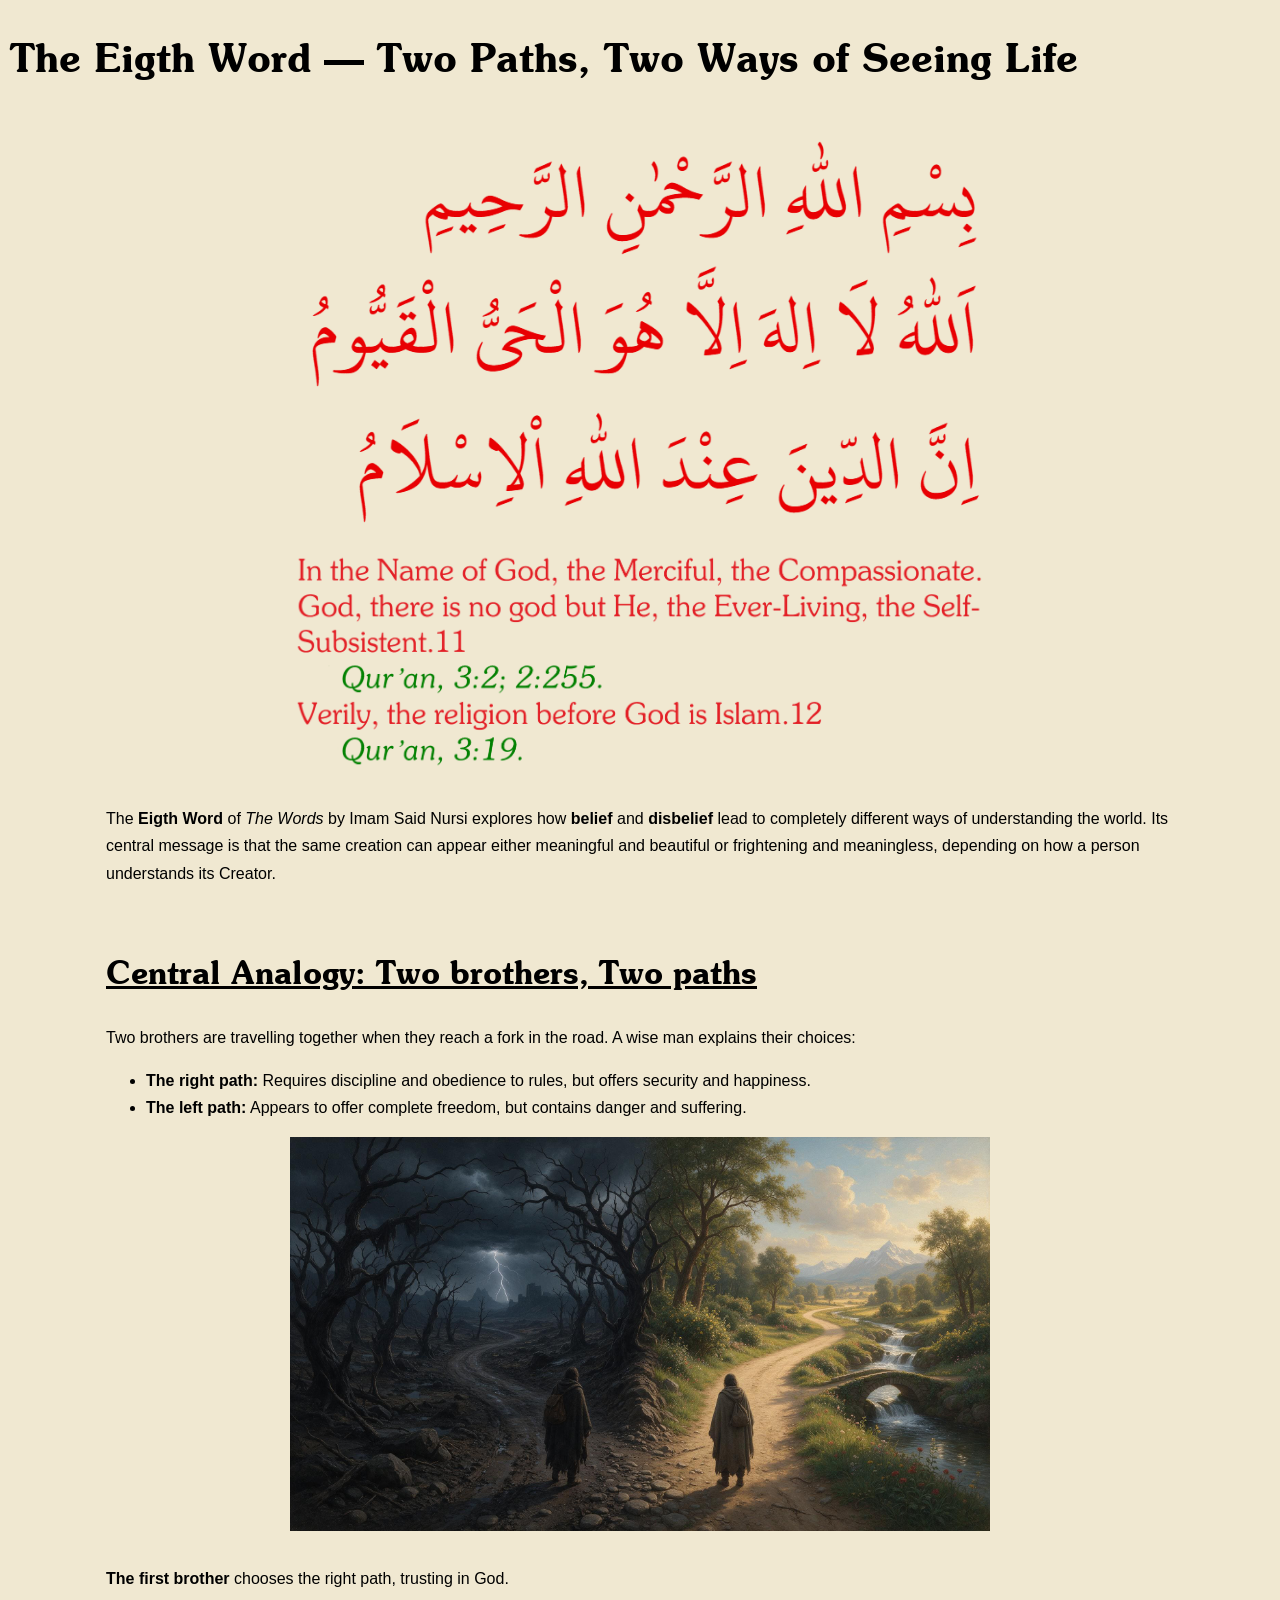
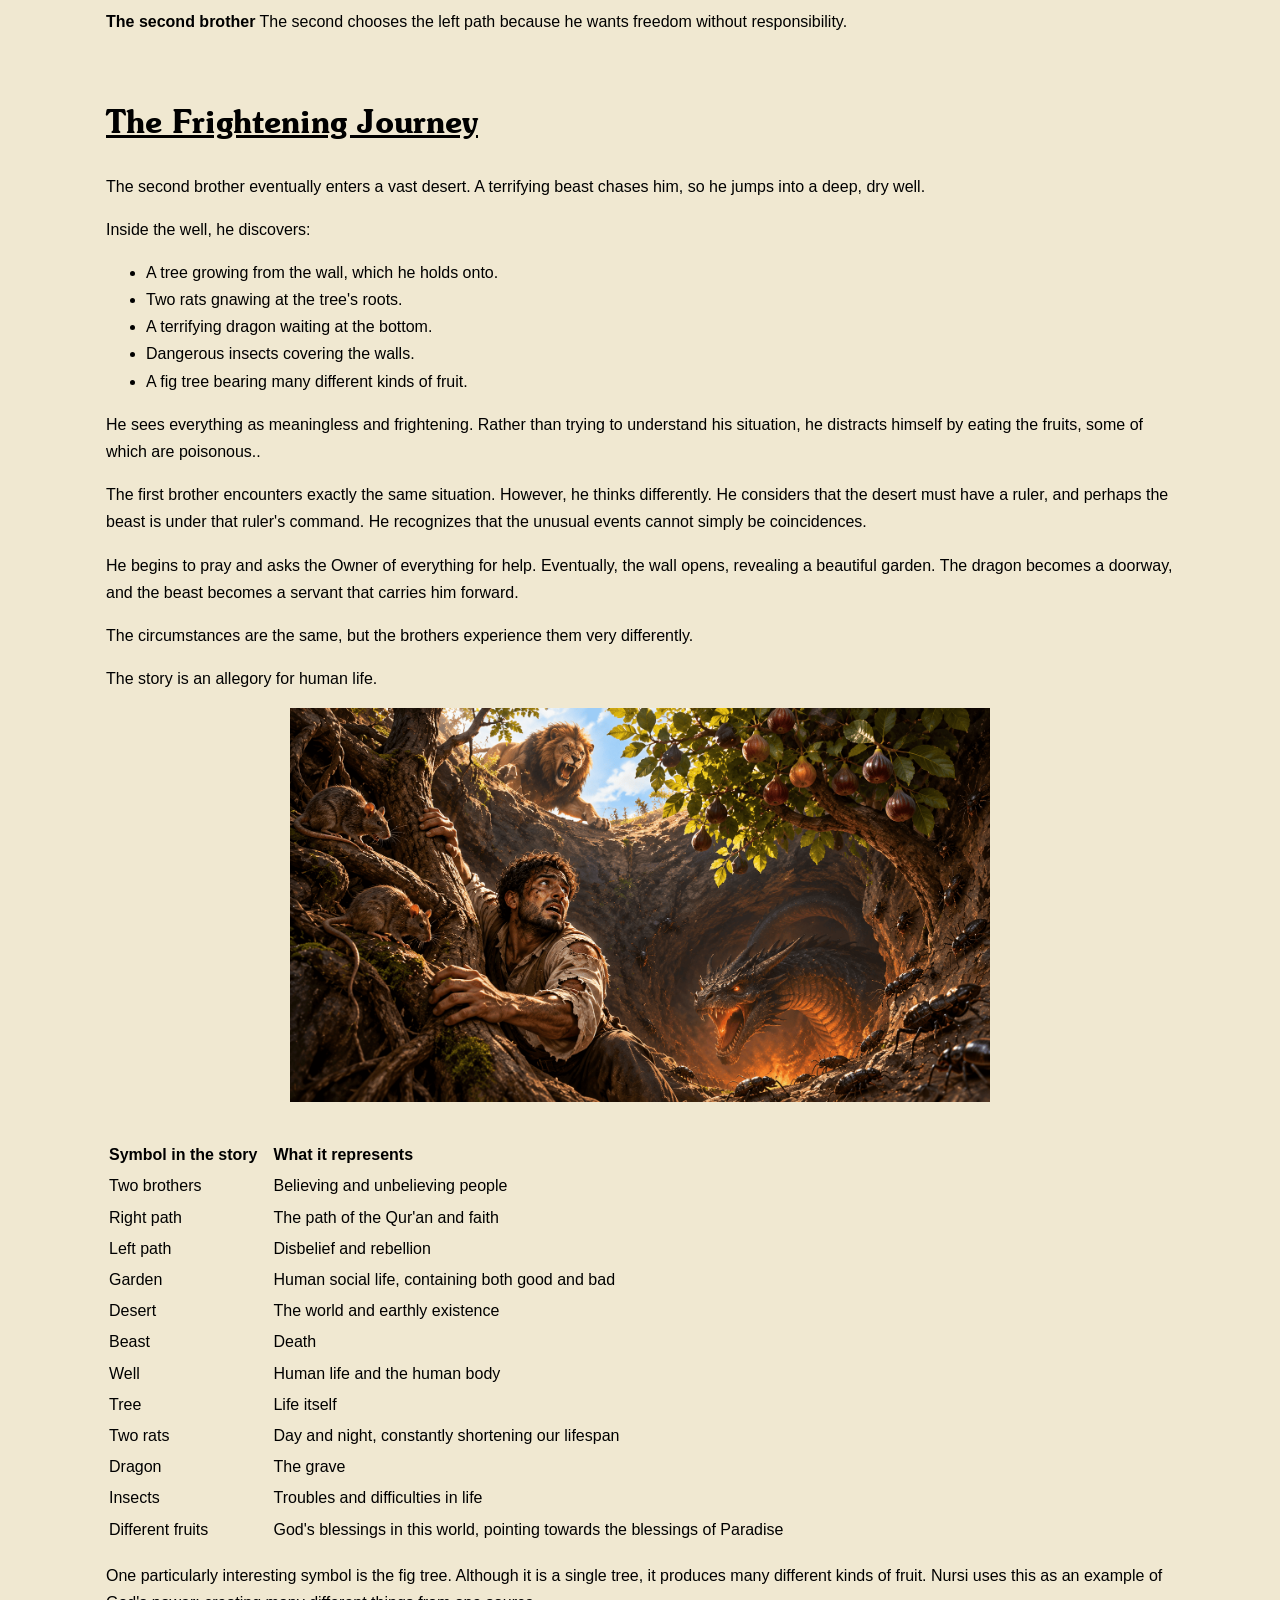
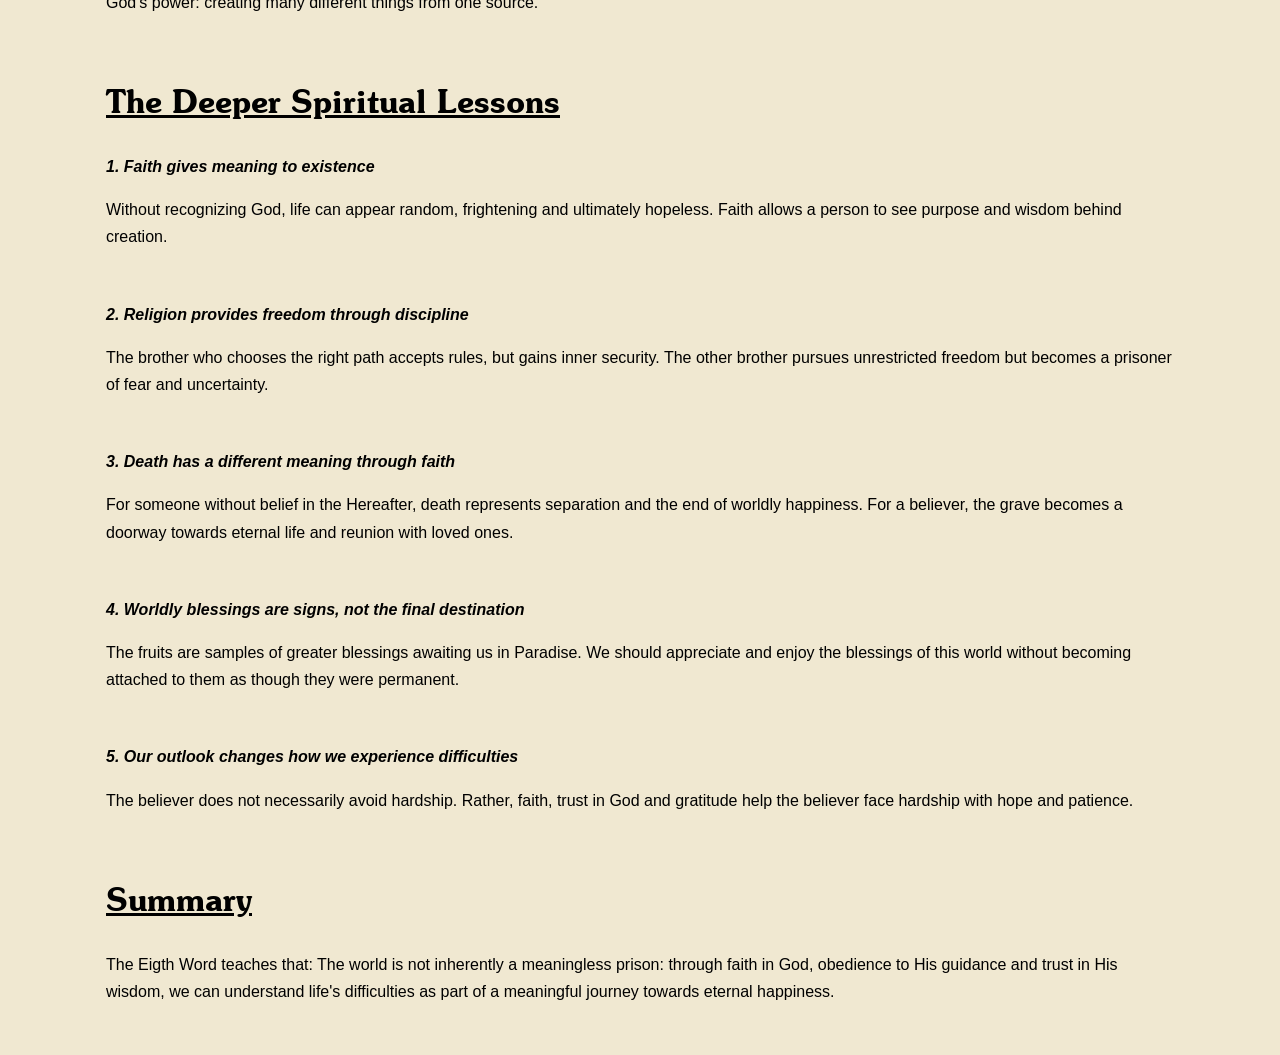
<file: words/words_08.html>
<!DOCTYPE html>

<html lang="en">

	<head>
		<link rel="stylesheet" type="text/css" href="../resources/css/style.css">
		
		<link rel="icon" type="image/x-icon" href="../resources/img/logo.png">
		
		<meta name="viewport" content="width=device-width, initial-scale=1.0">
		
		<meta http-equiv="refresh" content="300">
		
		<title>The Eigth Word</title>
	</head>

	<body>
		<header>
		
			<h2>The Eigth Word — Two Paths, Two Ways of Seeing Life</h2>

		</header>

		<section>
			
			<img src="../resources/img/words_08/IMG00.png" alt="The Eigth Word">
			
			<br>
			
			<img src="../resources/img/words_08/IMG01.png" alt="The Eigth Word ENG">
			
			<br>
			
			<p class="normal-text">The <b>Eigth Word</b> of <i>The Words</i> by Imam Said Nursi explores how <b>belief</b> and <b>disbelief</b> lead to completely different ways of understanding the world. Its central message is that the same creation can appear either meaningful and beautiful or frightening and meaningless, depending on how a person understands its Creator.</p>
			
			
			<br>
			
			<h3>Central Analogy: Two brothers, Two paths</h3>
			
			<p class="normal-text">
				Two brothers are travelling together when they reach a fork in the road. A wise man explains their choices:
				
				<ul>
					<li class="normal-text"><b>The right path:</b> Requires discipline and obedience to rules, but offers security and happiness.</li>
					<li class="normal-text"><b>The left path:</b> Appears to offer complete freedom, but contains danger and suffering.</li>
				</ul>
			</p>
			
			<img src="../resources/img/words_08/IMG02.jpg" alt="Two Paths">
			
			<br>
			
			<p class="normal-text"><b>The first brother</b> chooses the right path, trusting in God.</p>
			
			<p class="normal-text"><b>The second brother</b> The second chooses the left path because he wants freedom without responsibility.</p>
			
			<br>
			
			<h3>The Frightening Journey</h3>
			
			<p class="normal-text">The second brother eventually enters a vast desert. A terrifying beast chases him, so he jumps into a deep, dry well.</p>
			
			<p class="normal-text">
				Inside the well, he discovers:
				
				<ul>
					<li class="normal-text">A tree growing from the wall, which he holds onto.</li>
					<li class="normal-text">Two rats gnawing at the tree's roots.</li>
					<li class="normal-text">A terrifying dragon waiting at the bottom.</li>
					<li class="normal-text">Dangerous insects covering the walls.</li>
					<li class="normal-text">A fig tree bearing many different kinds of fruit.</li>
				</ul>
			</p>
			
			<p class="normal-text">He sees everything as meaningless and frightening. Rather than trying to understand his situation, he distracts himself by eating the fruits, some of which are poisonous..</p>
			
			<p class="normal-text">The first brother encounters exactly the same situation. However, he thinks differently. He considers that the desert must have a ruler, and perhaps the beast is under that ruler's command. He recognizes that the unusual events cannot simply be coincidences.</p>
			
			<p class="normal-text">He begins to pray and asks the Owner of everything for help. Eventually, the wall opens, revealing a beautiful garden. The dragon becomes a doorway, and the beast becomes a servant that carries him forward.</p>
			
			<p class="normal-text">The circumstances are the same, but the brothers experience them very differently.</p>
			
			<p class="normal-text">The story is an allegory for human life.</p>
			
			<img src="../resources/img/words_08/IMG03.png" alt="The Well">
			
			<br>
			<br>
			
			<table class="normal-text">
				<tr>
					<th>Symbol in the story</th>
					<td></td>
					<td></td>
					<td></td>
					<th align="left">What it represents</th>
				</tr>
				<tr>
					<td>Two brothers</td>
					<td></td>
					<td></td>
					<td></td>
					<td>Believing and unbelieving people</td>
				</tr>
				<tr>
					<td>Right path</td>
					<td></td>
					<td></td>
					<td></td>
					<td>The path of the Qur'an and faith</td>
				</tr>
				<tr>
					<td>Left path</td>
					<td></td>
					<td></td>
					<td></td>
					<td>Disbelief and rebellion</td>
				</tr>
				<tr>
					<td>Garden</td>
					<td></td>
					<td></td>
					<td></td>
					<td>Human social life, containing both good and bad</td>
				</tr>
				<tr>
					<td>Desert</td>
					<td></td>
					<td></td>
					<td></td>
					<td>The world and earthly existence</td>
				</tr>
				<tr>
					<td>Beast</td>
					<td></td>
					<td></td>
					<td></td>
					<td>Death</td>
				</tr>
				<tr>
					<td>Well</td>
					<td></td>
					<td></td>
					<td></td>
					<td>Human life and the human body</td>
				</tr>
					<td>Tree</td>
					<td></td>
					<td></td>
					<td></td>
					<td>Life itself</td>
				</tr>
					<td>Two rats</td>
					<td></td>
					<td></td>
					<td></td>
					<td>Day and night, constantly shortening our lifespan</td>
				</tr>
					<td>Dragon</td>
					<td></td>
					<td></td>
					<td></td>
					<td>The grave</td>
				</tr>
					<td>Insects</td>
					<td></td>
					<td></td>
					<td></td>
					<td>Troubles and difficulties in life</td>
				</tr>
					<td>Different fruits</td>
					<td></td>
					<td></td>
					<td></td>
					<td>God's blessings in this world, pointing towards the blessings of Paradise</td>
				</tr>
			</table>
			
			<p class="normal-text">One particularly interesting symbol is the fig tree. Although it is a single tree, it produces many different kinds of fruit. Nursi uses this as an example of God's power: creating many different things from one source.</p>
			
			<br>
			
			<h3>The Deeper Spiritual Lessons</h3>
			
			<p class="normal-text"><b><i>1. Faith gives meaning to existence</i></b></p>
			
			<p class="normal-text">Without recognizing God, life can appear random, frightening and ultimately hopeless. Faith allows a person to see purpose and wisdom behind creation.</p>
			
			<br>
			
			<p class="normal-text"><b><i>2. Religion provides freedom through discipline</i></b></p>
			
			<p class="normal-text">The brother who chooses the right path accepts rules, but gains inner security. The other brother pursues unrestricted freedom but becomes a prisoner of fear and uncertainty.</p>
			
			<br>
			
			<p class="normal-text"><b><i>3. Death has a different meaning through faith</i></b></p>
			
			<p class="normal-text">For someone without belief in the Hereafter, death represents separation and the end of worldly happiness. For a believer, the grave becomes a doorway towards eternal life and reunion with loved ones.</p>
			
			<br>
			
			<p class="normal-text"><b><i>4. Worldly blessings are signs, not the final destination</i></b></p>
			
			
			<p class="normal-text">The fruits are samples of greater blessings awaiting us in Paradise. We should appreciate and enjoy the blessings of this world without becoming attached to them as though they were permanent.</p>
			
			<br>
			
			<p class="normal-text"><b><i>5. Our outlook changes how we experience difficulties</i></b></p>
			
			<p class="normal-text">The believer does not necessarily avoid hardship. Rather, faith, trust in God and gratitude help the believer face hardship with hope and patience.</p>
			
			<br>
			
			<h3>Summary</h3>
			
			<p class="normal-text">The Eigth Word teaches that: The world is not inherently a meaningless prison: through faith in God, obedience to His guidance and trust in His wisdom, we can understand life's difficulties as part of a meaningful journey towards eternal happiness.</p>
			
			<br>
			
		</section>
	</body>
</html>
</file>
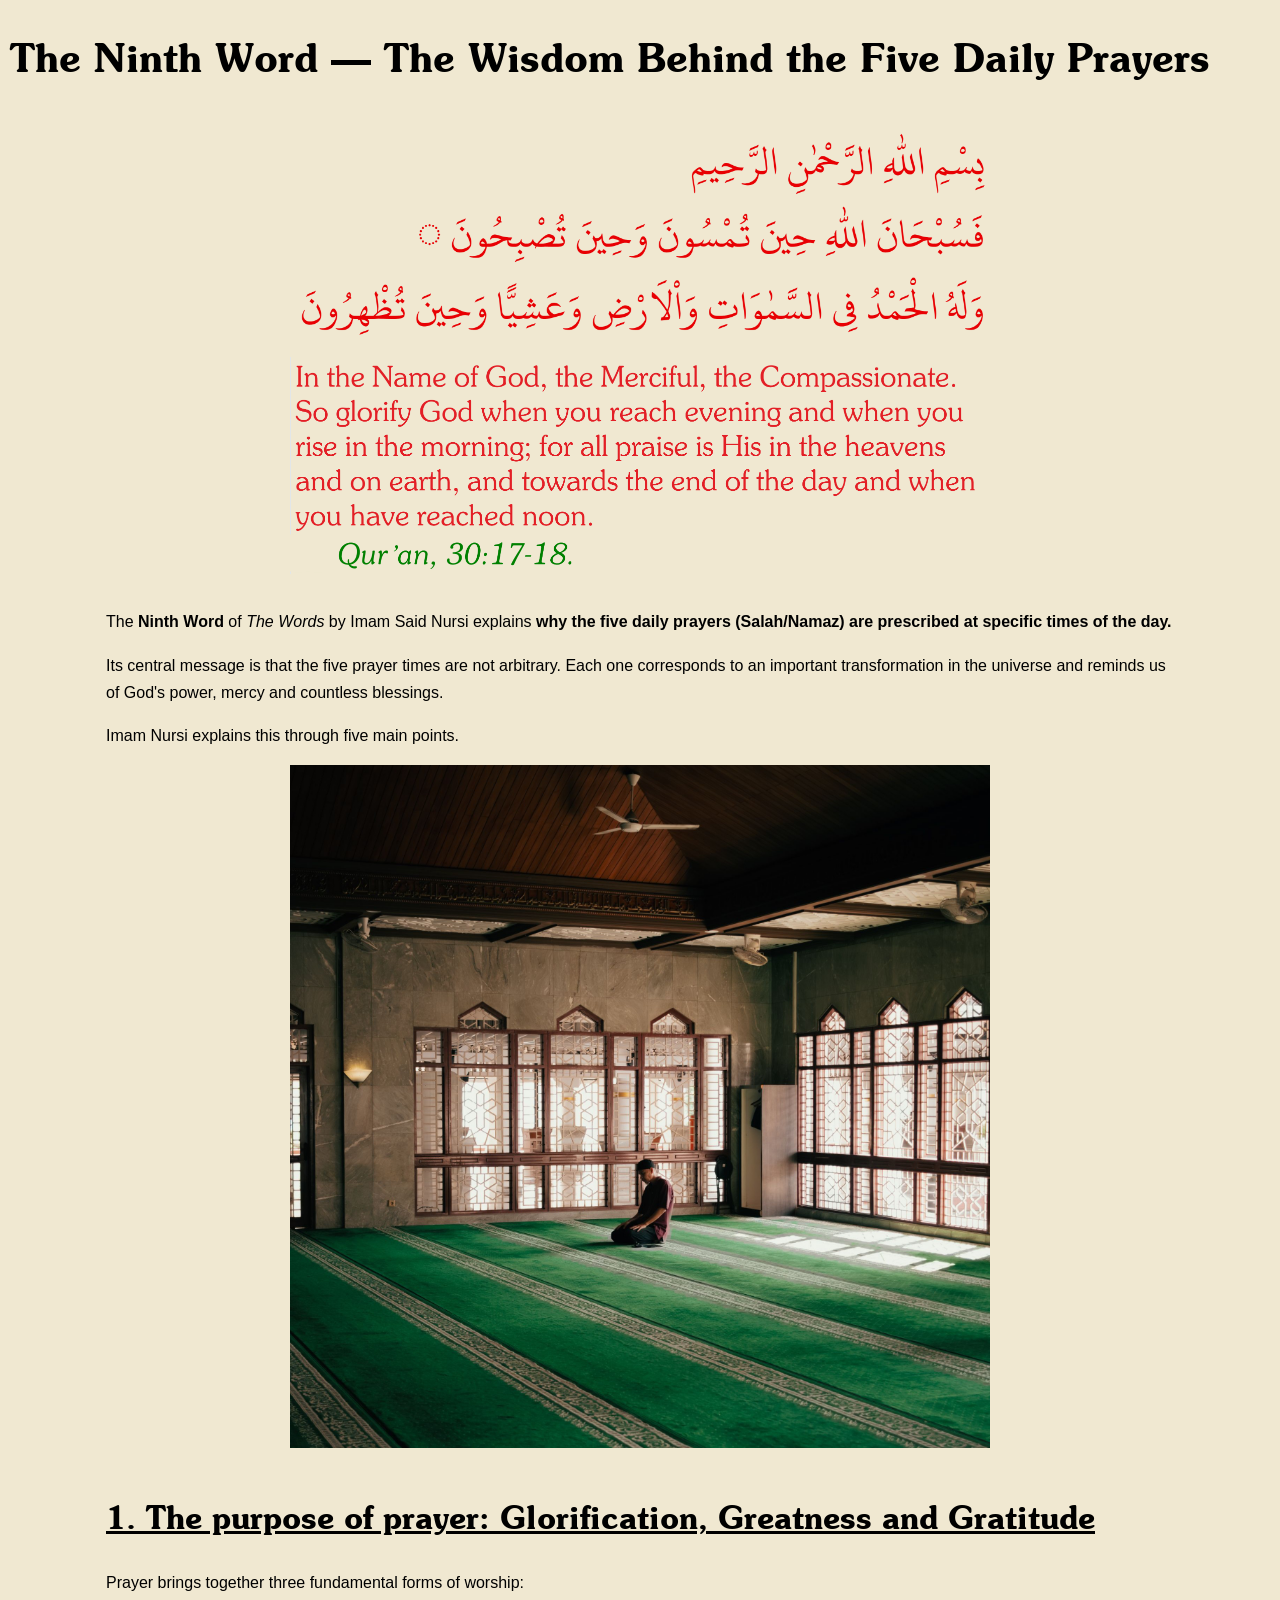
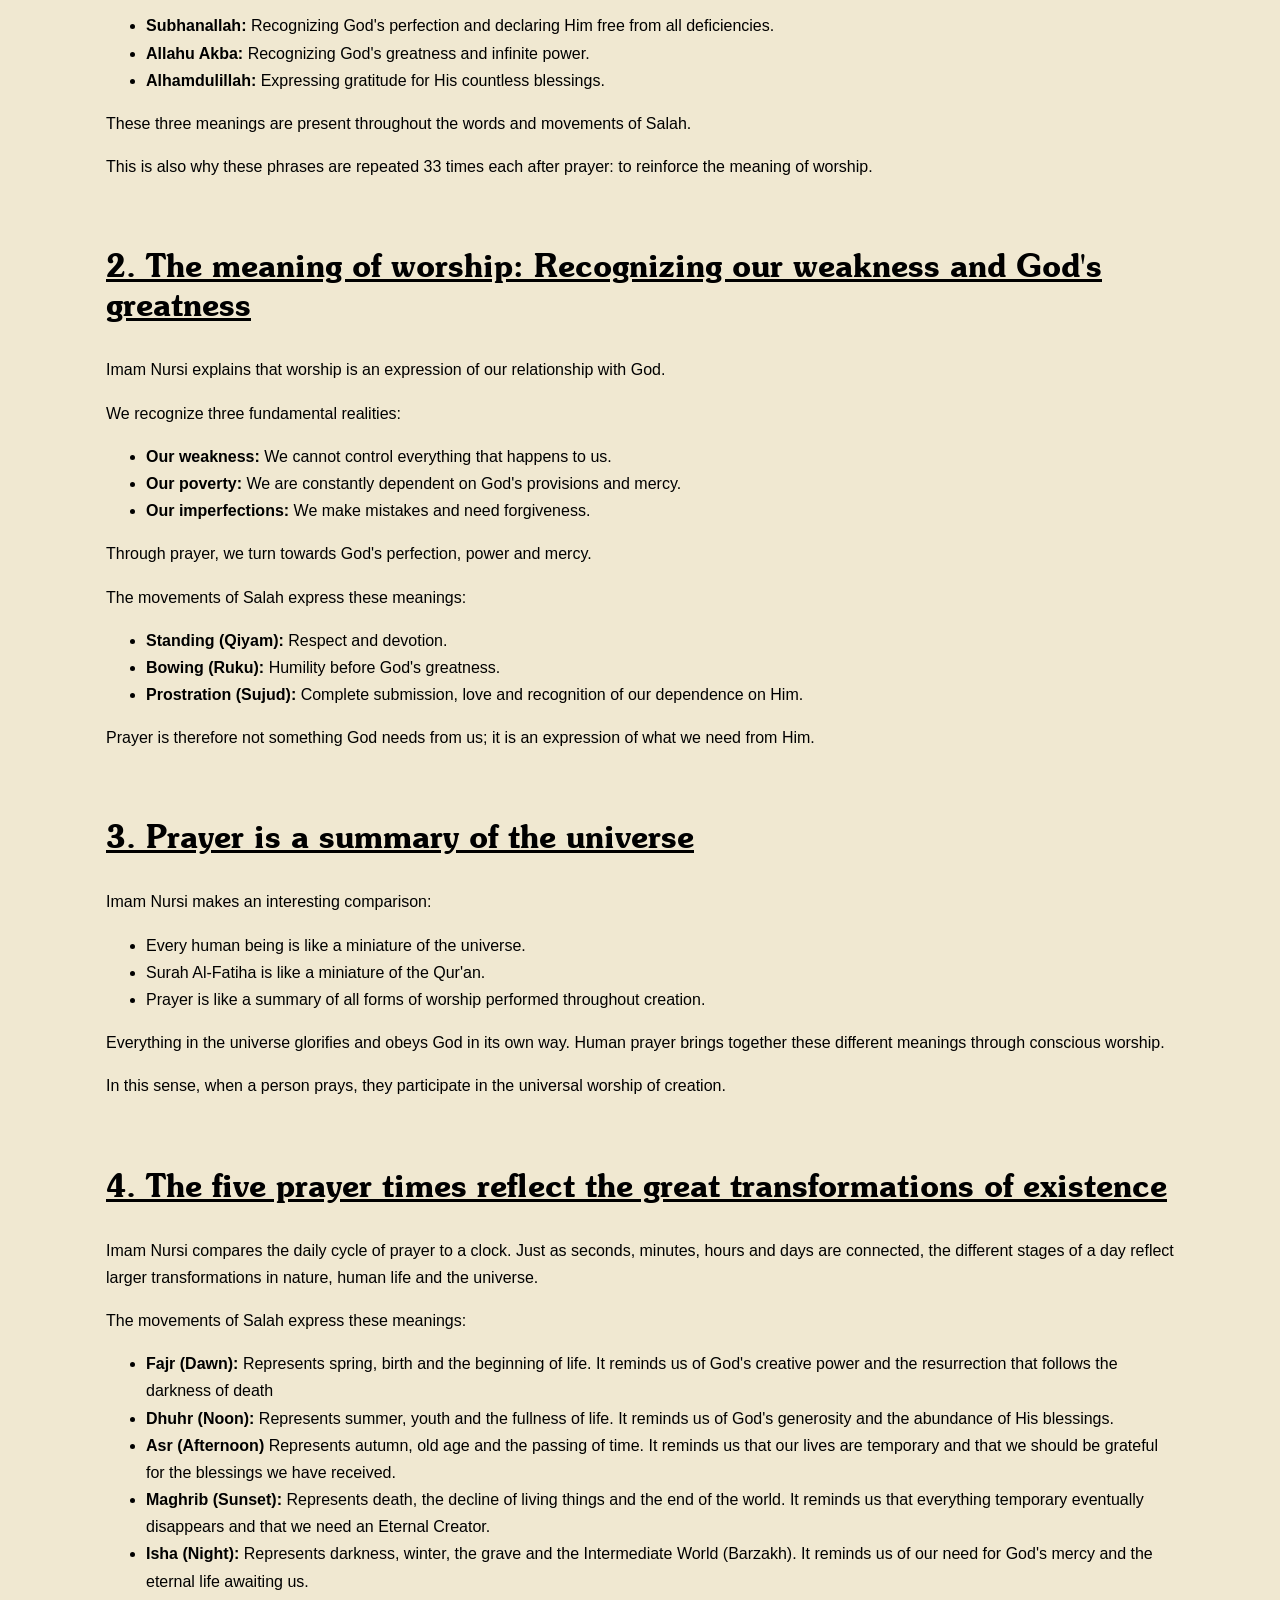
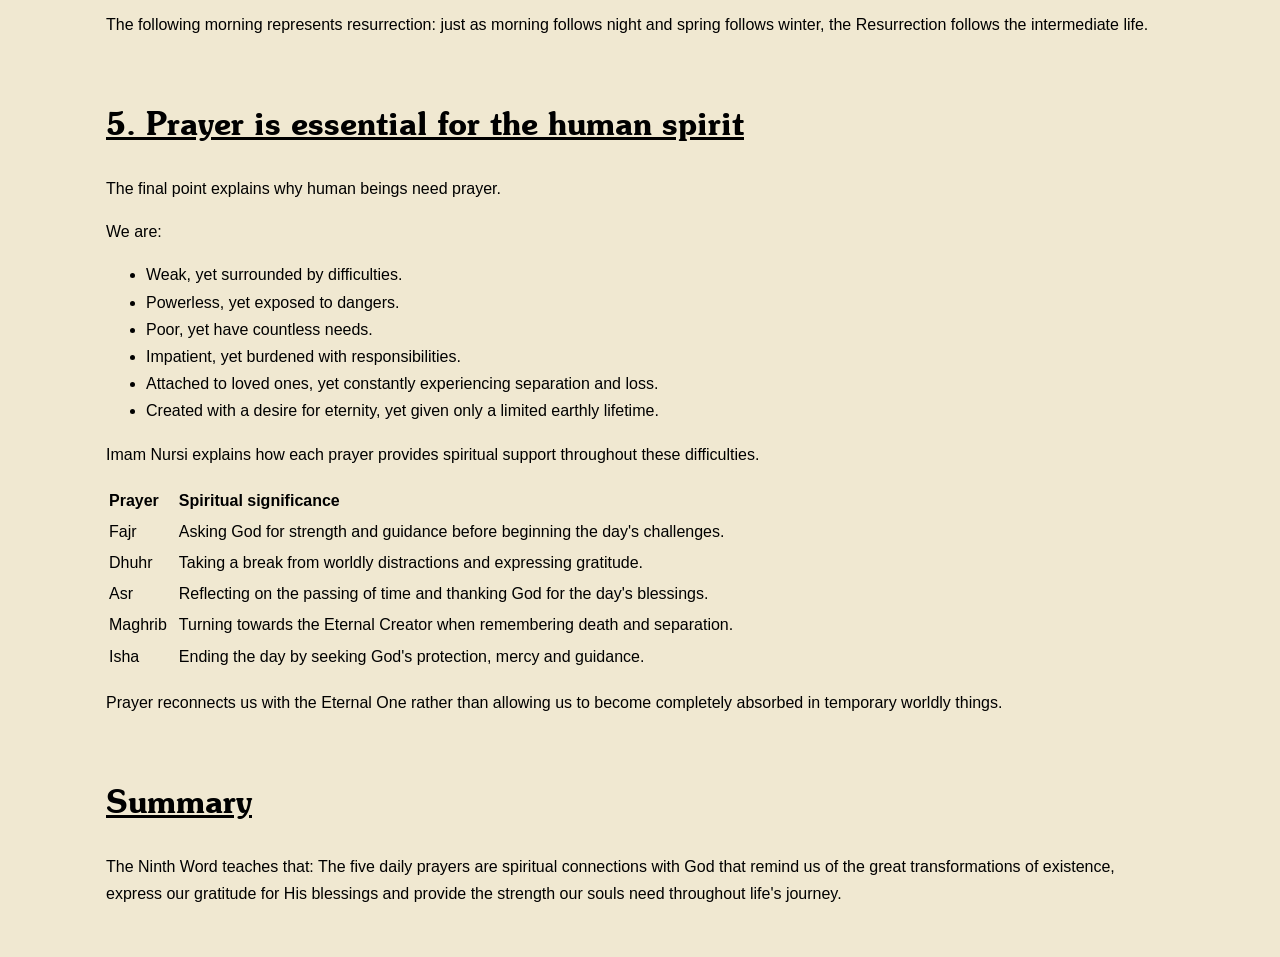
<file: words/words_09.html>
<!DOCTYPE html>

<html lang="en">

	<head>
		<link rel="stylesheet" type="text/css" href="../resources/css/style.css">
		
		<link rel="icon" type="image/x-icon" href="../resources/img/logo.png">
		
		<meta name="viewport" content="width=device-width, initial-scale=1.0">
		
		<meta http-equiv="refresh" content="300">
		
		<title>The Ninth Word</title>
	</head>

	<body>
		<header>
		
			<h2>The Ninth Word — The Wisdom Behind the Five Daily Prayers</h2>

		</header>

		<section>
			
			<img src="../resources/img/words_09/IMG00.png" alt="The Ninth Word">
			
			<br>
			
			<img src="../resources/img/words_09/IMG01.png" alt="The Ninth Word ENG">
			
			<br>
			
			<p class="normal-text">The <b>Ninth Word</b> of <i>The Words</i> by Imam Said Nursi explains <b>why the five daily prayers (Salah/Namaz) are prescribed at specific times of the day.</b></p>
			
			<p class="normal-text">Its central message is that the five prayer times are not arbitrary. Each one corresponds to an important transformation in the universe and reminds us of God's power, mercy and countless blessings.</p>
			
			<p class="normal-text">Imam Nursi explains this through five main points.</p>
			
			<img src="../resources/img/words_09/IMG02.jpg" alt="Prayer">
			
			<br>
			
			<h3>1. The purpose of prayer: Glorification, Greatness and Gratitude</h3>
			
			<p class="normal-text">
				Prayer brings together three fundamental forms of worship:
				
				<ul>
					<li class="normal-text"><b>Subhanallah:</b> Recognizing God's perfection and declaring Him free from all deficiencies.</li>
					<li class="normal-text"><b>Allahu Akba:</b> Recognizing God's greatness and infinite power.</li>
					<li class="normal-text"><b>Alhamdulillah:</b> Expressing gratitude for His countless blessings.</li>
				</ul>
			</p>
			
			<p class="normal-text">These three meanings are present throughout the words and movements of Salah.</p>
			
			<p class="normal-text">This is also why these phrases are repeated 33 times each after prayer: to reinforce the meaning of worship.</p>
			
			<br>
			
			<h3>2. The meaning of worship: Recognizing our weakness and God's greatness</h3>
			
			<p class="normal-text">Imam Nursi explains that worship is an expression of our relationship with God.</p>
			
			<p class="normal-text">
				We recognize three fundamental realities:
				
				<ul>
					<li class="normal-text"><b>Our weakness:</b> We cannot control everything that happens to us.</li>
					<li class="normal-text"><b>Our poverty:</b> We are constantly dependent on God's provisions and mercy.</li>
					<li class="normal-text"><b>Our imperfections:</b> We make mistakes and need forgiveness.</li>
				</ul>
			</p>
			
			<p class="normal-text">Through prayer, we turn towards God's perfection, power and mercy.</p>
			
			<p class="normal-text">
				The movements of Salah express these meanings:
				
				<ul>
					<li class="normal-text"><b>Standing (Qiyam):</b> Respect and devotion.</li>
					<li class="normal-text"><b>Bowing (Ruku):</b> Humility before God's greatness.</li>
					<li class="normal-text"><b>Prostration (Sujud):</b> Complete submission, love and recognition of our dependence on Him.</li>
				</ul>
			</p>
			
			<p class="normal-text">Prayer is therefore not something God needs from us; it is an expression of what we need from Him.</p>

			<br>
			
			<h3>3. Prayer is a summary of the universe</h3>
			
			<p class="normal-text">
				Imam Nursi makes an interesting comparison:
				
				<ul>
					<li class="normal-text">Every human being is like a miniature of the universe.</li>
					<li class="normal-text">Surah Al-Fatiha is like a miniature of the Qur'an.</li>
					<li class="normal-text">Prayer is like a summary of all forms of worship performed throughout creation.</li>
				</ul>
			</p>

			<p class="normal-text">Everything in the universe glorifies and obeys God in its own way. Human prayer brings together these different meanings through conscious worship.</p>
			
			<p class="normal-text">In this sense, when a person prays, they participate in the universal worship of creation.</p>

			<br>
			
			<h3>4. The five prayer times reflect the great transformations of existence</h3>
			
			<p class="normal-text">Imam Nursi compares the daily cycle of prayer to a clock. Just as seconds, minutes, hours and days are connected, the different stages of a day reflect larger transformations in nature, human life and the universe.</p>
			
			<p class="normal-text">
				The movements of Salah express these meanings:
				
				<ul>
					<li class="normal-text"><b>Fajr (Dawn):</b> Represents spring, birth and the beginning of life. It reminds us of God's creative power and the resurrection that follows the darkness of death</li>
					<li class="normal-text"><b>Dhuhr (Noon):</b> Represents summer, youth and the fullness of life. It reminds us of God's generosity and the abundance of His blessings.</li>
					<li class="normal-text"><b>Asr (Afternoon)</b> Represents autumn, old age and the passing of time. It reminds us that our lives are temporary and that we should be grateful for the blessings we have received.</li>
					<li class="normal-text"><b>Maghrib (Sunset):</b> Represents death, the decline of living things and the end of the world. It reminds us that everything temporary eventually disappears and that we need an Eternal Creator.</li>
					<li class="normal-text"><b>Isha (Night):</b> Represents darkness, winter, the grave and the Intermediate World (Barzakh). It reminds us of our need for God's mercy and the eternal life awaiting us.</li>
				</ul>
			</p>
			
			<p class="normal-text">The following morning represents resurrection: just as morning follows night and spring follows winter, the Resurrection follows the intermediate life.</p>
			
			<br>
			
			<h3>5. Prayer is essential for the human spirit</h3>
			
			<p class="normal-text">The final point explains why human beings need prayer.</p>
			
			<p class="normal-text">
				We are:
				
				<ul>
					<li class="normal-text">Weak, yet surrounded by difficulties.</li>
					<li class="normal-text">Powerless, yet exposed to dangers.</li>
					<li class="normal-text">Poor, yet have countless needs.</li>
					<li class="normal-text">Impatient, yet burdened with responsibilities.</li>
					<li class="normal-text">Attached to loved ones, yet constantly experiencing separation and loss.</li>
					<li class="normal-text">Created with a desire for eternity, yet given only a limited earthly lifetime.</li>
				</ul>
			</p>
			
			<p class="normal-text">Imam Nursi explains how each prayer provides spiritual support throughout these difficulties.</p>
			
			<table class="normal-text">
				<tr>
					<th align="left">Prayer</th>
					<td></td>
					<td></td>
					<th align="left">Spiritual significance</th>
				</tr>
				<tr>
					<td>Fajr</td>
					<td></td>
					<td></td>
					<td>Asking God for strength and guidance before beginning the day's challenges.</td>
				</tr>
				<tr>
					<td>Dhuhr</td>
					<td></td>
					<td></td>
					<td>Taking a break from worldly distractions and expressing gratitude.</td>
				</tr>
				<tr>
					<td>Asr</td>
					<td></td>
					<td></td>
					<td>Reflecting on the passing of time and thanking God for the day's blessings.</td>
				</tr>
				<tr>
					<td>Maghrib</td>
					<td></td>
					<td></td>
					<td>Turning towards the Eternal Creator when remembering death and separation.</td>
				</tr>
				<tr>
					<td>Isha</td>
					<td></td>
					<td></td>
					<td>Ending the day by seeking God's protection, mercy and guidance.</td>
				</tr>
			</table>
			
			<p class="normal-text">Prayer reconnects us with the Eternal One rather than allowing us to become completely absorbed in temporary worldly things.</p>
			
			<br>
			
			<h3>Summary</h3>
			
			<p class="normal-text">The Ninth Word teaches that: The five daily prayers are spiritual connections with God that remind us of the great transformations of existence, express our gratitude for His blessings and provide the strength our souls need throughout life's journey.</p>
			
			<br>
			
		</section>
	</body>
</html>
</file>
<file: resources/css/style.css>
/* --------------------------------------- */
/* BASIC SETUP */
/* --------------------------------------- */

* {
    box-sizing: border-box;
}

html{
    background-color: #F0E8D1;
    color: #000000;
	font-size: 16px;
	display: flex;
	flex-wrap: wrap;
	gap: 1rem;
}

body {
    margin: 0;
    padding: 0;
    overflow-x: hidden;
}

header{
	padding-left:10px;
}

section{
    width: min(100%, 1100px);
    margin: auto;
    padding: 1rem;
}

/* --------------------------------------- */
/* FONTS */
/* --------------------------------------- */

@font-face {
    font-family: 'Barla_Liva_Nur';
    src: url('../fonts/Barla_001_Liva_Nur.ttf') format('truetype');
    font-weight: normal;
    font-style: normal;
}

@font-face {
    font-family: 'Barla_Souvenir_Demi_BT';
    src: url('../fonts/Barla_012_Souvenir_Demi_BT.ttf') format('truetype');
    font-weight: normal;
    font-style: normal;
}

@font-face {
    font-family: 'Barla_Aria_Script';
    src: url('../fonts/Barla_001_Liva_Nur.ttf') format('truetype');
    font-weight: normal;
    font-style: normal;
}

@font-face {
    font-family: 'Cormorant_Garamond=';
    src: url('../fonts/CormorantGaramond-VariableFont_wght.ttf') format('truetype');
    font-weight: normal;
    font-style: normal;
}

@font-face {
    font-family: 'Cormorant_Garamond_Italic=';
    src: url('../fonts/CormorantGaramond-Italic-VariableFont_wght.ttf') format('truetype');
}


/* --------------------------------------- */
/* Responsive images */
/* --------------------------------------- */

img {
    max-width: 100%;
    height: auto;
    display: block;
}

/* --------------------------------------- */
/* Format heading, text, etc */
/* --------------------------------------- */

h1{
	font-size: clamp(2rem, 5vw, 3.5rem);
}

h2{
	font-family: 'Barla_Souvenir_Demi_BT', sans-serif;
	font-weight: normal;
	font-size: clamp(1.5rem, 4vw, 2.5rem);
}

h3{
	font-family: 'Barla_Souvenir_Demi_BT', sans-serif;
	font-weight: normal;
	font-size: clamp(1rem, 4vw + 1rem, 2rem);
	text-decoration: underline;
}
img{
    width: 100%;
    max-width: 700px;
    margin: auto;
}
details {
	border: 1px solid #F0E8D1;
	border-radius: 4px;
	padding: 0.5em 0.5em 0;
}

summary {
	font-family: 'Barla_Liva_Nur', sans-serif;
	font-weight: normal;
	font-size: clamp(3rem, 4vw + 1rem, 5rem);
	margin: -0.5em -0.5em 0;
	padding: 0.5em;
}

details[open] {
	padding: 0.5em;
}

details[open] summary {
	border-bottom: 1px solid #F0E8D1;
	margin-bottom: 0.5em;
}

p{
	font-family: 'Barla_Souvenir_Demi_BT', sans-serif;
	font-weight: normal;
	line-height: 1.7;
}

li{
	font-family: 'Barla_Souvenir_Demi_BT', sans-serif;
	font-weight: normal;
}

a{
	font-family: 'Barla_Souvenir_Demi_BT', sans-serif;
	color: #000000;
	font-weight: normal;
}

.normal-text{
	font-family: 'Cormorant_Garamond', sans-serif;
	font-weight: normal;
	line-height: 1.7;
}

.italic-text{
	font-family: 'Cormorant_Garamond_Italic', sans-serif;
	line-height: 1.7;
}

.truth{
    background:#eef4fa;
    padding:16px;
    margin:14px 0;
    border-left:5px solid #457b9d;
    border-radius:8px;
}

.quote{
    background:#F0E8D1;
    border-left:5px solid #1d3557;
    padding:16px;
    font-style:italic;
}
</file>
